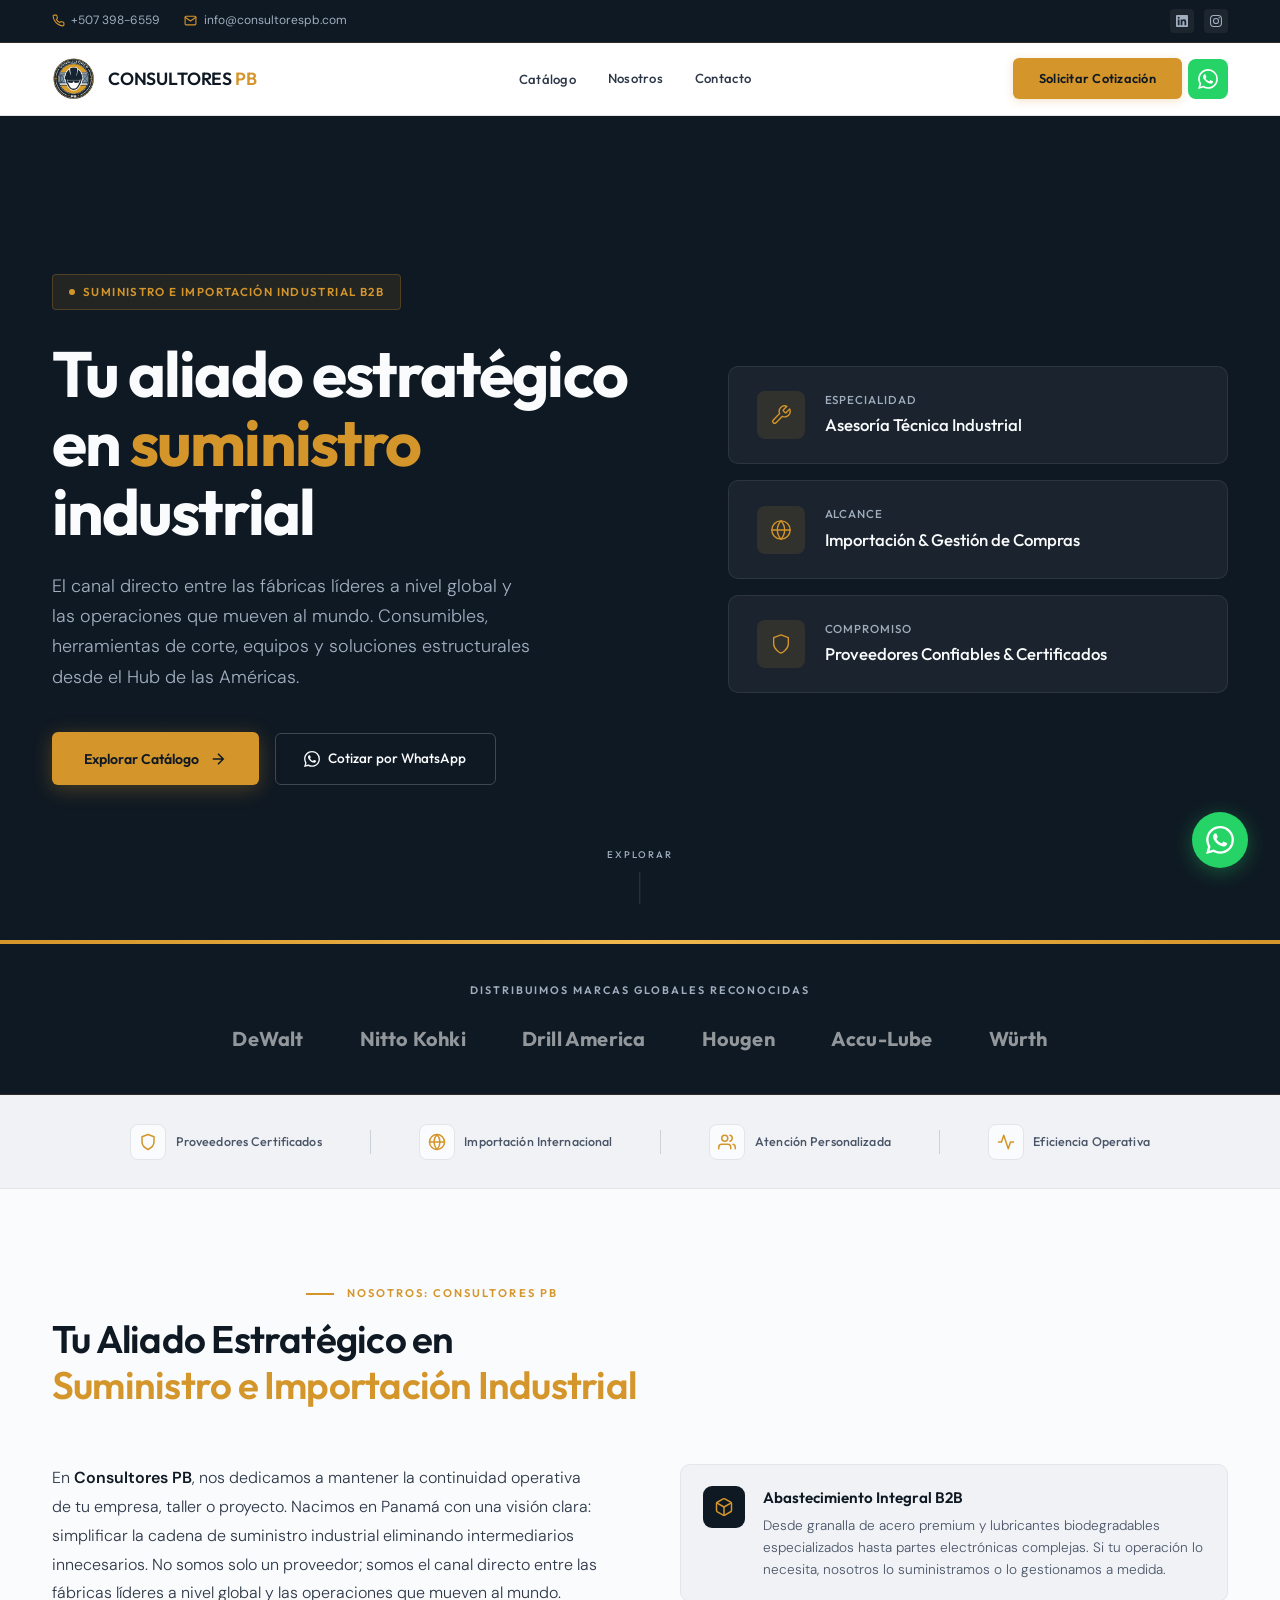
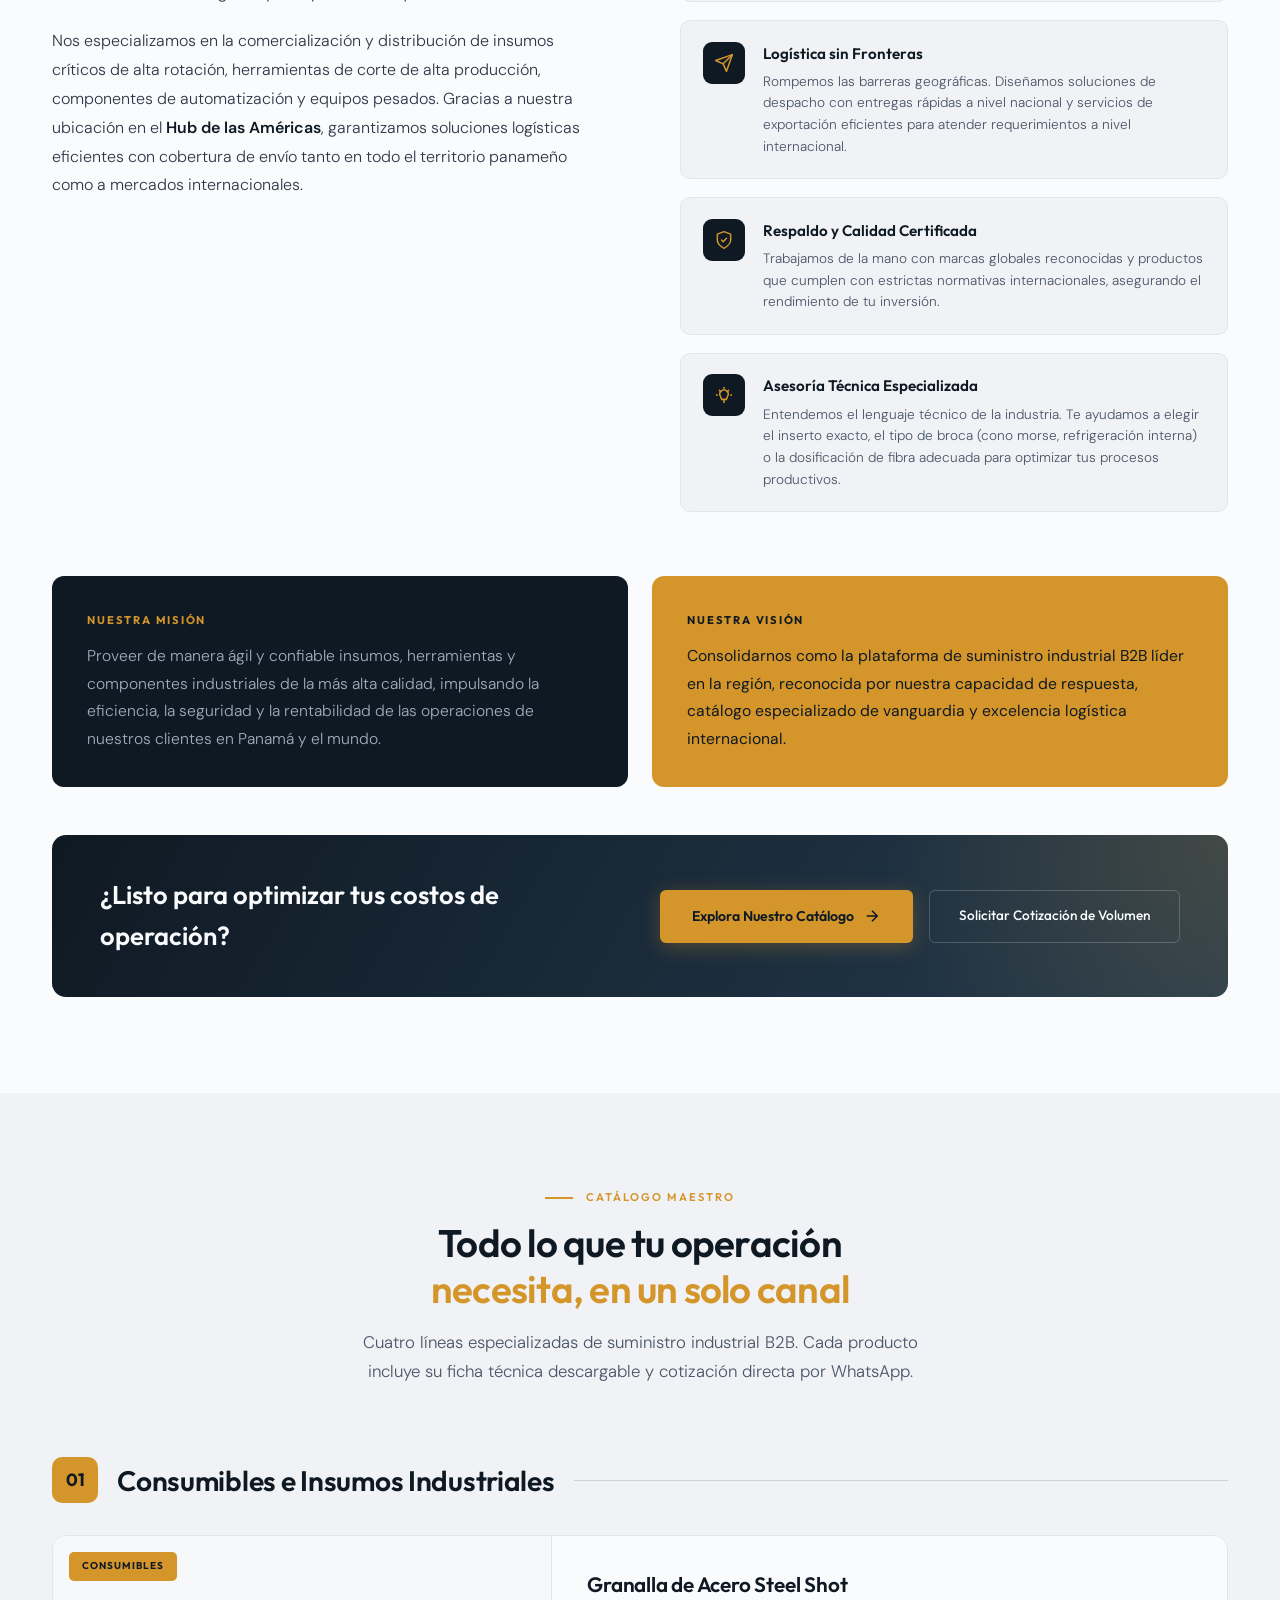
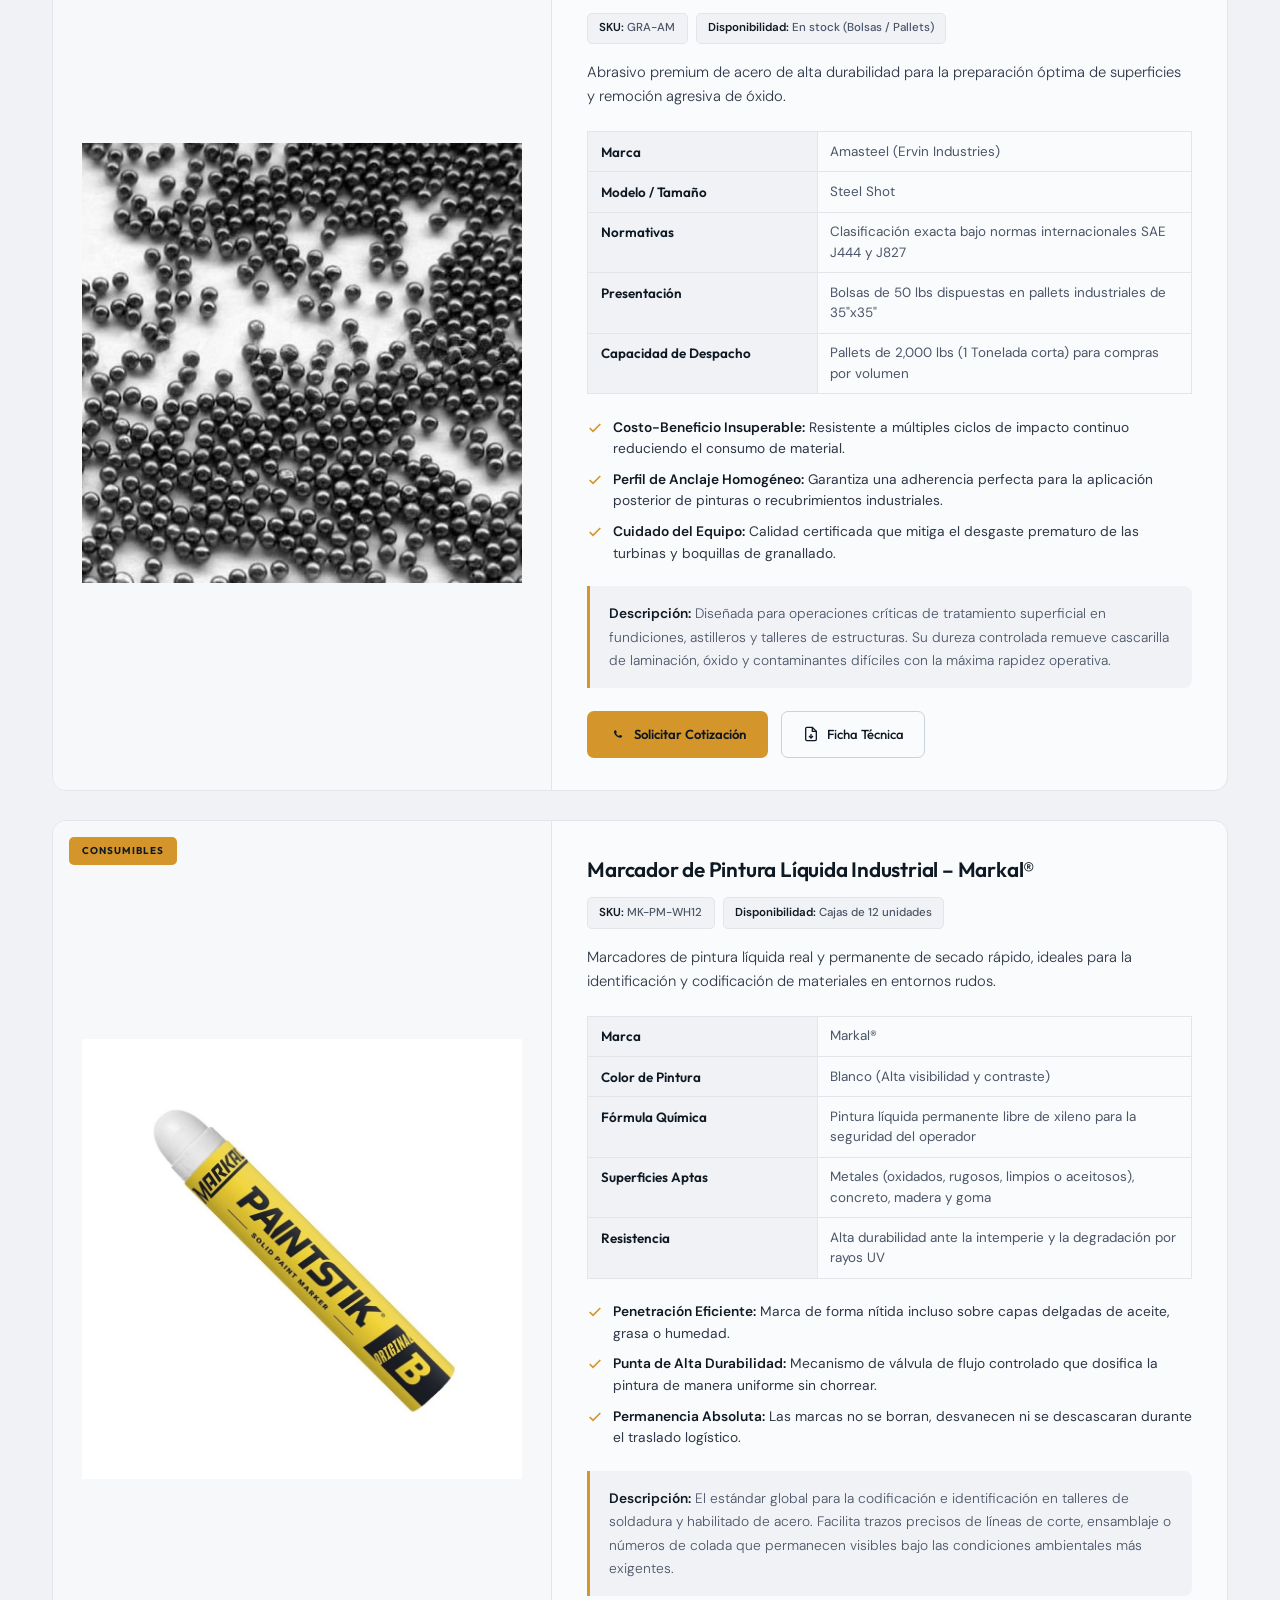
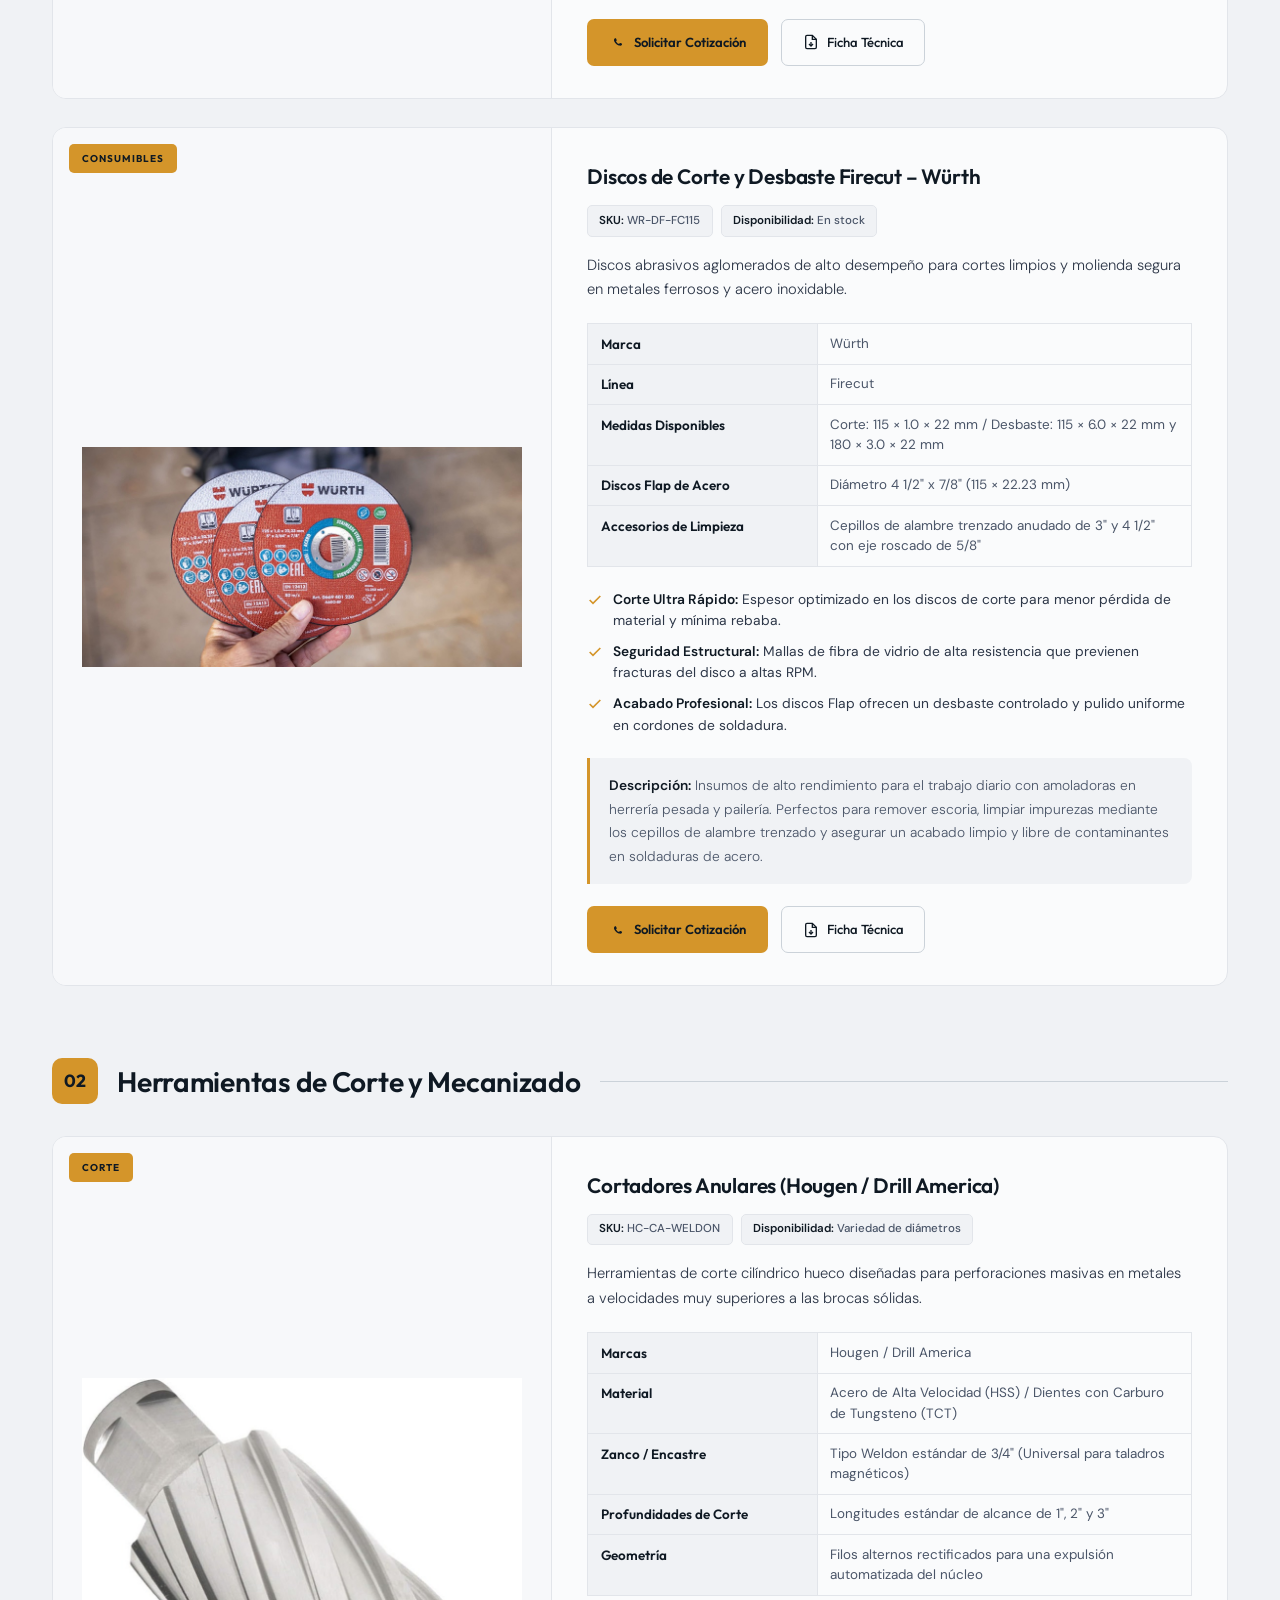
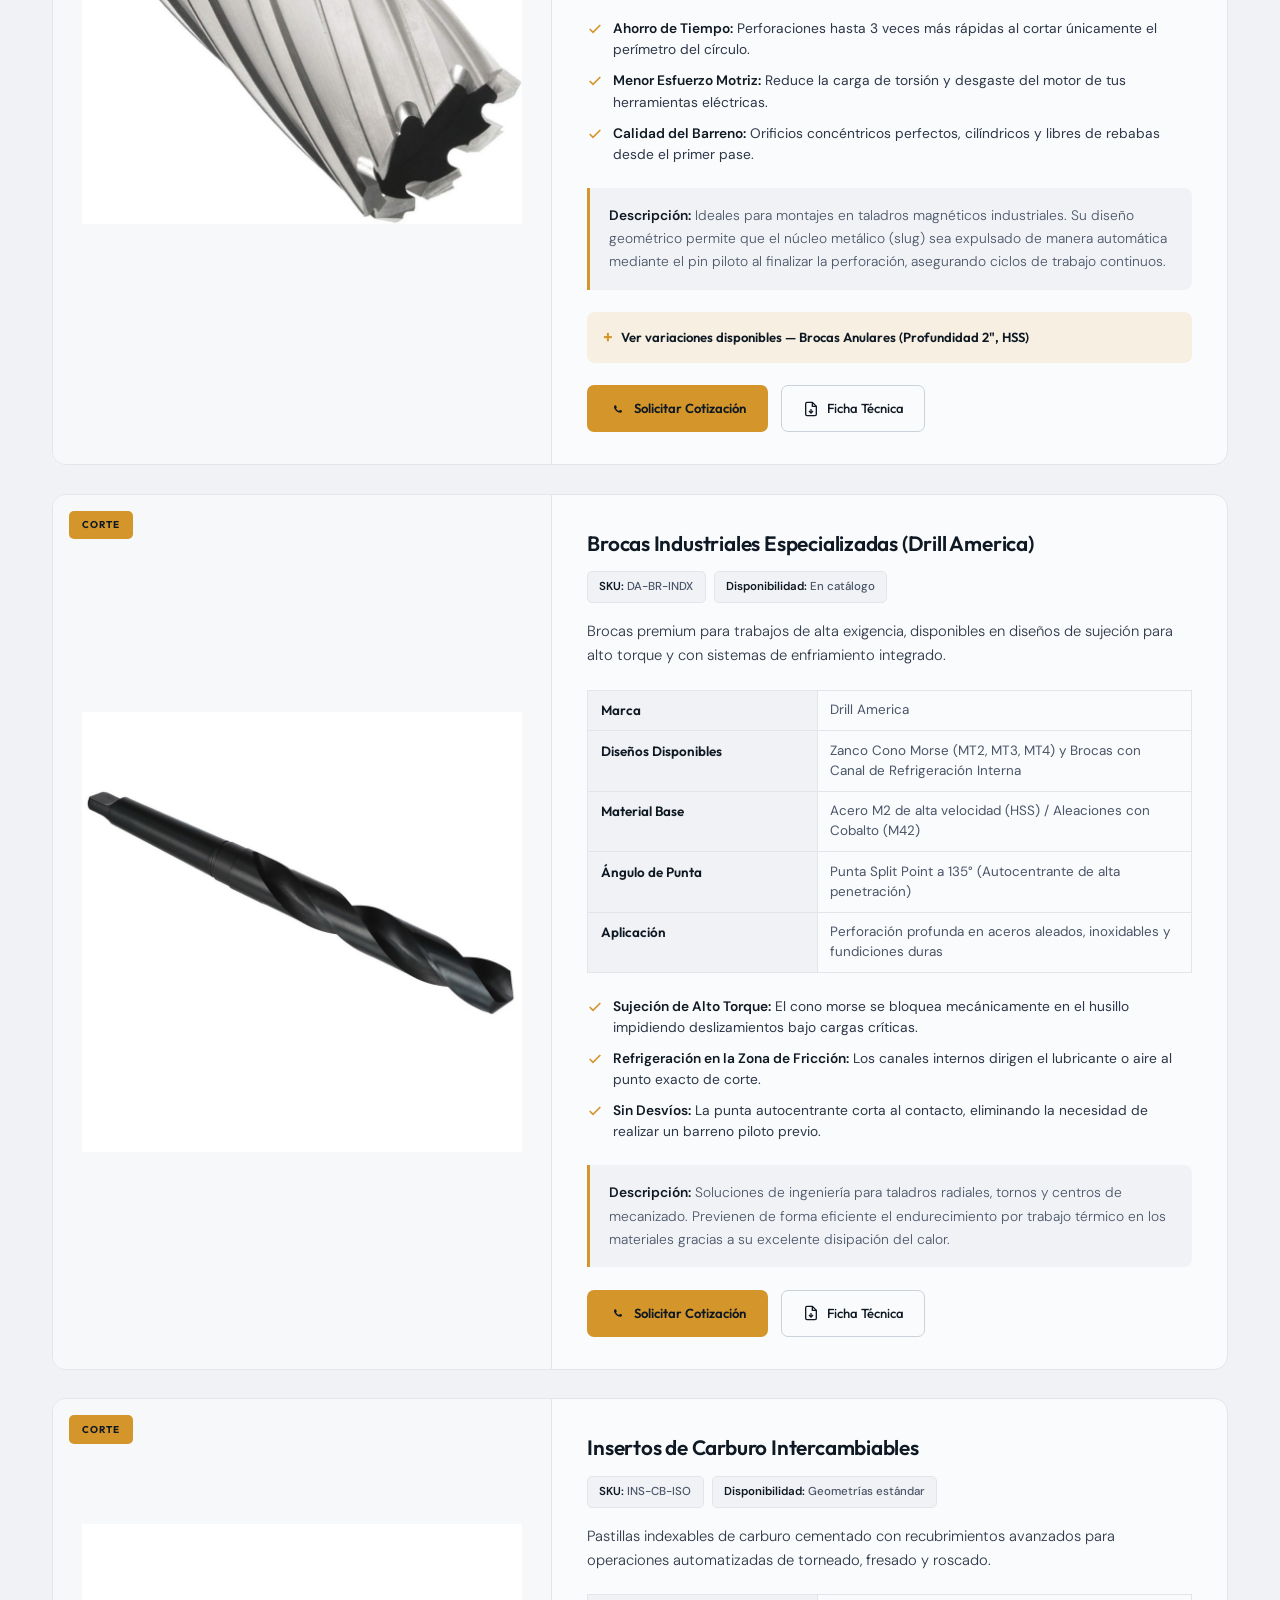
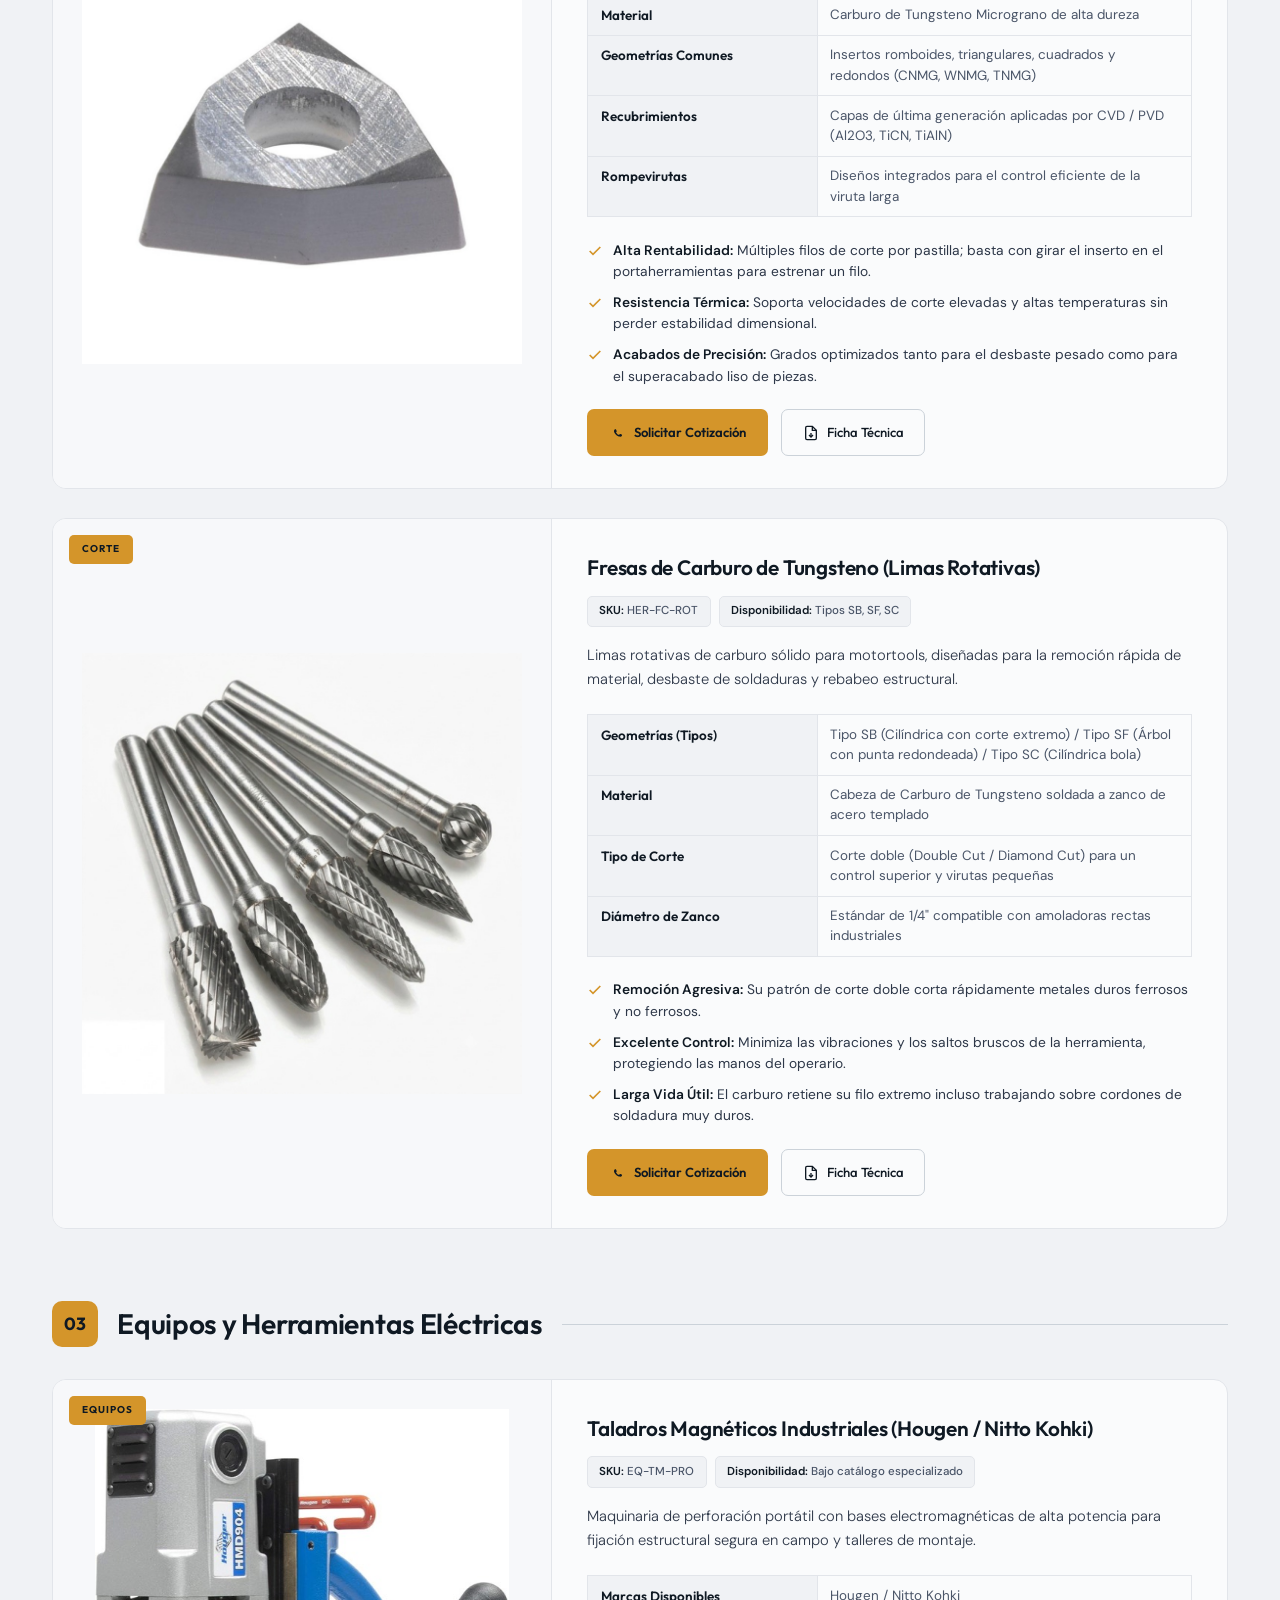
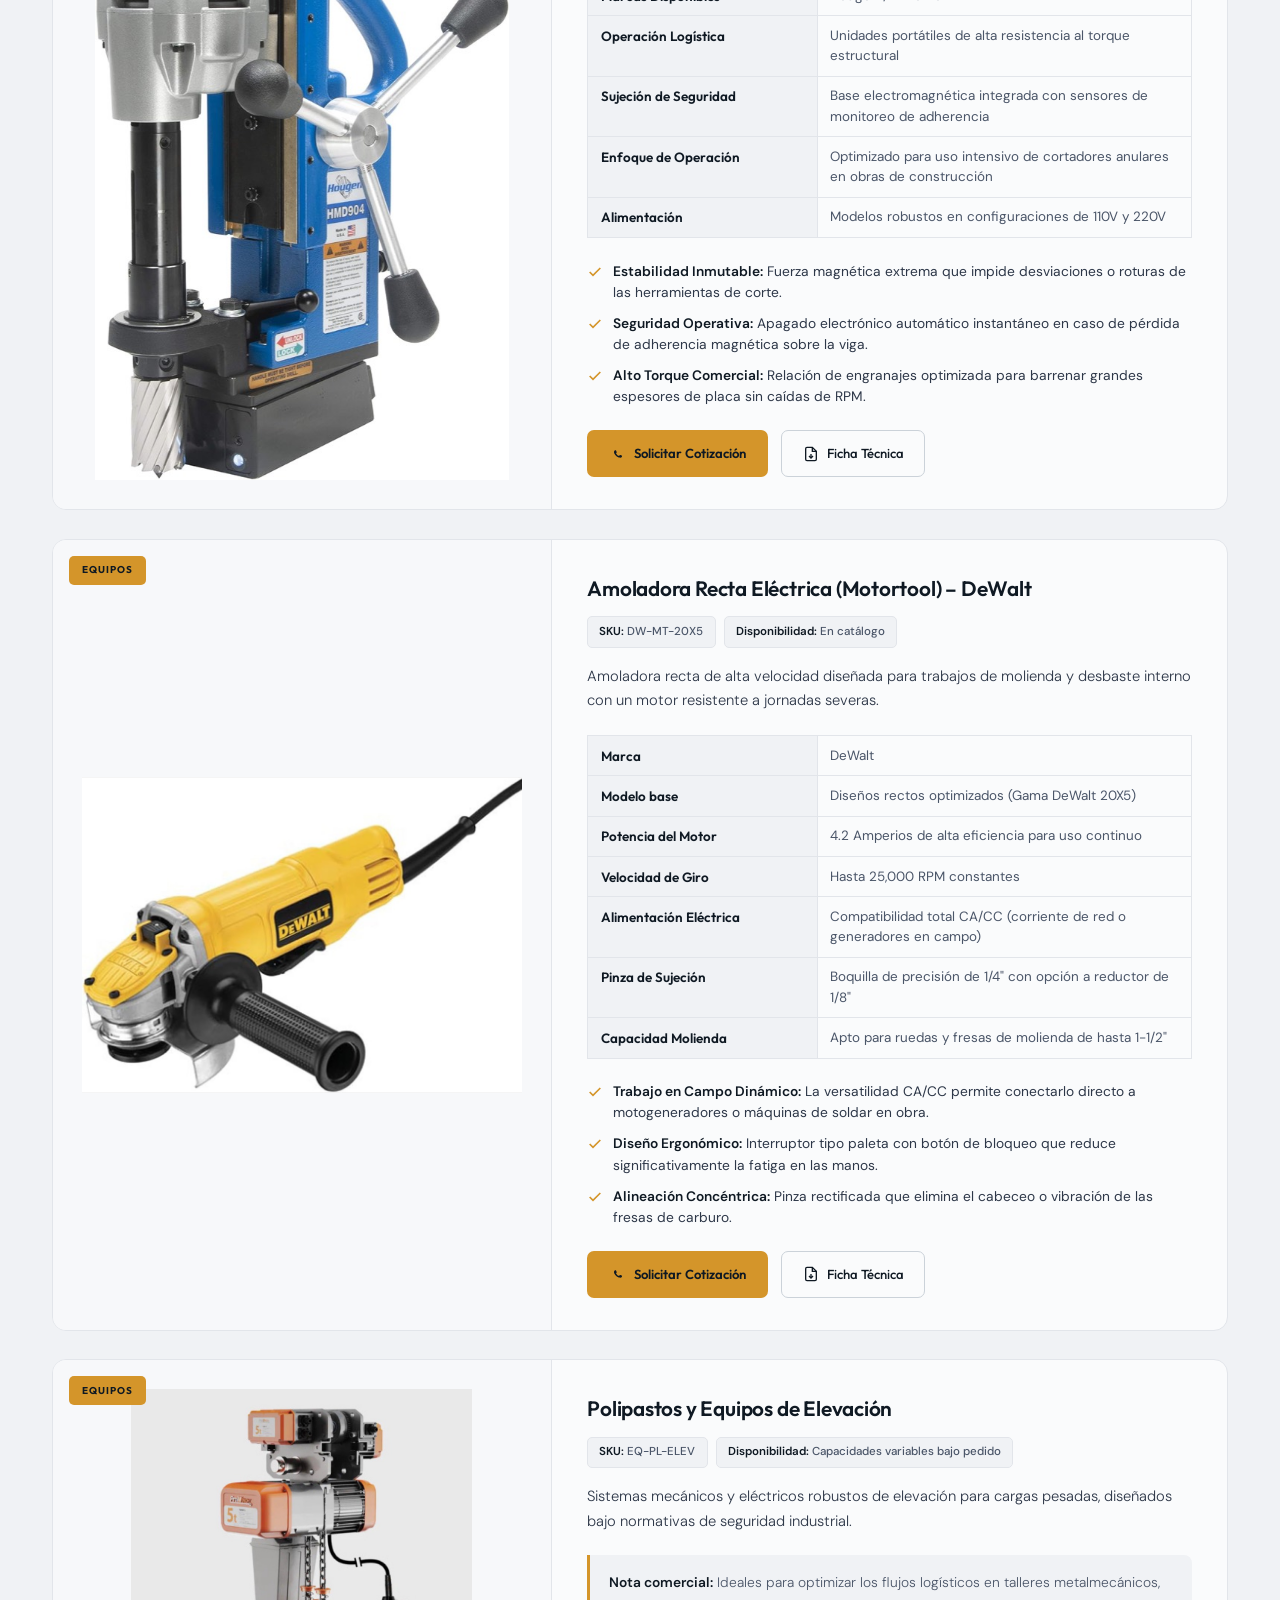
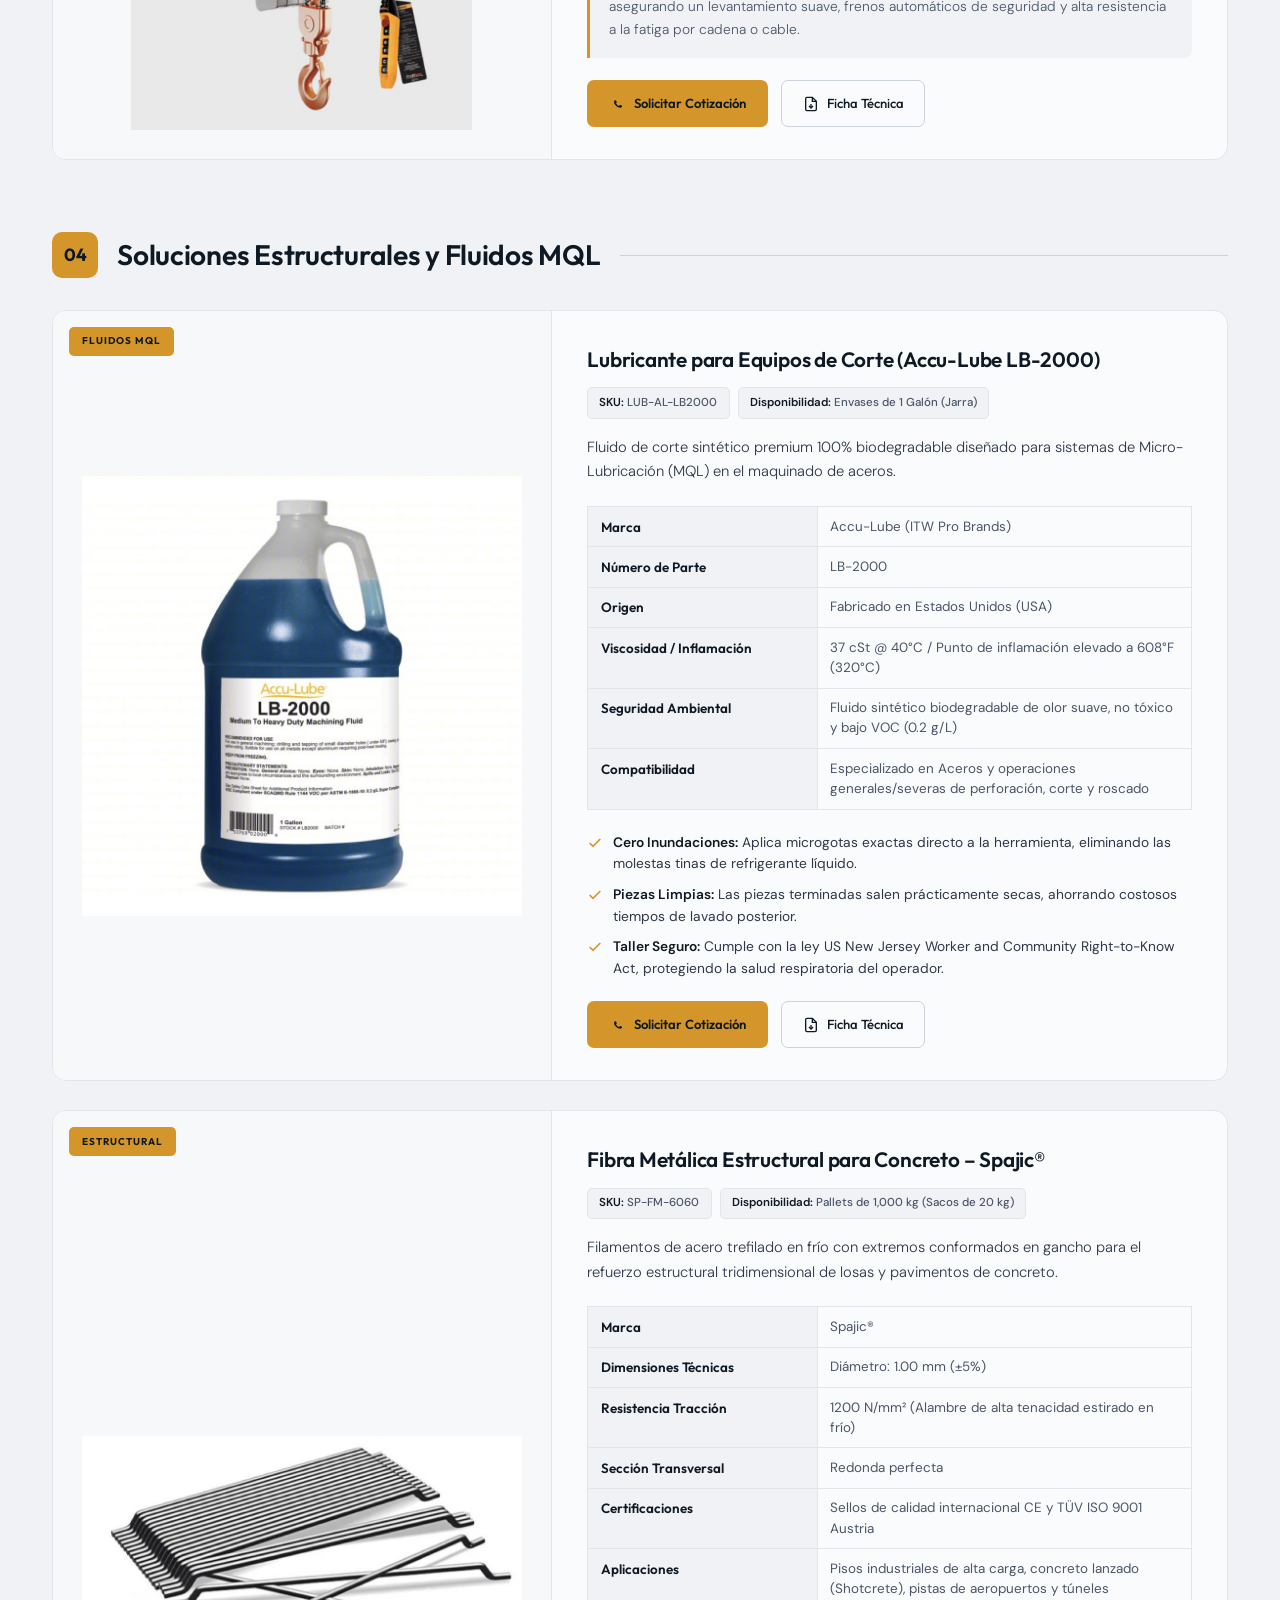
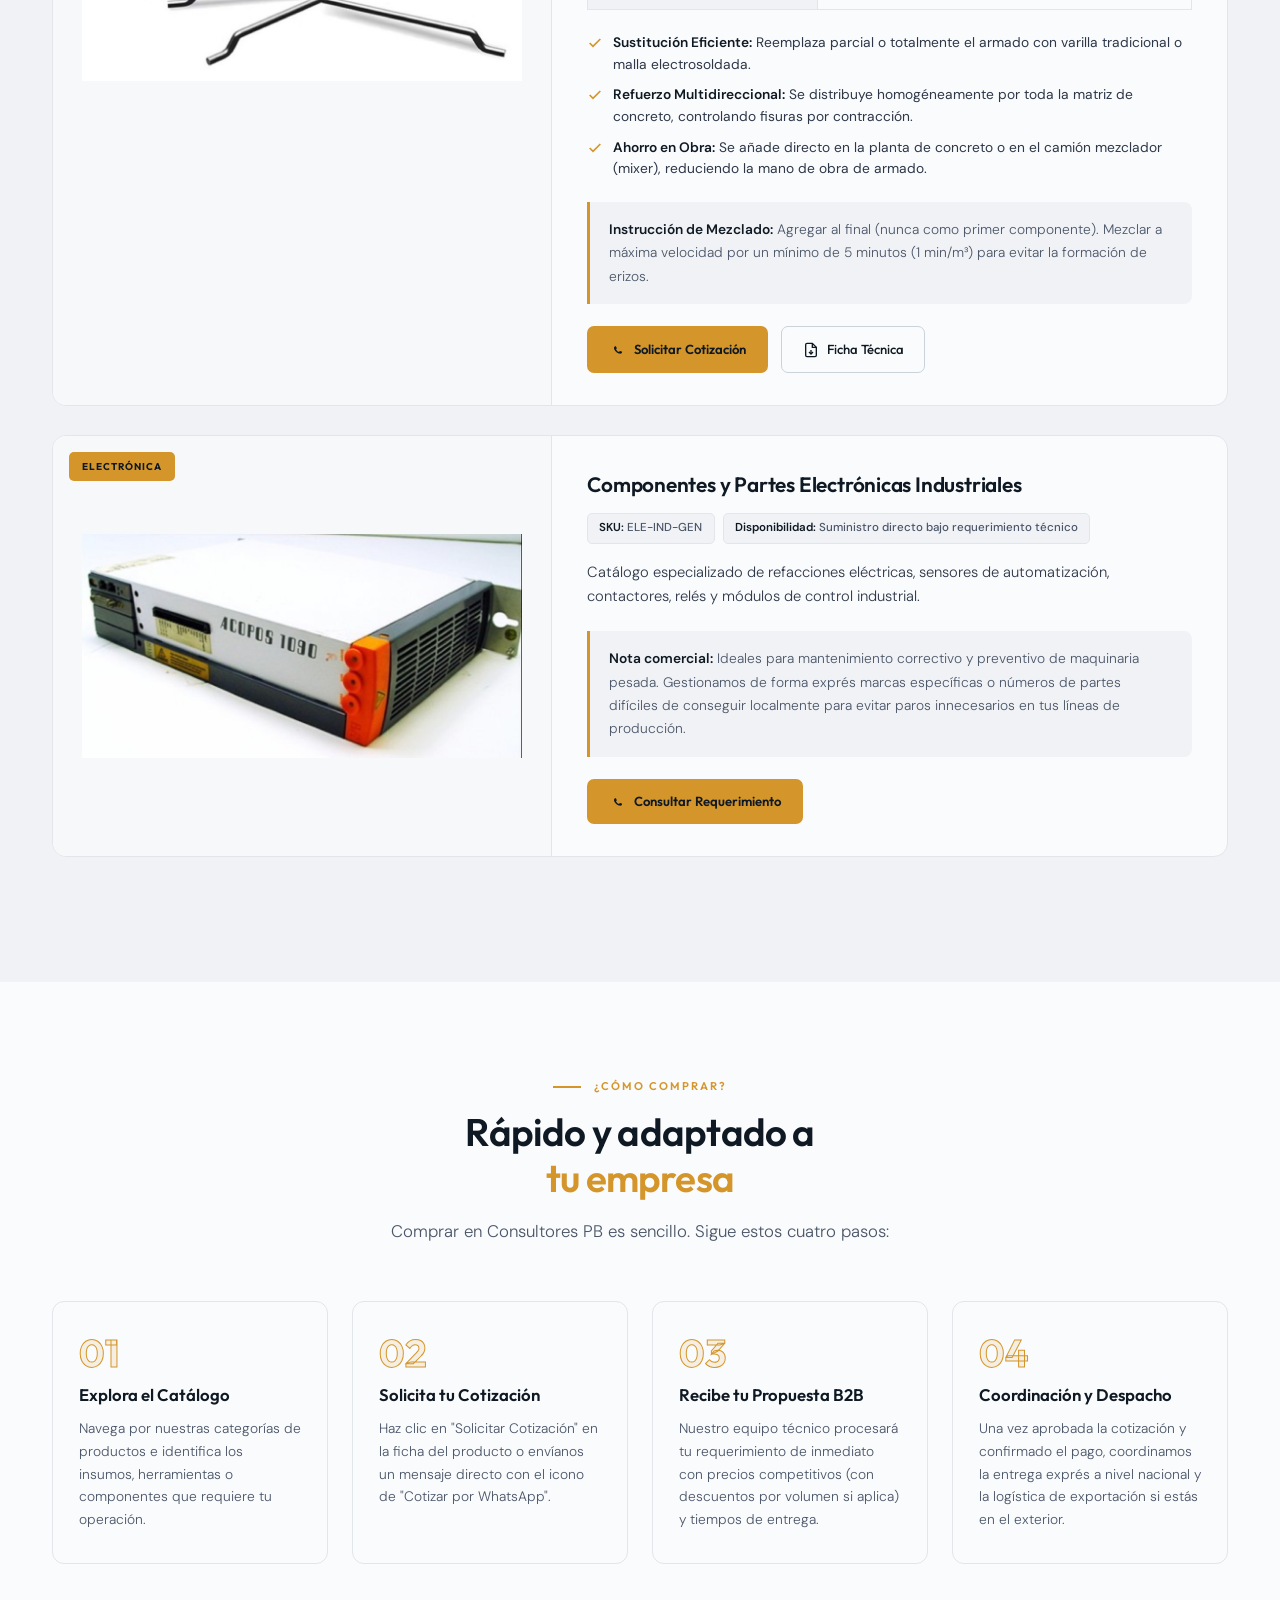
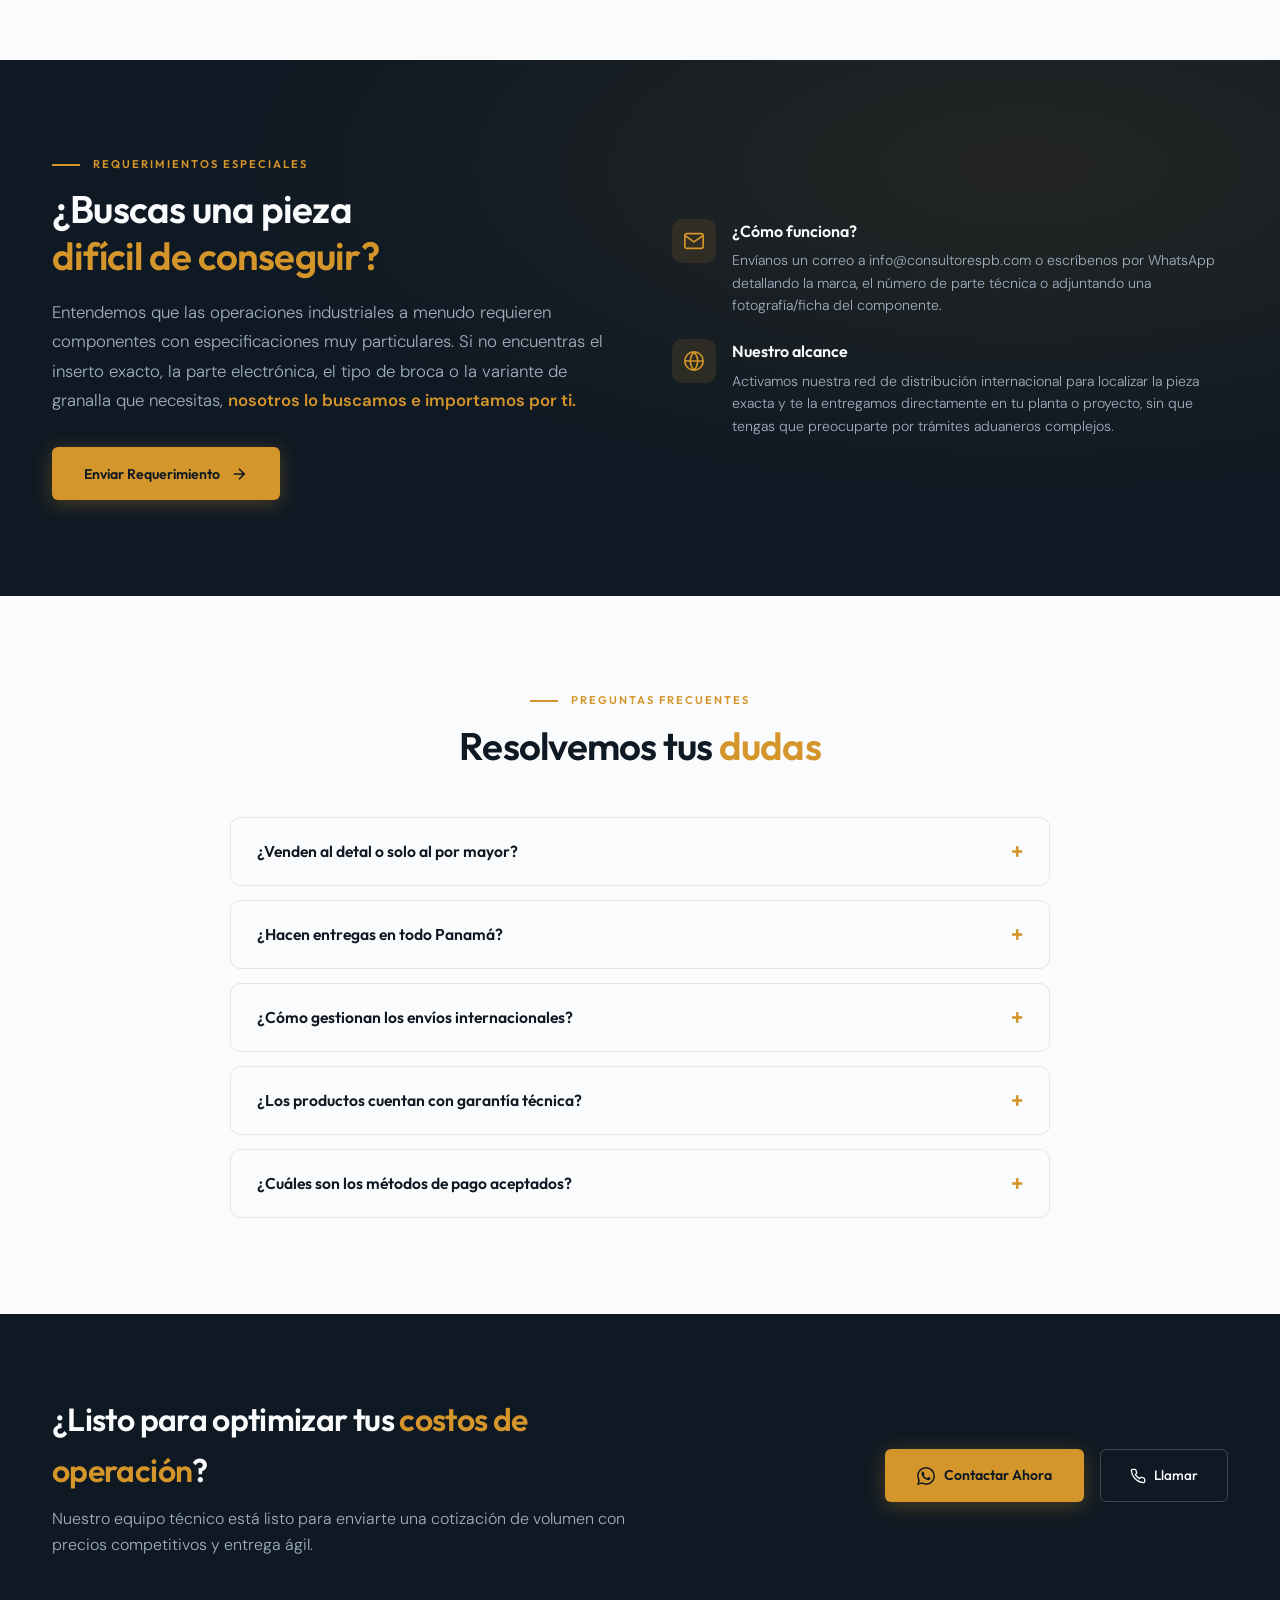
<file: index.html>
<!DOCTYPE html>
<html lang="es">
<head>
  <meta charset="UTF-8">
  <meta name="viewport" content="width=device-width, initial-scale=1.0">
  <title>Suministro Industrial B2B en Panamá | Consultores PB</title>
  <meta name="description" content="Suministro e importación industrial B2B en Panamá: consumibles, herramientas de corte, equipos eléctricos y soluciones estructurales. Cotiza hoy.">
  <meta name="keywords" content="suministro industrial, importación B2B, herramientas de corte, granalla de acero, taladros magnéticos, insertos de carburo, Panamá, DeWalt, Hougen, Drill America, Würth, Accu-Lube, Nitto Kohki">
  <meta name="author" content="Consultores PB">
  <meta name="robots" content="index, follow">
  <meta name="theme-color" content="#0F1923">

  <!-- Open Graph (previsualización al compartir el link) -->
  <meta property="og:type" content="website">
  <meta property="og:title" content="Consultores PB — Suministro e Importación Industrial B2B">
  <meta property="og:description" content="Tu aliado estratégico en suministro e importación industrial en Panamá. El canal directo entre las fábricas líderes globales y tu operación.">
  <meta property="og:locale" content="es_PA">
  <meta property="og:site_name" content="Consultores PB">
  <meta property="og:url" content="https://grupoconsultorespb.com/">
  <meta property="og:image" content="https://grupoconsultorespb.com/og-image.jpg">
  <meta property="og:image:width" content="1200">
  <meta property="og:image:height" content="630">
  <meta property="og:image:alt" content="Consultores PB — Suministro e Importación Industrial B2B en Panamá">

  <!-- Twitter Card -->
  <meta name="twitter:card" content="summary_large_image">
  <meta name="twitter:title" content="Consultores PB — Suministro e Importación Industrial B2B">
  <meta name="twitter:description" content="Tu aliado estratégico en suministro e importación industrial en Panamá. El canal directo entre las fábricas líderes globales y tu operación.">
  <meta name="twitter:image" content="https://grupoconsultorespb.com/og-image.jpg">

  <!-- Canonical -->
  <link rel="canonical" href="https://grupoconsultorespb.com/">

  <!-- Apple Touch Icon -->
  <link rel="apple-touch-icon" sizes="180x180" href="https://grupoconsultorespb.com/apple-touch-icon.png">

  <link rel="icon" type="image/svg+xml" href="data:image/svg+xml,%3Csvg xmlns='http://www.w3.org/2000/svg' viewBox='0 0 64 64'%3E%3Ccircle cx='32' cy='32' r='30' fill='%230F1923' stroke='%23D4952A' stroke-width='2'/%3E%3Cpath d='M20 38h24M22 34h20M18 42h28' stroke='%23D4952A' stroke-width='1.5' fill='none'/%3E%3Cpath d='M24 30l8-14 8 14' fill='%23D4952A'/%3E%3C/svg%3E">

  <!-- Preload hero LCP image -->
  <link rel="preload" as="image" href="https://images.unsplash.com/photo-1770372762108-acee3a5acc52?w=1600&q=80">

  <link rel="preconnect" href="https://fonts.googleapis.com">
  <link rel="preconnect" href="https://fonts.gstatic.com" crossorigin>
  <link href="https://fonts.googleapis.com/css2?family=Outfit:wght@300;400;500;600;700&family=DM+Sans:ital,opsz,wght@0,9..40,300;0,9..40,400;0,9..40,500;1,9..40,300;1,9..40,400&display=swap" rel="stylesheet">

  <style>
    :root {
      --navy: #0F1923;
      --navy-light: #162330;
      --navy-mid: #1A2D3D;
      --navy-soft: #243B4F;
      --amber: #D4952A;
      --amber-light: #E8A93E;
      --amber-glow: #F0B84D;
      --amber-pale: rgba(212, 149, 42, 0.12);
      --steel: #4A5568;
      --steel-light: #718096;
      --steel-pale: #A0AEC0;
      --slate: #2D3748;
      --white: #FAFBFC;
      --white-warm: #F7F8FA;
      --gray-50: #F0F2F5;
      --gray-100: #E2E5EA;
      --gray-200: #CBD2D9;
      --text-dark: #0F1923;
      --text-body: #2D3748;
      --text-muted: #4A5568;
      --text-light: #CBD2D9;
      --font-display: 'Outfit', sans-serif;
      --font-body: 'DM Sans', sans-serif;
      --ease-power: cubic-bezier(0.16, 1, 0.3, 1);
      --ease-snap: cubic-bezier(0.34, 1.56, 0.64, 1);
    }

    *, *::before, *::after { margin: 0; padding: 0; box-sizing: border-box; }

    html {
      scroll-behavior: smooth;
      -webkit-font-smoothing: antialiased;
      -moz-osx-font-smoothing: grayscale;
    }

    body {
      font-family: var(--font-body);
      background: var(--white);
      color: var(--text-dark);
      overflow-x: hidden;
      line-height: 1.6;
    }

    ::selection { background: var(--amber); color: var(--navy); }
    img { max-width: 100%; display: block; }
    a { text-decoration: none; color: inherit; }
    button { cursor: pointer; border: none; background: none; font-family: inherit; }

    ::-webkit-scrollbar { width: 6px; }
    ::-webkit-scrollbar-track { background: var(--navy); }
    ::-webkit-scrollbar-thumb { background: var(--amber); border-radius: 3px; }

    /* ─── UTILITY ─── */
    .container { max-width: 1240px; margin: 0 auto; padding: 0 2rem; }

    /* ─── REVEALS ─── */
    .rv {
      opacity: 0; transform: translateY(40px);
      transition: opacity 0.8s var(--ease-power), transform 0.8s var(--ease-power);
    }
    .rv.v { opacity: 1; transform: translateY(0); }
    .rv-d1 { transition-delay: 0.1s; }
    .rv-d2 { transition-delay: 0.2s; }
    .rv-d3 { transition-delay: 0.3s; }
    .rv-d4 { transition-delay: 0.4s; }
    .rv-d5 { transition-delay: 0.5s; }
    .rv-d6 { transition-delay: 0.6s; }

    /* ─── TOPBAR ─── */
    .topbar {
      background: var(--navy);
      padding: 0.55rem 0;
      font-family: var(--font-body);
      font-size: 0.75rem;
      color: var(--steel-pale);
      border-bottom: 1px solid rgba(212, 149, 42, 0.15);
    }
    .topbar-inner {
      max-width: 1240px; margin: 0 auto; padding: 0 2rem;
      display: flex; justify-content: space-between; align-items: center;
    }
    .topbar-left { display: flex; align-items: center; gap: 1.5rem; }
    .topbar-item { display: flex; align-items: center; gap: 0.4rem; }
    .topbar-item svg { width: 13px; height: 13px; color: var(--amber); }
    .topbar-right { display: flex; align-items: center; gap: 1rem; }
    .topbar-social { display: flex; align-items: center; gap: 0.6rem; }
    .topbar-social a {
      width: 24px; height: 24px; display: flex; align-items: center; justify-content: center;
      border-radius: 4px; background: rgba(255,255,255,0.06);
      transition: background 0.3s, transform 0.3s;
    }
    .topbar-social a:hover { background: var(--amber); transform: translateY(-1px); }
    .topbar-social a svg { width: 12px; height: 12px; color: var(--steel-pale); }
    .topbar-social a:hover svg { color: var(--navy); }

    /* ─── NAV ─── */
    nav {
      position: sticky; top: 0; z-index: 100;
      background: rgba(255, 255, 255, 0.92);
      backdrop-filter: blur(20px); -webkit-backdrop-filter: blur(20px);
      border-bottom: 1px solid var(--gray-100);
      transition: all 0.4s;
    }
    nav.scrolled {
      background: rgba(255, 255, 255, 0.97);
      box-shadow: 0 1px 30px rgba(15, 25, 35, 0.06);
    }
    .nav-inner {
      max-width: 1240px; margin: 0 auto; padding: 0 2rem;
      display: flex; justify-content: space-between; align-items: center;
      height: 72px; transition: height 0.4s;
    }
    nav.scrolled .nav-inner { height: 62px; }
    .nav-brand { display: flex; align-items: center; gap: 0.75rem; }
    .nav-logo {
      width: 44px; height: 44px; border-radius: 50%;
      object-fit: contain; transition: transform 0.3s;
    }
    nav.scrolled .nav-logo { width: 38px; height: 38px; }
    .nav-brand-text {
      font-family: var(--font-display); font-weight: 600;
      font-size: 1.1rem; color: var(--navy); letter-spacing: -0.01em;
    }
    .nav-brand-text span { color: var(--amber); }
    .nav-links { display: flex; align-items: center; gap: 2rem; }
    .nav-links a {
      font-family: var(--font-display); font-size: 0.82rem; font-weight: 500;
      letter-spacing: 0.02em; color: var(--text-body);
      position: relative; padding: 0.3rem 0; transition: color 0.3s;
    }
    .nav-links a::after {
      content: ''; position: absolute; bottom: -2px; left: 0;
      width: 0; height: 2px; background: var(--amber);
      transition: width 0.4s var(--ease-power);
    }
    .nav-links a:hover { color: var(--navy); }
    .nav-links a:hover::after { width: 100%; }

    .nav-cta {
      font-family: var(--font-display); font-size: 0.8rem; font-weight: 600;
      letter-spacing: 0.02em; padding: 0.65rem 1.6rem;
      background: var(--amber); color: var(--navy);
      border-radius: 6px; transition: all 0.3s var(--ease-power);
      box-shadow: 0 2px 8px rgba(212, 149, 42, 0.25);
    }
    .nav-cta:hover {
      background: var(--amber-light); transform: translateY(-1px);
      box-shadow: 0 4px 16px rgba(212, 149, 42, 0.35);
    }

    .nav-hamburger {
      display: none; flex-direction: column; gap: 5px; padding: 6px; cursor: pointer;
    }
    .nav-hamburger span {
      display: block; width: 24px; height: 2px;
      background: var(--navy); transition: all 0.3s;
      border-radius: 2px;
    }
    .nav-hamburger.open span:nth-child(1) { transform: rotate(45deg) translate(5px, 5px); }
    .nav-hamburger.open span:nth-child(2) { opacity: 0; }
    .nav-hamburger.open span:nth-child(3) { transform: rotate(-45deg) translate(5px, -5px); }

    /* ─── HERO ─── */
    .hero {
      min-height: 92vh; display: flex; align-items: center;
      position: relative; overflow: hidden;
      background: var(--navy);
    }
    .hero-bg {
      position: absolute; inset: 0;
      background: url('https://images.unsplash.com/photo-1770372762108-acee3a5acc52?w=1600&q=80') center/cover;
      filter: brightness(0.35) contrast(1.1);
    }
    .hero-grid-overlay {
      position: absolute; inset: 0;
      background:
        linear-gradient(90deg, rgba(15,25,35,0.5) 1px, transparent 1px),
        linear-gradient(rgba(15,25,35,0.5) 1px, transparent 1px);
      background-size: 80px 80px;
      opacity: 0.15;
    }
    .hero-gradient {
      position: absolute; inset: 0;
      background: linear-gradient(135deg, rgba(15,25,35,0.85) 0%, rgba(15,25,35,0.5) 40%, rgba(15,25,35,0.7) 100%);
    }
    .hero-amber-line {
      position: absolute; bottom: 0; left: 0; right: 0;
      height: 4px; background: linear-gradient(90deg, var(--amber), var(--amber-glow), var(--amber));
    }
    .hero-content {
      position: relative; z-index: 2;
      max-width: 1240px; margin: 0 auto; padding: 0 2rem;
      display: grid; grid-template-columns: 1.1fr 0.9fr; gap: 4rem; align-items: center;
      width: 100%;
    }
    .hero-left { padding: 2rem 0; }
    .hero-badge {
      display: inline-flex; align-items: center; gap: 0.5rem;
      font-family: var(--font-display); font-size: 0.72rem; font-weight: 600;
      letter-spacing: 0.12em; text-transform: uppercase;
      color: var(--amber); padding: 0.5rem 1rem;
      background: rgba(212, 149, 42, 0.1);
      border: 1px solid rgba(212, 149, 42, 0.25);
      border-radius: 4px; margin-bottom: 1.8rem;
      opacity: 0; animation: fadeIn 1s var(--ease-power) 0.3s forwards;
    }
    .hero-badge-dot {
      width: 6px; height: 6px; border-radius: 50%;
      background: var(--amber); animation: pulse 2s ease infinite;
    }
    @keyframes pulse {
      0%, 100% { opacity: 1; transform: scale(1); }
      50% { opacity: 0.5; transform: scale(0.8); }
    }
    .hero-title {
      font-family: var(--font-display);
      font-size: clamp(2.8rem, 5vw, 4rem);
      font-weight: 700; line-height: 1.08;
      color: var(--white);
      letter-spacing: -0.03em;
      margin-bottom: 1.5rem;
      opacity: 0; transform: translateY(30px);
      animation: fadeUp 1.2s var(--ease-power) 0.5s forwards;
    }
    .hero-title .accent { color: var(--amber); }
    .hero-desc {
      font-family: var(--font-body); font-size: 1.12rem; font-weight: 300;
      line-height: 1.7; color: var(--steel-pale);
      max-width: 480px; margin-bottom: 2.5rem;
      opacity: 0; transform: translateY(20px);
      animation: fadeUp 1s var(--ease-power) 0.8s forwards;
    }
    .hero-actions {
      display: flex; align-items: center; gap: 1rem; flex-wrap: wrap;
      opacity: 0; animation: fadeUp 1s var(--ease-power) 1s forwards;
    }
    .btn-primary {
      display: inline-flex; align-items: center; gap: 0.6rem;
      font-family: var(--font-display); font-size: 0.88rem; font-weight: 600;
      padding: 0.95rem 2rem; background: var(--amber); color: var(--navy);
      border-radius: 6px; transition: all 0.35s var(--ease-power);
      box-shadow: 0 4px 20px rgba(212, 149, 42, 0.3);
    }
    .btn-primary:hover {
      background: var(--amber-light); transform: translateY(-2px);
      box-shadow: 0 8px 30px rgba(212, 149, 42, 0.4);
    }
    .btn-primary svg { width: 18px; height: 18px; }
    .btn-ghost {
      display: inline-flex; align-items: center; gap: 0.5rem;
      font-family: var(--font-display); font-size: 0.85rem; font-weight: 500;
      padding: 0.9rem 1.8rem; color: var(--white);
      border: 1.5px solid rgba(255,255,255,0.2);
      border-radius: 6px; transition: all 0.35s var(--ease-power);
    }
    .btn-ghost:hover {
      border-color: var(--amber); color: var(--amber);
      background: rgba(212, 149, 42, 0.08);
    }

    .hero-right {
      display: flex; flex-direction: column; gap: 1rem;
      opacity: 0; animation: fadeIn 1.2s var(--ease-power) 1.2s forwards;
    }
    .hero-stat-card {
      background: rgba(255,255,255,0.05);
      border: 1px solid rgba(255,255,255,0.08);
      backdrop-filter: blur(10px); -webkit-backdrop-filter: blur(10px);
      border-radius: 10px; padding: 1.5rem 1.8rem;
      display: flex; align-items: center; gap: 1.2rem;
      transition: all 0.4s var(--ease-power);
    }
    .hero-stat-card:hover {
      background: rgba(212, 149, 42, 0.08);
      border-color: rgba(212, 149, 42, 0.2);
      transform: translateX(6px);
    }
    .hero-stat-icon {
      width: 48px; height: 48px; border-radius: 8px;
      background: rgba(212, 149, 42, 0.12);
      display: flex; align-items: center; justify-content: center;
      flex-shrink: 0;
    }
    .hero-stat-icon svg { width: 22px; height: 22px; color: var(--amber); }
    .hero-stat-label {
      font-family: var(--font-display); font-size: 0.72rem; font-weight: 500;
      letter-spacing: 0.08em; text-transform: uppercase; color: var(--steel-pale);
      margin-bottom: 0.2rem;
    }
    .hero-stat-value {
      font-family: var(--font-display); font-size: 1.05rem; font-weight: 500;
      color: var(--white);
    }

    .hero-scroll {
      position: absolute; bottom: 2.5rem; left: 50%; transform: translateX(-50%);
      display: flex; flex-direction: column; align-items: center; gap: 0.6rem;
      z-index: 2; opacity: 0; animation: fadeIn 1s var(--ease-power) 1.8s forwards;
    }
    .hero-scroll span {
      font-family: var(--font-display); font-size: 0.6rem; font-weight: 500;
      letter-spacing: 0.2em; text-transform: uppercase; color: var(--steel-pale);
    }
    .scroll-line {
      width: 1px; height: 32px; background: rgba(255,255,255,0.15);
      position: relative; overflow: hidden;
    }
    .scroll-line::after {
      content: ''; position: absolute; top: -100%; left: 0;
      width: 100%; height: 100%; background: var(--amber);
      animation: scrollDrop 2.2s ease-in-out infinite;
    }
    @keyframes scrollDrop { 0% { top: -100%; } 50% { top: 100%; } 100% { top: 100%; } }
    @keyframes fadeIn { to { opacity: 1; } }
    @keyframes fadeUp { to { opacity: 1; transform: translateY(0); } }

    /* ─── TRUST BAR ─── */
    .trust-bar {
      background: var(--gray-50); border-bottom: 1px solid var(--gray-100);
      padding: 1.8rem 0;
    }
    .trust-inner {
      max-width: 1240px; margin: 0 auto; padding: 0 2rem;
      display: flex; align-items: center; justify-content: center; gap: 3rem;
      flex-wrap: wrap;
    }
    .trust-item {
      display: flex; align-items: center; gap: 0.6rem;
      font-family: var(--font-display); font-size: 0.78rem; font-weight: 500;
      color: var(--steel); letter-spacing: 0.01em;
    }
    .trust-icon {
      width: 36px; height: 36px; border-radius: 8px;
      background: var(--white); border: 1px solid var(--gray-100);
      display: flex; align-items: center; justify-content: center;
    }
    .trust-icon svg { width: 18px; height: 18px; color: var(--amber); }
    .trust-separator { width: 1px; height: 24px; background: var(--gray-200); }

    /* ─── SECTION COMMON ─── */
    section { padding: 6rem 0; }
    .section-label {
      font-family: var(--font-display); font-size: 0.7rem; font-weight: 600;
      letter-spacing: 0.18em; text-transform: uppercase; color: var(--amber);
      margin-bottom: 0.8rem; display: flex; align-items: center; gap: 0.8rem;
    }
    .section-label::before {
      content: ''; width: 28px; height: 2px; background: var(--amber);
    }
    .section-title {
      font-family: var(--font-display);
      font-size: clamp(1.8rem, 3vw, 2.6rem);
      font-weight: 600; line-height: 1.2;
      color: var(--text-dark); letter-spacing: -0.02em;
    }
    .section-title .accent { color: var(--amber); }
    .section-subtitle {
      font-family: var(--font-body); font-size: 1.05rem; font-weight: 300;
      line-height: 1.7; color: var(--text-muted);
      max-width: 560px; margin-top: 1rem;
    }

    /* ─── ABOUT ─── */
    .about { background: var(--white); }
    .about-grid {
      display: grid; grid-template-columns: 1fr 1fr;
      gap: 5rem; align-items: center;
    }
    .about-image-stack { position: relative; }
    .about-img-main {
      border-radius: 10px; overflow: hidden;
      box-shadow: 0 20px 60px rgba(15, 25, 35, 0.1);
      position: relative;
    }
    .about-img-main img {
      width: 100%; height: 420px; object-fit: cover;
      filter: brightness(0.95) contrast(1.05);
    }
    .about-img-accent {
      position: absolute; bottom: -30px; right: -30px;
      width: 200px; height: 200px; border-radius: 10px;
      overflow: hidden; border: 4px solid var(--white);
      box-shadow: 0 12px 40px rgba(15, 25, 35, 0.12);
    }
    .about-img-accent img { width: 100%; height: 100%; object-fit: cover; }
    .about-counter {
      position: absolute; top: -20px; left: -20px;
      background: var(--amber); color: var(--navy);
      padding: 1.2rem 1.5rem; border-radius: 10px;
      box-shadow: 0 8px 24px rgba(212, 149, 42, 0.3);
    }
    .about-counter-num {
      font-family: var(--font-display); font-size: 2rem; font-weight: 700;
      line-height: 1;
    }
    .about-counter-label {
      font-family: var(--font-display); font-size: 0.68rem; font-weight: 500;
      letter-spacing: 0.04em; margin-top: 0.2rem;
    }
    .about-text { padding: 1rem 0; }
    .about-text .section-subtitle { margin-bottom: 2rem; }
    .about-values { display: flex; flex-direction: column; gap: 1.2rem; margin-bottom: 2.5rem; }
    .about-value {
      display: flex; align-items: flex-start; gap: 1rem;
      font-family: var(--font-body); font-size: 0.95rem;
      color: var(--text-body); line-height: 1.6;
    }
    .about-value-icon {
      width: 28px; height: 28px; border-radius: 6px;
      background: var(--amber-pale); display: flex;
      align-items: center; justify-content: center; flex-shrink: 0;
      margin-top: 2px;
    }
    .about-value-icon svg { width: 14px; height: 14px; color: var(--amber); }

    /* ─── SERVICES ─── */
    .services { background: var(--navy); color: var(--white); position: relative; overflow: hidden; }
    .services::before {
      content: ''; position: absolute; inset: 0;
      background:
        radial-gradient(ellipse at 20% 50%, rgba(212,149,42,0.06) 0%, transparent 60%),
        radial-gradient(ellipse at 80% 80%, rgba(212,149,42,0.04) 0%, transparent 60%);
    }
    .services .section-label::before { background: var(--amber); }
    .services .section-title { color: var(--white); }
    .services .section-subtitle { color: var(--steel-pale); }
    .services-header { text-align: center; margin-bottom: 4rem; position: relative; z-index: 1; }
    .services-header .section-label { justify-content: center; }
    .services-header .section-subtitle { margin-left: auto; margin-right: auto; }
    .services-grid {
      display: grid; grid-template-columns: repeat(3, 1fr);
      gap: 1.5rem; position: relative; z-index: 1;
    }
    .service-card {
      background: rgba(255,255,255,0.03);
      border: 1px solid rgba(255,255,255,0.06);
      border-radius: 10px; padding: 2.5rem 2rem;
      transition: all 0.5s var(--ease-power);
      position: relative; overflow: hidden;
    }
    .service-card::before {
      content: ''; position: absolute; top: 0; left: 0; right: 0;
      height: 3px; background: var(--amber);
      transform: scaleX(0); transform-origin: left;
      transition: transform 0.5s var(--ease-power);
    }
    .service-card:hover::before { transform: scaleX(1); }
    .service-card:hover {
      background: rgba(255,255,255,0.06);
      border-color: rgba(212, 149, 42, 0.2);
      transform: translateY(-4px);
    }
    .service-icon {
      width: 52px; height: 52px; border-radius: 10px;
      background: rgba(212, 149, 42, 0.1);
      display: flex; align-items: center; justify-content: center;
      margin-bottom: 1.5rem; transition: all 0.4s;
    }
    .service-card:hover .service-icon {
      background: var(--amber); transform: scale(1.05);
    }
    .service-icon svg { width: 24px; height: 24px; color: var(--amber); transition: color 0.4s; }
    .service-card:hover .service-icon svg { color: var(--navy); }
    .service-title {
      font-family: var(--font-display); font-size: 1.15rem; font-weight: 600;
      color: var(--white); margin-bottom: 0.8rem; letter-spacing: -0.01em;
    }
    .service-desc {
      font-family: var(--font-body); font-size: 0.9rem; font-weight: 300;
      line-height: 1.7; color: var(--steel-pale);
    }

    /* ─── SECTORS ─── */
    .sectors { background: var(--white); }
    .sectors-layout {
      display: grid; grid-template-columns: 0.8fr 1.2fr;
      gap: 4rem; align-items: center;
    }
    .sectors-list { display: flex; flex-direction: column; gap: 0.6rem; }
    .sector-item {
      display: flex; align-items: center; gap: 1rem;
      padding: 1.2rem 1.5rem; border-radius: 8px;
      border: 1px solid transparent;
      transition: all 0.4s var(--ease-power); cursor: default;
    }
    .sector-item:hover {
      background: var(--amber-pale);
      border-color: rgba(212, 149, 42, 0.15);
      transform: translateX(4px);
    }
    .sector-num {
      font-family: var(--font-display); font-size: 0.68rem; font-weight: 700;
      color: var(--amber); width: 28px; text-align: right; flex-shrink: 0;
    }
    .sector-divider { width: 20px; height: 1px; background: var(--gray-200); flex-shrink: 0; }
    .sector-name {
      font-family: var(--font-display); font-size: 1rem; font-weight: 500;
      color: var(--text-dark);
    }
    .sectors-visual {
      position: relative; border-radius: 10px; overflow: hidden;
      box-shadow: 0 20px 60px rgba(15, 25, 35, 0.1);
    }
    .sectors-visual img {
      width: 100%; height: 480px; object-fit: cover;
      filter: brightness(0.9) contrast(1.05);
    }
    .sectors-visual-overlay {
      position: absolute; inset: 0;
      background: linear-gradient(135deg, rgba(15,25,35,0.6) 0%, transparent 60%);
      display: flex; flex-direction: column; justify-content: flex-end;
      padding: 2.5rem;
    }
    .sectors-visual-stat {
      display: flex; align-items: flex-end; gap: 2rem;
    }
    .sector-stat {
      background: rgba(255,255,255,0.1);
      backdrop-filter: blur(12px); -webkit-backdrop-filter: blur(12px);
      border: 1px solid rgba(255,255,255,0.15);
      border-radius: 8px; padding: 1rem 1.3rem;
    }
    .sector-stat-num {
      font-family: var(--font-display); font-size: 1.6rem; font-weight: 700;
      color: var(--amber);
    }
    .sector-stat-label {
      font-family: var(--font-body); font-size: 0.72rem; font-weight: 400;
      color: rgba(255,255,255,0.8);
    }

    /* ─── PRODUCTS ─── */
    .products { background: var(--gray-50); }
    .products-header { margin-bottom: 3.5rem; }
    .products-grid {
      display: grid; grid-template-columns: repeat(4, 1fr);
      gap: 1.5rem;
    }
    .product-card {
      background: var(--white); border-radius: 10px;
      border: 1px solid var(--gray-100); overflow: hidden;
      transition: all 0.5s var(--ease-power);
    }
    .product-card:hover {
      transform: translateY(-5px);
      box-shadow: 0 16px 48px rgba(15, 25, 35, 0.08);
      border-color: var(--amber);
    }
    .product-img {
      height: 180px; overflow: hidden; position: relative;
      background: var(--gray-50);
    }
    .product-img img {
      width: 100%; height: 100%; object-fit: cover;
      transition: transform 0.6s var(--ease-power);
      filter: brightness(0.95);
    }
    .product-card:hover .product-img img { transform: scale(1.06); }
    .product-img::after {
      content: ''; position: absolute; bottom: 0; left: 0; right: 0;
      height: 40px; background: linear-gradient(transparent, rgba(255,255,255,0.5));
    }
    .product-body { padding: 1.5rem; }
    .product-tag {
      font-family: var(--font-display); font-size: 0.62rem; font-weight: 600;
      letter-spacing: 0.1em; text-transform: uppercase; color: var(--amber);
      margin-bottom: 0.5rem;
    }
    .product-name {
      font-family: var(--font-display); font-size: 0.95rem; font-weight: 600;
      color: var(--text-dark); margin-bottom: 0.4rem; letter-spacing: -0.01em;
    }
    .product-desc {
      font-family: var(--font-body); font-size: 0.82rem; font-weight: 300;
      color: var(--text-muted); line-height: 1.6;
    }

    /* ─── CTA BAND ─── */
    .cta-band {
      position: relative; overflow: hidden;
      padding: 5rem 0; background: var(--navy);
    }
    .cta-band::before {
      content: ''; position: absolute; inset: 0;
      background: url('https://images.unsplash.com/photo-1738162837335-3745e5d16c09?w=1600&q=80') center/cover;
      filter: brightness(0.2) contrast(1.2);
    }
    .cta-band-overlay {
      position: absolute; inset: 0;
      background: linear-gradient(90deg, rgba(15,25,35,0.92) 0%, rgba(15,25,35,0.75) 100%);
    }
    .cta-band-inner {
      position: relative; z-index: 1;
      max-width: 1240px; margin: 0 auto; padding: 0 2rem;
      display: flex; align-items: center; justify-content: space-between;
      gap: 3rem;
    }
    .cta-band-text { max-width: 600px; }
    .cta-band-title {
      font-family: var(--font-display); font-size: clamp(1.6rem, 2.5vw, 2.2rem);
      font-weight: 600; color: var(--white); letter-spacing: -0.02em;
      margin-bottom: 0.6rem;
    }
    .cta-band-title .accent { color: var(--amber); }
    .cta-band-desc {
      font-family: var(--font-body); font-size: 1rem; font-weight: 300;
      color: var(--steel-pale); line-height: 1.6;
    }
    .cta-band-actions { display: flex; gap: 1rem; flex-shrink: 0; }

    /* ─── CONTACT ─── */
    .contact { background: var(--white); }
    .contact-grid {
      display: grid; grid-template-columns: 1fr 1.2fr;
      gap: 4rem; align-items: start;
    }
    .contact-info-cards { display: flex; flex-direction: column; gap: 1.2rem; margin-top: 2rem; }
    .contact-card {
      display: flex; align-items: center; gap: 1rem;
      padding: 1.3rem 1.5rem; background: var(--gray-50);
      border: 1px solid var(--gray-100); border-radius: 10px;
      transition: all 0.4s var(--ease-power);
    }
    .contact-card:hover {
      border-color: var(--amber);
      background: var(--amber-pale);
      transform: translateX(4px);
    }
    .contact-card-icon {
      width: 44px; height: 44px; border-radius: 8px;
      background: var(--amber-pale); display: flex;
      align-items: center; justify-content: center; flex-shrink: 0;
    }
    .contact-card-icon svg { width: 20px; height: 20px; color: var(--amber); }
    .contact-card-label {
      font-family: var(--font-display); font-size: 0.68rem; font-weight: 600;
      letter-spacing: 0.08em; text-transform: uppercase;
      color: var(--text-muted); margin-bottom: 0.15rem;
    }
    .contact-card-value {
      font-family: var(--font-display); font-size: 0.95rem; font-weight: 500;
      color: var(--text-dark);
    }

    .contact-form-wrap {
      background: var(--gray-50); border: 1px solid var(--gray-100);
      border-radius: 12px; padding: 2.5rem;
    }
    .contact-form-title {
      font-family: var(--font-display); font-size: 1.3rem; font-weight: 600;
      color: var(--text-dark); margin-bottom: 0.4rem;
    }
    .contact-form-sub {
      font-family: var(--font-body); font-size: 0.88rem; font-weight: 300;
      color: var(--text-muted); margin-bottom: 2rem;
    }
    .form-row { display: grid; grid-template-columns: 1fr 1fr; gap: 1rem; margin-bottom: 1rem; }
    .form-group { margin-bottom: 1rem; }
    .form-group label {
      display: block; font-family: var(--font-display); font-size: 0.75rem;
      font-weight: 500; color: var(--text-body); margin-bottom: 0.4rem;
      letter-spacing: 0.02em;
    }
    .form-group input,
    .form-group select,
    .form-group textarea {
      width: 100%; font-family: var(--font-body); font-size: 0.9rem;
      padding: 0.8rem 1rem; border: 1px solid var(--gray-200);
      border-radius: 6px; background: var(--white);
      color: var(--text-dark); transition: border-color 0.3s, box-shadow 0.3s;
      outline: none;
    }
    .form-group input:focus,
    .form-group select:focus,
    .form-group textarea:focus {
      border-color: var(--amber);
      box-shadow: 0 0 0 3px rgba(212, 149, 42, 0.1);
    }
    .form-group textarea { min-height: 110px; resize: vertical; }
    .form-group input::placeholder,
    .form-group textarea::placeholder { color: var(--steel-pale); }
    .btn-submit {
      width: 100%; font-family: var(--font-display); font-size: 0.9rem;
      font-weight: 600; padding: 1rem; background: var(--amber);
      color: var(--navy); border: none; border-radius: 6px;
      cursor: pointer; transition: all 0.3s var(--ease-power);
      box-shadow: 0 4px 16px rgba(212, 149, 42, 0.25);
    }
    .btn-submit:hover {
      background: var(--amber-light); transform: translateY(-1px);
      box-shadow: 0 6px 24px rgba(212, 149, 42, 0.35);
    }

    /* ─── FOOTER ─── */
    footer {
      background: var(--navy); color: var(--steel-pale);
      padding: 4rem 0 0;
    }
    .footer-top {
      max-width: 1240px; margin: 0 auto; padding: 0 2rem 3rem;
      display: grid; grid-template-columns: 1.3fr 1fr 1fr 1fr;
      gap: 3rem;
    }
    .footer-brand-desc {
      font-family: var(--font-body); font-size: 0.88rem; font-weight: 300;
      line-height: 1.7; color: var(--steel-light); margin-top: 1rem;
      max-width: 280px;
    }
    .footer-col-title {
      font-family: var(--font-display); font-size: 0.75rem; font-weight: 600;
      letter-spacing: 0.1em; text-transform: uppercase; color: var(--amber);
      margin-bottom: 1.2rem;
    }
    .footer-links { list-style: none; display: flex; flex-direction: column; gap: 0.6rem; }
    .footer-links a {
      font-family: var(--font-body); font-size: 0.85rem; font-weight: 300;
      color: var(--steel-light); transition: color 0.3s, transform 0.3s;
      display: inline-block;
    }
    .footer-links a:hover { color: var(--amber); transform: translateX(3px); }
    .footer-bottom {
      border-top: 1px solid rgba(255,255,255,0.06);
      padding: 1.5rem 0;
    }
    .footer-bottom-inner {
      max-width: 1240px; margin: 0 auto; padding: 0 2rem;
      display: flex; justify-content: space-between; align-items: center;
    }
    .footer-copy {
      font-family: var(--font-body); font-size: 0.78rem; font-weight: 300;
      color: var(--steel);
    }

    /* ─── WHATSAPP FAB ─── */
    .whatsapp-fab {
      position: fixed; bottom: 2rem; right: 2rem; z-index: 999;
      width: 56px; height: 56px; border-radius: 50%;
      background: #25D366; color: white;
      display: flex; align-items: center; justify-content: center;
      box-shadow: 0 4px 20px rgba(37, 211, 102, 0.35);
      transition: all 0.3s var(--ease-power);
      animation: fabPulse 3s ease infinite;
    }
    .whatsapp-fab:hover {
      transform: scale(1.08) translateY(-2px);
      box-shadow: 0 8px 30px rgba(37, 211, 102, 0.45);
    }
    .whatsapp-fab svg { width: 28px; height: 28px; }
    @keyframes fabPulse {
      0%, 100% { box-shadow: 0 4px 20px rgba(37, 211, 102, 0.35); }
      50% { box-shadow: 0 4px 20px rgba(37, 211, 102, 0.55), 0 0 0 8px rgba(37, 211, 102, 0.1); }
    }

    /* ─── MOBILE NAV OVERLAY ─── */
    .mobile-nav {
      display: none; position: fixed; inset: 0; z-index: 99;
      background: rgba(15,25,35,0.97);
      backdrop-filter: blur(20px); -webkit-backdrop-filter: blur(20px);
      flex-direction: column; align-items: center; justify-content: center;
      gap: 2rem; opacity: 0; pointer-events: none;
      transition: opacity 0.4s;
    }
    .mobile-nav.open { opacity: 1; pointer-events: all; }
    .mobile-nav a {
      font-family: var(--font-display); font-size: 1.4rem; font-weight: 500;
      color: var(--white); letter-spacing: 0.02em;
      transition: color 0.3s;
    }
    .mobile-nav a:hover { color: var(--amber); }
    .mobile-nav .nav-cta {
      margin-top: 1rem; font-size: 0.9rem; padding: 0.8rem 2rem;
    }

    /* ─── RESPONSIVE ─── */
    @media (max-width: 1024px) {
      .hero-content { grid-template-columns: 1fr; }
      .hero-right { display: none; }
      .about-grid { grid-template-columns: 1fr; gap: 3rem; }
      .about-image-stack { max-width: 500px; }
      .services-grid { grid-template-columns: repeat(2, 1fr); }
      .sectors-layout { grid-template-columns: 1fr; }
      .products-grid { grid-template-columns: repeat(2, 1fr); }
      .contact-grid { grid-template-columns: 1fr; }
      .footer-top { grid-template-columns: 1fr 1fr; }
      .cta-band-inner { flex-direction: column; text-align: center; }
    }

    @media (max-width: 768px) {
      .topbar { display: none; }
      .nav-links { display: none; }
      .nav-hamburger { display: flex; }
      .mobile-nav { display: flex; }
      section { padding: 4rem 0; }
      .hero { min-height: 85vh; }
      .hero-title { font-size: clamp(2.2rem, 7vw, 3rem); }
      .services-grid { grid-template-columns: 1fr; }
      .products-grid { grid-template-columns: 1fr; }
      .form-row { grid-template-columns: 1fr; }
      .footer-top { grid-template-columns: 1fr; gap: 2rem; }
      .footer-bottom-inner { flex-direction: column; gap: 0.8rem; text-align: center; }
      .trust-inner { gap: 1.5rem; }
      .trust-separator { display: none; }
      .hero-scroll { display: none; }
    }

    @media (max-width: 480px) {
      .container { padding: 0 1.2rem; }
      .nav-inner { padding: 0 1.2rem; }
      .hero-badge { font-size: 0.65rem; }
      .about-counter { top: -12px; left: -12px; padding: 0.8rem 1rem; }
      .about-counter-num { font-size: 1.5rem; }
      .about-img-accent { width: 140px; height: 140px; bottom: -20px; right: -10px; }
      .contact-form-wrap { padding: 1.5rem; }
    }

    /* ─── NAV DROPDOWN ─── */
    .nav-item { position: relative; }
    .nav-dropdown {
      position: absolute; top: calc(100% + 12px); left: 50%; transform: translateX(-50%) translateY(8px);
      min-width: 280px; background: var(--white);
      border: 1px solid var(--gray-100); border-radius: 10px;
      box-shadow: 0 16px 48px rgba(15,25,35,0.12);
      padding: 0.6rem; opacity: 0; visibility: hidden;
      transition: opacity 0.3s var(--ease-power), transform 0.3s var(--ease-power);
      z-index: 120;
    }
    .nav-item:hover .nav-dropdown { opacity: 1; visibility: visible; transform: translateX(-50%) translateY(0); }
    .nav-dropdown a {
      display: flex; align-items: center; gap: 0.7rem;
      padding: 0.7rem 0.9rem; border-radius: 7px;
      font-size: 0.82rem; font-weight: 500; color: var(--text-body);
      transition: background 0.25s, color 0.25s;
    }
    .nav-dropdown a::after { display: none; }
    .nav-dropdown a:hover { background: var(--amber-pale); color: var(--navy); }
    .nav-dropdown a span.dd-num {
      font-family: var(--font-display); font-size: 0.7rem; font-weight: 700;
      color: var(--amber); width: 22px; flex-shrink: 0;
    }
    .nav-wa {
      display: inline-flex; align-items: center; justify-content: center;
      width: 40px; height: 40px; border-radius: 8px; margin-left: 0.4rem;
      background: #25D366; color: #fff; transition: transform 0.3s, box-shadow 0.3s;
    }
    .nav-wa:hover { transform: translateY(-1px); box-shadow: 0 6px 18px rgba(37,211,102,0.4); }
    .nav-wa svg { width: 20px; height: 20px; }
    .nav-actions { display: flex; align-items: center; }

    /* ─── BRANDS STRIP ─── */
    .brands { background: var(--navy); padding: 2.4rem 0; border-bottom: 1px solid rgba(212,149,42,0.15); }
    .brands-inner { max-width: 1240px; margin: 0 auto; padding: 0 2rem; text-align: center; }
    .brands-label {
      font-family: var(--font-display); font-size: 0.68rem; font-weight: 600;
      letter-spacing: 0.18em; text-transform: uppercase; color: var(--steel-pale);
      margin-bottom: 1.5rem;
    }
    .brands-row {
      display: flex; align-items: center; justify-content: center;
      gap: 2.5rem 3.5rem; flex-wrap: wrap;
    }
    .brand-name {
      font-family: var(--font-display); font-size: 1.25rem; font-weight: 700;
      color: rgba(255,255,255,0.55); letter-spacing: 0.01em;
      transition: color 0.3s; white-space: nowrap;
    }
    .brand-name:hover { color: var(--amber); }

    /* ─── NOSOTROS (rework) ─── */
    .about-lead {
      display: grid; grid-template-columns: 1fr 1fr; gap: 3.5rem 5rem; align-items: start;
    }
    .about-lead-copy p {
      font-family: var(--font-body); font-size: 1rem; font-weight: 300;
      line-height: 1.8; color: var(--text-body); margin-bottom: 1.2rem;
    }
    .about-lead-copy p strong { font-weight: 600; color: var(--text-dark); }
    .pillars { display: flex; flex-direction: column; gap: 1.1rem; }
    .pillar {
      display: flex; gap: 1.1rem; padding: 1.3rem 1.4rem;
      background: var(--gray-50); border: 1px solid var(--gray-100);
      border-radius: 10px; transition: all 0.4s var(--ease-power);
    }
    .pillar:hover { border-color: var(--amber); background: var(--amber-pale); transform: translateX(4px); }
    .pillar-icon {
      width: 42px; height: 42px; border-radius: 9px; flex-shrink: 0;
      background: var(--navy); display: flex; align-items: center; justify-content: center;
    }
    .pillar-icon svg { width: 20px; height: 20px; color: var(--amber); }
    .pillar-title {
      font-family: var(--font-display); font-size: 0.95rem; font-weight: 600;
      color: var(--text-dark); margin-bottom: 0.3rem;
    }
    .pillar-text {
      font-family: var(--font-body); font-size: 0.85rem; font-weight: 300;
      line-height: 1.6; color: var(--text-muted);
    }
    .mv-grid { display: grid; grid-template-columns: 1fr 1fr; gap: 1.5rem; margin-top: 4rem; }
    .mv-card {
      padding: 2.2rem; border-radius: 12px; position: relative; overflow: hidden;
      background: var(--navy); color: var(--white);
    }
    .mv-card.vision { background: var(--amber); color: var(--navy); }
    .mv-card-label {
      font-family: var(--font-display); font-size: 0.7rem; font-weight: 700;
      letter-spacing: 0.16em; text-transform: uppercase; margin-bottom: 0.8rem;
      color: var(--amber);
    }
    .mv-card.vision .mv-card-label { color: var(--navy); }
    .mv-card-text {
      font-family: var(--font-body); font-size: 0.98rem; font-weight: 300;
      line-height: 1.75; color: var(--steel-pale);
    }
    .mv-card.vision .mv-card-text { color: var(--navy); font-weight: 400; }

    /* ─── ABOUT CTA BANNER ─── */
    .about-cta {
      margin-top: 3rem; padding: 2.5rem 3rem; border-radius: 14px;
      background: linear-gradient(120deg, var(--navy) 0%, var(--navy-soft) 100%);
      display: flex; align-items: center; justify-content: space-between;
      gap: 2rem; flex-wrap: wrap; position: relative; overflow: hidden;
    }
    .about-cta::before {
      content: ''; position: absolute; top: 0; right: 0; width: 40%; height: 100%;
      background: radial-gradient(circle at top right, rgba(212,149,42,0.18), transparent 70%);
    }
    .about-cta-title {
      font-family: var(--font-display); font-size: clamp(1.3rem, 2vw, 1.7rem);
      font-weight: 600; color: var(--white); position: relative; z-index: 1; max-width: 520px;
    }
    .about-cta-actions { display: flex; gap: 1rem; flex-wrap: wrap; position: relative; z-index: 1; }

    /* ─── CATÁLOGO ─── */
    .catalog { background: var(--gray-50); }
    .cat-block { margin-top: 4.5rem; }
    .cat-block:first-of-type { margin-top: 3rem; }
    .cat-head { display: flex; align-items: center; gap: 1.2rem; margin-bottom: 2rem; }
    .cat-num {
      font-family: var(--font-display); font-size: 1.1rem; font-weight: 700;
      color: var(--navy); background: var(--amber);
      width: 46px; height: 46px; border-radius: 10px;
      display: flex; align-items: center; justify-content: center; flex-shrink: 0;
    }
    .cat-title {
      font-family: var(--font-display); font-size: clamp(1.3rem, 2.2vw, 1.8rem);
      font-weight: 600; color: var(--text-dark); letter-spacing: -0.01em;
    }
    .cat-line { flex: 1; height: 1px; background: var(--gray-200); }

    .prod {
      background: var(--white); border: 1px solid var(--gray-100); border-radius: 14px;
      overflow: hidden; margin-bottom: 1.8rem;
      display: grid; grid-template-columns: 0.85fr 1.15fr;
      transition: box-shadow 0.4s var(--ease-power), border-color 0.4s;
    }
    .prod:hover { box-shadow: 0 18px 50px rgba(15,25,35,0.09); border-color: var(--gray-200); }
    .prod-media { position: relative; background: var(--white-warm); min-height: 320px; display: flex; border-right: 1px solid var(--gray-100); }
    .prod-media img {
      width: 100%; height: 100%; object-fit: contain; position: absolute; inset: 0; padding: 1.8rem;
    }
    .prod-media-badge {
      position: absolute; top: 1rem; left: 1rem; z-index: 2;
      font-family: var(--font-display); font-size: 0.62rem; font-weight: 700;
      letter-spacing: 0.1em; text-transform: uppercase; color: var(--navy);
      background: var(--amber); padding: 0.4rem 0.8rem; border-radius: 5px;
    }
    .prod-body { padding: 2rem 2.2rem; }
    .prod-name {
      font-family: var(--font-display); font-size: 1.3rem; font-weight: 600;
      color: var(--text-dark); letter-spacing: -0.01em; margin-bottom: 0.7rem;
    }
    .prod-meta { display: flex; flex-wrap: wrap; gap: 0.5rem; margin-bottom: 1rem; }
    .prod-chip {
      font-family: var(--font-body); font-size: 0.72rem; font-weight: 500;
      padding: 0.35rem 0.7rem; border-radius: 5px;
      background: var(--gray-50); border: 1px solid var(--gray-100); color: var(--text-muted);
    }
    .prod-chip b { color: var(--text-dark); font-weight: 600; }
    .prod-summary {
      font-family: var(--font-body); font-size: 0.92rem; font-weight: 300;
      line-height: 1.65; color: var(--text-body); margin-bottom: 1.4rem;
    }
    .spec-table { width: 100%; border-collapse: collapse; margin-bottom: 1.4rem; font-size: 0.84rem; }
    .spec-table th, .spec-table td {
      text-align: left; padding: 0.6rem 0.8rem; border: 1px solid var(--gray-100);
      vertical-align: top; line-height: 1.5;
    }
    .spec-table th {
      font-family: var(--font-display); font-weight: 600; color: var(--text-dark);
      background: var(--gray-50); width: 38%; white-space: nowrap;
    }
    .spec-table td { color: var(--text-muted); }
    .prod-benefits { list-style: none; display: flex; flex-direction: column; gap: 0.6rem; margin-bottom: 1.4rem; }
    .prod-benefits li {
      display: flex; gap: 0.6rem; font-family: var(--font-body);
      font-size: 0.86rem; line-height: 1.55; color: var(--text-body);
    }
    .prod-benefits li svg { width: 16px; height: 16px; color: var(--amber); flex-shrink: 0; margin-top: 3px; }
    .prod-benefits li b { color: var(--text-dark); font-weight: 600; }
    .prod-desc {
      font-family: var(--font-body); font-size: 0.86rem; font-weight: 300;
      line-height: 1.7; color: var(--text-muted);
      padding: 1rem 1.2rem; background: var(--gray-50);
      border-left: 3px solid var(--amber); border-radius: 0 8px 8px 0; margin-bottom: 1.4rem;
    }
    .prod-desc b { color: var(--text-dark); font-weight: 600; }
    .prod-variations { margin-bottom: 1.4rem; }
    .prod-variations summary {
      cursor: pointer; font-family: var(--font-display); font-size: 0.82rem; font-weight: 600;
      color: var(--navy); padding: 0.7rem 1rem; background: var(--amber-pale);
      border-radius: 8px; list-style: none; display: flex; align-items: center; gap: 0.5rem;
    }
    .prod-variations summary::-webkit-details-marker { display: none; }
    .prod-variations summary::before { content: '+'; font-size: 1.1rem; color: var(--amber); }
    .prod-variations[open] summary::before { content: '−'; }
    .var-table { width: 100%; border-collapse: collapse; margin-top: 0.8rem; font-size: 0.8rem; }
    .var-table th, .var-table td { padding: 0.5rem 0.7rem; border: 1px solid var(--gray-100); text-align: left; }
    .var-table th { background: var(--navy); color: var(--white); font-family: var(--font-display); font-weight: 600; font-size: 0.72rem; letter-spacing: 0.04em; }
    .var-table td { color: var(--text-muted); }
    .var-table tr:nth-child(even) td { background: var(--gray-50); }
    .prod-actions { display: flex; gap: 0.8rem; flex-wrap: wrap; }
    .btn-quote {
      display: inline-flex; align-items: center; gap: 0.5rem;
      font-family: var(--font-display); font-size: 0.82rem; font-weight: 600;
      padding: 0.75rem 1.4rem; background: var(--amber); color: var(--navy);
      border-radius: 7px; transition: all 0.3s var(--ease-power);
    }
    .btn-quote:hover { background: var(--amber-light); transform: translateY(-1px); box-shadow: 0 6px 18px rgba(212,149,42,0.3); }
    .btn-quote svg { width: 16px; height: 16px; }
    .btn-sheet {
      display: inline-flex; align-items: center; gap: 0.5rem;
      font-family: var(--font-display); font-size: 0.82rem; font-weight: 500;
      padding: 0.75rem 1.3rem; color: var(--navy);
      border: 1.5px solid var(--gray-200); border-radius: 7px;
      transition: all 0.3s var(--ease-power);
    }
    .btn-sheet:hover { border-color: var(--amber); color: var(--amber); background: var(--amber-pale); }
    .btn-sheet svg { width: 16px; height: 16px; }

    /* ─── STEPS (¿Cómo comprar?) ─── */
    .steps-grid { display: grid; grid-template-columns: repeat(4, 1fr); gap: 1.5rem; margin-top: 3.5rem; }
    .step-card {
      background: var(--white); border: 1px solid var(--gray-100);
      border-radius: 12px; padding: 2rem 1.6rem; position: relative;
      transition: all 0.4s var(--ease-power);
    }
    .step-card:hover { transform: translateY(-4px); box-shadow: 0 16px 40px rgba(15,25,35,0.08); border-color: var(--amber); }
    .step-num {
      font-family: var(--font-display); font-size: 2.4rem; font-weight: 700;
      color: var(--amber-pale); line-height: 1; margin-bottom: 0.6rem;
      -webkit-text-stroke: 1px var(--amber);
    }
    .step-title {
      font-family: var(--font-display); font-size: 1.05rem; font-weight: 600;
      color: var(--text-dark); margin-bottom: 0.5rem;
    }
    .step-text {
      font-family: var(--font-body); font-size: 0.86rem; font-weight: 300;
      line-height: 1.65; color: var(--text-muted);
    }

    /* ─── REQUERIMIENTOS ESPECIALES ─── */
    .special { background: var(--navy); color: var(--white); position: relative; overflow: hidden; }
    .special::before {
      content: ''; position: absolute; inset: 0;
      background: radial-gradient(ellipse at 80% 20%, rgba(212,149,42,0.1), transparent 55%);
    }
    .special-inner { position: relative; z-index: 1; display: grid; grid-template-columns: 1fr 1fr; gap: 4rem; align-items: center; }
    .special .section-title { color: var(--white); }
    .special .section-label::before { background: var(--amber); }
    .special-lead {
      font-family: var(--font-body); font-size: 1.05rem; font-weight: 300;
      line-height: 1.75; color: var(--steel-pale); margin: 1.2rem 0 2rem;
    }
    .special-lead b { color: var(--amber); font-weight: 600; }
    .special-points { display: flex; flex-direction: column; gap: 1.4rem; }
    .special-point { display: flex; gap: 1rem; }
    .special-point-icon {
      width: 44px; height: 44px; border-radius: 10px; flex-shrink: 0;
      background: rgba(212,149,42,0.12); display: flex; align-items: center; justify-content: center;
    }
    .special-point-icon svg { width: 22px; height: 22px; color: var(--amber); }
    .special-point h4 { font-family: var(--font-display); font-size: 1rem; font-weight: 600; color: var(--white); margin-bottom: 0.3rem; }
    .special-point p { font-family: var(--font-body); font-size: 0.88rem; font-weight: 300; line-height: 1.6; color: var(--steel-pale); }

    /* ─── FAQ ─── */
    .faq { background: var(--white); }
    .faq-list { max-width: 820px; margin: 3rem auto 0; display: flex; flex-direction: column; gap: 0.9rem; }
    .faq-item { border: 1px solid var(--gray-100); border-radius: 10px; overflow: hidden; background: var(--white); transition: border-color 0.3s; }
    .faq-item[open] { border-color: var(--amber); }
    .faq-item summary {
      cursor: pointer; list-style: none; padding: 1.3rem 1.6rem;
      font-family: var(--font-display); font-size: 0.98rem; font-weight: 600;
      color: var(--text-dark); display: flex; align-items: center; justify-content: space-between; gap: 1rem;
    }
    .faq-item summary::-webkit-details-marker { display: none; }
    .faq-item summary::after {
      content: '+'; font-size: 1.4rem; color: var(--amber); flex-shrink: 0;
      transition: transform 0.3s; line-height: 1;
    }
    .faq-item[open] summary::after { content: '−'; }
    .faq-item p {
      padding: 0 1.6rem 1.4rem; font-family: var(--font-body);
      font-size: 0.9rem; font-weight: 300; line-height: 1.7; color: var(--text-muted);
    }

    /* ─── FOOTER EXTRAS ─── */
    .footer-contact-list { list-style: none; display: flex; flex-direction: column; gap: 0.8rem; }
    .footer-contact-list li { display: flex; align-items: flex-start; gap: 0.6rem; font-family: var(--font-body); font-size: 0.83rem; font-weight: 300; color: var(--steel-light); line-height: 1.5; }
    .footer-contact-list li svg { width: 15px; height: 15px; color: var(--amber); flex-shrink: 0; margin-top: 2px; }
    .footer-contact-list li a { color: var(--steel-light); transition: color 0.3s; }
    .footer-contact-list li a:hover { color: var(--amber); }
    .footer-contact-list li b { color: var(--white); font-weight: 500; font-family: var(--font-display); display: block; font-size: 0.72rem; letter-spacing: 0.04em; margin-bottom: 1px; }
    .footer-shipping {
      max-width: 1240px; margin: 0 auto; padding: 1.5rem 2rem;
      display: flex; gap: 2.5rem; flex-wrap: wrap;
      border-top: 1px solid rgba(255,255,255,0.06);
    }
    .footer-ship-item { display: flex; align-items: center; gap: 0.6rem; font-family: var(--font-body); font-size: 0.8rem; font-weight: 300; color: var(--steel-light); }
    .footer-ship-item svg { width: 16px; height: 16px; color: var(--amber); flex-shrink: 0; }
    .footer-ship-item b { color: var(--white); font-weight: 500; }

    @media (max-width: 1024px) {
      .about-lead { grid-template-columns: 1fr; gap: 2.5rem; }
      .mv-grid { grid-template-columns: 1fr; }
      .prod { grid-template-columns: 1fr; }
      .prod-media { min-height: 240px; }
      .steps-grid { grid-template-columns: repeat(2, 1fr); }
      .special-inner { grid-template-columns: 1fr; gap: 2.5rem; }
    }
    @media (max-width: 768px) {
      .nav-wa { display: none; }
      .steps-grid { grid-template-columns: 1fr; }
      .brands-row { gap: 1.5rem 2rem; }
      .brand-name { font-size: 1rem; }
      .about-cta { padding: 2rem 1.5rem; }
      .prod-body { padding: 1.5rem; }
      .spec-table th { white-space: normal; }
    }
  </style>

  <!-- Datos estructurados (JSON-LD) -->
  <script type="application/ld+json">
  {
    "@context": "https://schema.org",
    "@graph": [
      {
        "@type": "Organization",
        "@id": "https://grupoconsultorespb.com/#organization",
        "name": "Consultores PB",
        "url": "https://grupoconsultorespb.com/",
        "logo": "https://grupoconsultorespb.com/catalogo/assets/logo.png",
        "image": "https://grupoconsultorespb.com/og-image.jpg",
        "description": "Suministro e importación industrial B2B en Panamá: consumibles, herramientas de corte, equipos eléctricos y soluciones estructurales de marcas líderes.",
        "email": "consultorespb07@gmail.com",
        "telephone": "+507-6367-8521",
        "areaServed": {
          "@type": "Country",
          "name": "Panamá"
        },
        "address": {
          "@type": "PostalAddress",
          "addressCountry": "PA"
        },
        "contactPoint": {
          "@type": "ContactPoint",
          "telephone": "+507-6367-8521",
          "contactType": "sales",
          "areaServed": "PA",
          "availableLanguage": ["Spanish"]
        }
      },
      {
        "@type": "WebSite",
        "@id": "https://grupoconsultorespb.com/#website",
        "url": "https://grupoconsultorespb.com/",
        "name": "Consultores PB",
        "inLanguage": "es-PA",
        "publisher": { "@id": "https://grupoconsultorespb.com/#organization" }
      }
    ]
  }
  </script>
</head>
<body>

  <!-- TOPBAR -->
  <div class="topbar">
    <div class="topbar-inner">
      <div class="topbar-left">
        <div class="topbar-item">
          <svg viewBox="0 0 24 24" fill="none" stroke="currentColor" stroke-width="2" stroke-linecap="round" stroke-linejoin="round"><path d="M22 16.92v3a2 2 0 01-2.18 2 19.79 19.79 0 01-8.63-3.07 19.5 19.5 0 01-6-6 19.79 19.79 0 01-3.07-8.67A2 2 0 014.11 2h3a2 2 0 012 1.72c.127.96.361 1.903.7 2.81a2 2 0 01-.45 2.11L8.09 9.91a16 16 0 006 6l1.27-1.27a2 2 0 012.11-.45c.907.339 1.85.573 2.81.7A2 2 0 0122 16.92z"/></svg>
          <span>+507 398-6559</span>
        </div>
        <div class="topbar-item">
          <svg viewBox="0 0 24 24" fill="none" stroke="currentColor" stroke-width="2" stroke-linecap="round" stroke-linejoin="round"><path d="M4 4h16c1.1 0 2 .9 2 2v12c0 1.1-.9 2-2 2H4c-1.1 0-2-.9-2-2V6c0-1.1.9-2 2-2z"/><polyline points="22,6 12,13 2,6"/></svg>
          <span>info@consultorespb.com</span>
        </div>
      </div>
      <div class="topbar-right">
        <div class="topbar-social">
          <a href="#" aria-label="LinkedIn">
            <svg viewBox="0 0 24 24" fill="currentColor"><path d="M20.447 20.452h-3.554v-5.569c0-1.328-.027-3.037-1.852-3.037-1.853 0-2.136 1.445-2.136 2.939v5.667H9.351V9h3.414v1.561h.046c.477-.9 1.637-1.85 3.37-1.85 3.601 0 4.267 2.37 4.267 5.455v6.286zM5.337 7.433a2.062 2.062 0 01-2.063-2.065 2.064 2.064 0 112.063 2.065zm1.782 13.019H3.555V9h3.564v11.452zM22.225 0H1.771C.792 0 0 .774 0 1.729v20.542C0 23.227.792 24 1.771 24h20.451C23.2 24 24 23.227 24 22.271V1.729C24 .774 23.2 0 22.222 0h.003z"/></svg>
          </a>
          <a href="#" aria-label="Instagram">
            <svg viewBox="0 0 24 24" fill="currentColor"><path d="M12 2.163c3.204 0 3.584.012 4.85.07 3.252.148 4.771 1.691 4.919 4.919.058 1.265.069 1.645.069 4.849 0 3.205-.012 3.584-.069 4.849-.149 3.225-1.664 4.771-4.919 4.919-1.266.058-1.644.07-4.85.07-3.204 0-3.584-.012-4.849-.07-3.26-.149-4.771-1.699-4.919-4.92-.058-1.265-.07-1.644-.07-4.849 0-3.204.013-3.583.07-4.849.149-3.227 1.664-4.771 4.919-4.919 1.266-.057 1.645-.069 4.849-.069zM12 0C8.741 0 8.333.014 7.053.072 2.695.272.273 2.69.073 7.052.014 8.333 0 8.741 0 12c0 3.259.014 3.668.072 4.948.2 4.358 2.618 6.78 6.98 6.98C8.333 23.986 8.741 24 12 24c3.259 0 3.668-.014 4.948-.072 4.354-.2 6.782-2.618 6.979-6.98.059-1.28.073-1.689.073-4.948 0-3.259-.014-3.667-.072-4.947-.196-4.354-2.617-6.78-6.979-6.98C15.668.014 15.259 0 12 0zm0 5.838a6.162 6.162 0 100 12.324 6.162 6.162 0 000-12.324zM12 16a4 4 0 110-8 4 4 0 010 8zm6.406-11.845a1.44 1.44 0 100 2.881 1.44 1.44 0 000-2.881z"/></svg>
          </a>
        </div>
      </div>
    </div>
  </div>

  <!-- NAV -->
  <nav id="mainNav">
    <div class="nav-inner">
      <a href="#" class="nav-brand">
        <img src="requirements/Logo Consultores PB-01.png" alt="Consultores PB" class="nav-logo">
        <span class="nav-brand-text">CONSULTORES <span>PB</span></span>
      </a>
      <div class="nav-links">
        <div class="nav-item">
          <a href="#catalogo">Cat&aacute;logo</a>
          <div class="nav-dropdown">
            <a href="#cat-consumibles"><span class="dd-num">01</span> Consumibles e Insumos Industriales</a>
            <a href="#cat-corte"><span class="dd-num">02</span> Herramientas de Corte y Mecanizado</a>
            <a href="#cat-electricas"><span class="dd-num">03</span> Equipos y Herramientas El&eacute;ctricas</a>
            <a href="#cat-estructurales"><span class="dd-num">04</span> Soluciones Estructurales y Fluidos</a>
          </div>
        </div>
        <a href="#nosotros">Nosotros</a>
        <a href="#contacto">Contacto</a>
      </div>
      <div class="nav-actions">
        <a href="#contacto" class="nav-cta">Solicitar Cotizaci&oacute;n</a>
        <a href="https://wa.me/50763678521" target="_blank" class="nav-wa" aria-label="Cotizar por WhatsApp">
          <svg viewBox="0 0 24 24" fill="currentColor"><path d="M17.472 14.382c-.297-.149-1.758-.867-2.03-.967-.273-.099-.471-.148-.67.15-.197.297-.767.966-.94 1.164-.173.199-.347.223-.644.075-.297-.15-1.255-.463-2.39-1.475-.883-.788-1.48-1.761-1.653-2.059-.173-.297-.018-.458.13-.606.134-.133.298-.347.446-.52.149-.174.198-.298.298-.497.099-.198.05-.371-.025-.52-.075-.149-.669-1.612-.916-2.207-.242-.579-.487-.5-.669-.51-.173-.008-.371-.01-.57-.01-.198 0-.52.074-.792.372-.272.297-1.04 1.016-1.04 2.479 0 1.462 1.065 2.875 1.213 3.074.149.198 2.096 3.2 5.077 4.487.709.306 1.262.489 1.694.625.712.227 1.36.195 1.871.118.571-.085 1.758-.719 2.006-1.413.248-.694.248-1.289.173-1.413-.074-.124-.272-.198-.57-.347m-5.421 7.403h-.004a9.87 9.87 0 01-5.031-1.378l-.361-.214-3.741.982.998-3.648-.235-.374a9.86 9.86 0 01-1.51-5.26c.001-5.45 4.436-9.884 9.888-9.884 2.64 0 5.122 1.03 6.988 2.898a9.825 9.825 0 012.893 6.994c-.003 5.45-4.437 9.884-9.885 9.884m8.413-18.297A11.815 11.815 0 0012.05 0C5.495 0 .16 5.335.157 11.892c0 2.096.547 4.142 1.588 5.945L.057 24l6.305-1.654a11.882 11.882 0 005.683 1.448h.005c6.554 0 11.89-5.335 11.893-11.893a11.821 11.821 0 00-3.48-8.413z"/></svg>
        </a>
      </div>
      <div class="nav-hamburger" id="hamburger" onclick="toggleMobile()">
        <span></span><span></span><span></span>
      </div>
    </div>
  </nav>

  <!-- MOBILE NAV -->
  <div class="mobile-nav" id="mobileNav">
    <a href="#catalogo" onclick="closeMobile()">Cat&aacute;logo</a>
    <a href="#nosotros" onclick="closeMobile()">Nosotros</a>
    <a href="#como-comprar" onclick="closeMobile()">&iquest;C&oacute;mo comprar?</a>
    <a href="#contacto" onclick="closeMobile()">Contacto</a>
    <a href="#contacto" class="nav-cta" onclick="closeMobile()">Solicitar Cotizaci&oacute;n</a>
  </div>

  <!-- HERO -->
  <section class="hero" id="inicio">
    <div class="hero-bg"></div>
    <div class="hero-grid-overlay"></div>
    <div class="hero-gradient"></div>
    <div class="hero-amber-line"></div>

    <div class="hero-content">
      <div class="hero-left">
        <div class="hero-badge">
          <span class="hero-badge-dot"></span>
          Suministro e Importaci&oacute;n Industrial B2B
        </div>
        <h1 class="hero-title">
          Tu aliado estrat&eacute;gico<br>
          en <span class="accent">suministro</span><br>
          industrial
        </h1>
        <p class="hero-desc">
          El canal directo entre las f&aacute;bricas l&iacute;deres a nivel global y las operaciones que mueven al mundo. Consumibles, herramientas de corte, equipos y soluciones estructurales desde el Hub de las Am&eacute;ricas.
        </p>
        <div class="hero-actions">
          <a href="#catalogo" class="btn-primary">
            Explorar Cat&aacute;logo
            <svg width="18" height="18" viewBox="0 0 24 24" fill="none" stroke="currentColor" stroke-width="2"><path d="M5 12h14M12 5l7 7-7 7"/></svg>
          </a>
          <a href="https://wa.me/50763678521" target="_blank" class="btn-ghost">
            <svg viewBox="0 0 24 24" fill="currentColor" width="16" height="16"><path d="M17.472 14.382c-.297-.149-1.758-.867-2.03-.967-.273-.099-.471-.148-.67.15-.197.297-.767.966-.94 1.164-.173.199-.347.223-.644.075-.297-.15-1.255-.463-2.39-1.475-.883-.788-1.48-1.761-1.653-2.059-.173-.297-.018-.458.13-.606.134-.133.298-.347.446-.52.149-.174.198-.298.298-.497.099-.198.05-.371-.025-.52-.075-.149-.669-1.612-.916-2.207-.242-.579-.487-.5-.669-.51-.173-.008-.371-.01-.57-.01-.198 0-.52.074-.792.372-.272.297-1.04 1.016-1.04 2.479 0 1.462 1.065 2.875 1.213 3.074.149.198 2.096 3.2 5.077 4.487.709.306 1.262.489 1.694.625.712.227 1.36.195 1.871.118.571-.085 1.758-.719 2.006-1.413.248-.694.248-1.289.173-1.413-.074-.124-.272-.198-.57-.347m-5.421 7.403h-.004a9.87 9.87 0 01-5.031-1.378l-.361-.214-3.741.982.998-3.648-.235-.374a9.86 9.86 0 01-1.51-5.26c.001-5.45 4.436-9.884 9.888-9.884 2.64 0 5.122 1.03 6.988 2.898a9.825 9.825 0 012.893 6.994c-.003 5.45-4.437 9.884-9.885 9.884m8.413-18.297A11.815 11.815 0 0012.05 0C5.495 0 .16 5.335.157 11.892c0 2.096.547 4.142 1.588 5.945L.057 24l6.305-1.654a11.882 11.882 0 005.683 1.448h.005c6.554 0 11.89-5.335 11.893-11.893a11.821 11.821 0 00-3.48-8.413z"/></svg>
            Cotizar por WhatsApp
          </a>
        </div>
      </div>

      <div class="hero-right">
        <div class="hero-stat-card">
          <div class="hero-stat-icon">
            <svg viewBox="0 0 24 24" fill="none" stroke="currentColor" stroke-width="1.5" stroke-linecap="round" stroke-linejoin="round"><path d="M14.7 6.3a1 1 0 000 1.4l1.6 1.6a1 1 0 001.4 0l3.77-3.77a6 6 0 01-7.94 7.94l-6.91 6.91a2.12 2.12 0 01-3-3l6.91-6.91a6 6 0 017.94-7.94l-3.76 3.76z"/></svg>
          </div>
          <div>
            <div class="hero-stat-label">Especialidad</div>
            <div class="hero-stat-value">Asesor&iacute;a T&eacute;cnica Industrial</div>
          </div>
        </div>
        <div class="hero-stat-card">
          <div class="hero-stat-icon">
            <svg viewBox="0 0 24 24" fill="none" stroke="currentColor" stroke-width="1.5" stroke-linecap="round" stroke-linejoin="round"><circle cx="12" cy="12" r="10"/><path d="M2 12h20M12 2a15.3 15.3 0 014 10 15.3 15.3 0 01-4 10 15.3 15.3 0 01-4-10 15.3 15.3 0 014-10z"/></svg>
          </div>
          <div>
            <div class="hero-stat-label">Alcance</div>
            <div class="hero-stat-value">Importaci&oacute;n &amp; Gesti&oacute;n de Compras</div>
          </div>
        </div>
        <div class="hero-stat-card">
          <div class="hero-stat-icon">
            <svg viewBox="0 0 24 24" fill="none" stroke="currentColor" stroke-width="1.5" stroke-linecap="round" stroke-linejoin="round"><path d="M12 22s8-4 8-10V5l-8-3-8 3v7c0 6 8 10 8 10z"/></svg>
          </div>
          <div>
            <div class="hero-stat-label">Compromiso</div>
            <div class="hero-stat-value">Proveedores Confiables &amp; Certificados</div>
          </div>
        </div>
      </div>
    </div>

    <div class="hero-scroll">
      <span>Explorar</span>
      <div class="scroll-line"></div>
    </div>
  </section>

  <!-- BRANDS -->
  <div class="brands">
    <div class="brands-inner">
      <div class="brands-label">Distribuimos marcas globales reconocidas</div>
      <div class="brands-row">
        <span class="brand-name">DeWalt</span>
        <span class="brand-name">Nitto Kohki</span>
        <span class="brand-name">Drill America</span>
        <span class="brand-name">Hougen</span>
        <span class="brand-name">Accu-Lube</span>
        <span class="brand-name">W&uuml;rth</span>
      </div>
    </div>
  </div>

  <!-- TRUST BAR -->
  <div class="trust-bar">
    <div class="trust-inner">
      <div class="trust-item">
        <div class="trust-icon">
          <svg viewBox="0 0 24 24" fill="none" stroke="currentColor" stroke-width="2" stroke-linecap="round" stroke-linejoin="round"><path d="M12 22s8-4 8-10V5l-8-3-8 3v7c0 6 8 10 8 10z"/></svg>
        </div>
        Proveedores Certificados
      </div>
      <div class="trust-separator"></div>
      <div class="trust-item">
        <div class="trust-icon">
          <svg viewBox="0 0 24 24" fill="none" stroke="currentColor" stroke-width="2" stroke-linecap="round" stroke-linejoin="round"><circle cx="12" cy="12" r="10"/><path d="M2 12h20M12 2a15.3 15.3 0 014 10 15.3 15.3 0 01-4 10 15.3 15.3 0 01-4-10 15.3 15.3 0 014-10z"/></svg>
        </div>
        Importaci&oacute;n Internacional
      </div>
      <div class="trust-separator"></div>
      <div class="trust-item">
        <div class="trust-icon">
          <svg viewBox="0 0 24 24" fill="none" stroke="currentColor" stroke-width="2" stroke-linecap="round" stroke-linejoin="round"><path d="M17 21v-2a4 4 0 00-4-4H5a4 4 0 00-4 4v2"/><circle cx="9" cy="7" r="4"/><path d="M23 21v-2a4 4 0 00-3-3.87M16 3.13a4 4 0 010 7.75"/></svg>
        </div>
        Atenci&oacute;n Personalizada
      </div>
      <div class="trust-separator"></div>
      <div class="trust-item">
        <div class="trust-icon">
          <svg viewBox="0 0 24 24" fill="none" stroke="currentColor" stroke-width="2" stroke-linecap="round" stroke-linejoin="round"><polyline points="22 12 18 12 15 21 9 3 6 12 2 12"/></svg>
        </div>
        Eficiencia Operativa
      </div>
    </div>
  </div>

  <!-- NOSOTROS -->
  <section class="about" id="nosotros">
    <div class="container">
      <div class="services-header" style="text-align:left; margin-bottom:3.5rem; max-width:760px;">
        <div class="section-label rv">Nosotros: Consultores PB</div>
        <h2 class="section-title rv rv-d1">Tu Aliado Estrat&eacute;gico en<br><span class="accent">Suministro e Importaci&oacute;n Industrial</span></h2>
      </div>

      <div class="about-lead">
        <div class="about-lead-copy rv rv-d1">
          <p>
            En <strong>Consultores PB</strong>, nos dedicamos a mantener la continuidad operativa de tu empresa, taller o proyecto. Nacimos en Panam&aacute; con una visi&oacute;n clara: simplificar la cadena de suministro industrial eliminando intermediarios innecesarios. No somos solo un proveedor; somos el canal directo entre las f&aacute;bricas l&iacute;deres a nivel global y las operaciones que mueven al mundo.
          </p>
          <p>
            Nos especializamos en la comercializaci&oacute;n y distribuci&oacute;n de insumos cr&iacute;ticos de alta rotaci&oacute;n, herramientas de corte de alta producci&oacute;n, componentes de automatizaci&oacute;n y equipos pesados. Gracias a nuestra ubicaci&oacute;n en el <strong>Hub de las Am&eacute;ricas</strong>, garantizamos soluciones log&iacute;sticas eficientes con cobertura de env&iacute;o tanto en todo el territorio paname&ntilde;o como a mercados internacionales.
          </p>
        </div>

        <div class="pillars rv rv-d2">
          <div class="pillar">
            <div class="pillar-icon">
              <svg viewBox="0 0 24 24" fill="none" stroke="currentColor" stroke-width="1.8" stroke-linecap="round" stroke-linejoin="round"><path d="M21 16V8a2 2 0 00-1-1.73l-7-4a2 2 0 00-2 0l-7 4A2 2 0 003 8v8a2 2 0 001 1.73l7 4a2 2 0 002 0l7-4A2 2 0 0021 16z"/><polyline points="3.27 6.96 12 12.01 20.73 6.96"/><line x1="12" y1="22.08" x2="12" y2="12"/></svg>
            </div>
            <div>
              <div class="pillar-title">Abastecimiento Integral B2B</div>
              <div class="pillar-text">Desde granalla de acero premium y lubricantes biodegradables especializados hasta partes electr&oacute;nicas complejas. Si tu operaci&oacute;n lo necesita, nosotros lo suministramos o lo gestionamos a medida.</div>
            </div>
          </div>
          <div class="pillar">
            <div class="pillar-icon">
              <svg viewBox="0 0 24 24" fill="none" stroke="currentColor" stroke-width="1.8" stroke-linecap="round" stroke-linejoin="round"><path d="M22 2L11 13"/><path d="M22 2l-7 20-4-9-9-4 20-7z"/></svg>
            </div>
            <div>
              <div class="pillar-title">Log&iacute;stica sin Fronteras</div>
              <div class="pillar-text">Rompemos las barreras geogr&aacute;ficas. Dise&ntilde;amos soluciones de despacho con entregas r&aacute;pidas a nivel nacional y servicios de exportaci&oacute;n eficientes para atender requerimientos a nivel internacional.</div>
            </div>
          </div>
          <div class="pillar">
            <div class="pillar-icon">
              <svg viewBox="0 0 24 24" fill="none" stroke="currentColor" stroke-width="1.8" stroke-linecap="round" stroke-linejoin="round"><path d="M12 22s8-4 8-10V5l-8-3-8 3v7c0 6 8 10 8 10z"/><polyline points="9 12 11 14 15 10"/></svg>
            </div>
            <div>
              <div class="pillar-title">Respaldo y Calidad Certificada</div>
              <div class="pillar-text">Trabajamos de la mano con marcas globales reconocidas y productos que cumplen con estrictas normativas internacionales, asegurando el rendimiento de tu inversi&oacute;n.</div>
            </div>
          </div>
          <div class="pillar">
            <div class="pillar-icon">
              <svg viewBox="0 0 24 24" fill="none" stroke="currentColor" stroke-width="1.8" stroke-linecap="round" stroke-linejoin="round"><path d="M9.663 17h4.673M12 3v1M12 17.5V21M6.34 6.34l.7.7M17.66 6.34l-.7.7M4 12H3M21 12h-1M8 14a5 5 0 118 0c0 1.5-1 2.5-1.5 3.5H9.5C9 16.5 8 15.5 8 14z"/></svg>
            </div>
            <div>
              <div class="pillar-title">Asesor&iacute;a T&eacute;cnica Especializada</div>
              <div class="pillar-text">Entendemos el lenguaje t&eacute;cnico de la industria. Te ayudamos a elegir el inserto exacto, el tipo de broca (cono morse, refrigeraci&oacute;n interna) o la dosificaci&oacute;n de fibra adecuada para optimizar tus procesos productivos.</div>
            </div>
          </div>
        </div>
      </div>

      <div class="mv-grid">
        <div class="mv-card rv rv-d2">
          <div class="mv-card-label">Nuestra Misi&oacute;n</div>
          <p class="mv-card-text">Proveer de manera &aacute;gil y confiable insumos, herramientas y componentes industriales de la m&aacute;s alta calidad, impulsando la eficiencia, la seguridad y la rentabilidad de las operaciones de nuestros clientes en Panam&aacute; y el mundo.</p>
        </div>
        <div class="mv-card vision rv rv-d3">
          <div class="mv-card-label">Nuestra Visi&oacute;n</div>
          <p class="mv-card-text">Consolidarnos como la plataforma de suministro industrial B2B l&iacute;der en la regi&oacute;n, reconocida por nuestra capacidad de respuesta, cat&aacute;logo especializado de vanguardia y excelencia log&iacute;stica internacional.</p>
        </div>
      </div>

      <div class="about-cta rv rv-d2">
        <div class="about-cta-title">&iquest;Listo para optimizar tus costos de operaci&oacute;n?</div>
        <div class="about-cta-actions">
          <a href="#catalogo" class="btn-primary">
            Explora Nuestro Cat&aacute;logo
            <svg width="16" height="16" viewBox="0 0 24 24" fill="none" stroke="currentColor" stroke-width="2"><path d="M5 12h14M12 5l7 7-7 7"/></svg>
          </a>
          <a href="#contacto" class="btn-ghost">Solicitar Cotizaci&oacute;n de Volumen</a>
        </div>
      </div>
    </div>
  </section>

  <!-- CATÁLOGO -->
  <section class="catalog" id="catalogo">
    <div class="container">
      <div class="products-header" style="text-align:center; max-width:760px; margin:0 auto;">
        <div class="section-label rv" style="justify-content:center;">Catálogo Maestro</div>
        <h2 class="section-title rv rv-d1">Todo lo que tu operación<br><span class="accent">necesita, en un solo canal</span></h2>
        <p class="section-subtitle rv rv-d2" style="margin-left:auto; margin-right:auto;">Cuatro líneas especializadas de suministro industrial B2B. Cada producto incluye su ficha técnica descargable y cotización directa por WhatsApp.</p>
      </div>

      <!-- CATEGORÍA 1 -->
      <div class="cat-block" id="cat-consumibles">
        <div class="cat-head rv">
          <span class="cat-num">01</span>
          <h3 class="cat-title">Consumibles e Insumos Industriales</h3>
          <span class="cat-line"></span>
        </div>

        <!-- Granalla Steel Shot -->
        <div class="prod rv">
          <div class="prod-media">
            <span class="prod-media-badge">Consumibles</span>
            <img src="assets/productos/steel-shot-s390.jpg?v=2" alt="Granalla de Acero Steel Shot" loading="lazy">
          </div>
          <div class="prod-body">
            <h4 class="prod-name">Granalla de Acero Steel Shot</h4>
            <div class="prod-meta">
              <span class="prod-chip"><b>SKU:</b> GRA-AM</span>
              <span class="prod-chip"><b>Disponibilidad:</b> En stock (Bolsas / Pallets)</span>
            </div>
            <p class="prod-summary">Abrasivo premium de acero de alta durabilidad para la preparación óptima de superficies y remoción agresiva de óxido.</p>
            <table class="spec-table">
              <tr><th>Marca</th><td>Amasteel (Ervin Industries)</td></tr>
              <tr><th>Modelo / Tamaño</th><td>Steel Shot</td></tr>
              <tr><th>Normativas</th><td>Clasificación exacta bajo normas internacionales SAE J444 y J827</td></tr>
              <tr><th>Presentación</th><td>Bolsas de 50 lbs dispuestas en pallets industriales de 35"x35"</td></tr>
              <tr><th>Capacidad de Despacho</th><td>Pallets de 2,000 lbs (1 Tonelada corta) para compras por volumen</td></tr>
            </table>
            <ul class="prod-benefits">
              <li><svg viewBox="0 0 24 24" fill="none" stroke="currentColor" stroke-width="2.5"><polyline points="20 6 9 17 4 12"/></svg><span><b>Costo-Beneficio Insuperable:</b> Resistente a múltiples ciclos de impacto continuo reduciendo el consumo de material.</span></li>
              <li><svg viewBox="0 0 24 24" fill="none" stroke="currentColor" stroke-width="2.5"><polyline points="20 6 9 17 4 12"/></svg><span><b>Perfil de Anclaje Homogéneo:</b> Garantiza una adherencia perfecta para la aplicación posterior de pinturas o recubrimientos industriales.</span></li>
              <li><svg viewBox="0 0 24 24" fill="none" stroke="currentColor" stroke-width="2.5"><polyline points="20 6 9 17 4 12"/></svg><span><b>Cuidado del Equipo:</b> Calidad certificada que mitiga el desgaste prematuro de las turbinas y boquillas de granallado.</span></li>
            </ul>
            <p class="prod-desc"><b>Descripción:</b> Diseñada para operaciones críticas de tratamiento superficial en fundiciones, astilleros y talleres de estructuras. Su dureza controlada remueve cascarilla de laminación, óxido y contaminantes difíciles con la máxima rapidez operativa.</p>
            <div class="prod-actions">
              <a href="https://wa.me/50763678521?text=Hola,%20quiero%20cotizar%20la%20Granalla%20de%20Acero%20Steel%20Shot%20S-390%20(SKU%20GRA-AM-S390)." target="_blank" class="btn-quote"><svg viewBox="0 0 24 24" fill="currentColor"><path d="M17.472 14.382c-.297-.149-1.758-.867-2.03-.967-.273-.099-.471-.148-.67.15-.197.297-.767.966-.94 1.164-.173.199-.347.223-.644.075-.297-.15-1.255-.463-2.39-1.475-.883-.788-1.48-1.761-1.653-2.059-.173-.297-.018-.458.13-.606.134-.133.298-.347.446-.52.149-.174.198-.298.298-.497.099-.198.05-.371-.025-.52-.075-.149-.669-1.612-.916-2.207-.242-.579-.487-.5-.669-.51-.173-.008-.371-.01-.57-.01-.198 0-.52.074-.792.372-.272.297-1.04 1.016-1.04 2.479 0 1.462 1.065 2.875 1.213 3.074.149.198 2.096 3.2 5.077 4.487.709.306 1.262.489 1.694.625.712.227 1.36.195 1.871.118.571-.085 1.758-.719 2.006-1.413.248-.694.248-1.289.173-1.413-.074-.124-.272-.198-.57-.347"/></svg>Solicitar Cotización</a>
              <a href="assets/fichas/ficha-steel-shot.pdf" target="_blank" class="btn-sheet"><svg viewBox="0 0 24 24" fill="none" stroke="currentColor" stroke-width="2"><path d="M14 2H6a2 2 0 00-2 2v16a2 2 0 002 2h12a2 2 0 002-2V8z"/><polyline points="14 2 14 8 20 8"/><line x1="12" y1="18" x2="12" y2="12"/><polyline points="9 15 12 18 15 15"/></svg>Ficha Técnica</a>
            </div>
          </div>
        </div>

        <!-- Markal -->
        <div class="prod rv">
          <div class="prod-media">
            <span class="prod-media-badge">Consumibles</span>
            <img src="assets/productos/markal.jpg?v=2" alt="Marcador de Pintura Líquida Markal" loading="lazy">
          </div>
          <div class="prod-body">
            <h4 class="prod-name">Marcador de Pintura Líquida Industrial – Markal®</h4>
            <div class="prod-meta">
              <span class="prod-chip"><b>SKU:</b> MK-PM-WH12</span>
              <span class="prod-chip"><b>Disponibilidad:</b> Cajas de 12 unidades</span>
            </div>
            <p class="prod-summary">Marcadores de pintura líquida real y permanente de secado rápido, ideales para la identificación y codificación de materiales en entornos rudos.</p>
            <table class="spec-table">
              <tr><th>Marca</th><td>Markal®</td></tr>
              <tr><th>Color de Pintura</th><td>Blanco (Alta visibilidad y contraste)</td></tr>
              <tr><th>Fórmula Química</th><td>Pintura líquida permanente libre de xileno para la seguridad del operador</td></tr>
              <tr><th>Superficies Aptas</th><td>Metales (oxidados, rugosos, limpios o aceitosos), concreto, madera y goma</td></tr>
              <tr><th>Resistencia</th><td>Alta durabilidad ante la intemperie y la degradación por rayos UV</td></tr>
            </table>
            <ul class="prod-benefits">
              <li><svg viewBox="0 0 24 24" fill="none" stroke="currentColor" stroke-width="2.5"><polyline points="20 6 9 17 4 12"/></svg><span><b>Penetración Eficiente:</b> Marca de forma nítida incluso sobre capas delgadas de aceite, grasa o humedad.</span></li>
              <li><svg viewBox="0 0 24 24" fill="none" stroke="currentColor" stroke-width="2.5"><polyline points="20 6 9 17 4 12"/></svg><span><b>Punta de Alta Durabilidad:</b> Mecanismo de válvula de flujo controlado que dosifica la pintura de manera uniforme sin chorrear.</span></li>
              <li><svg viewBox="0 0 24 24" fill="none" stroke="currentColor" stroke-width="2.5"><polyline points="20 6 9 17 4 12"/></svg><span><b>Permanencia Absoluta:</b> Las marcas no se borran, desvanecen ni se descascaran durante el traslado logístico.</span></li>
            </ul>
            <p class="prod-desc"><b>Descripción:</b> El estándar global para la codificación e identificación en talleres de soldadura y habilitado de acero. Facilita trazos precisos de líneas de corte, ensamblaje o números de colada que permanecen visibles bajo las condiciones ambientales más exigentes.</p>
            <div class="prod-actions">
              <a href="https://wa.me/50763678521?text=Hola,%20quiero%20cotizar%20el%20Marcador%20de%20Pintura%20Markal%20(SKU%20MK-PM-WH12)." target="_blank" class="btn-quote"><svg viewBox="0 0 24 24" fill="currentColor"><path d="M17.472 14.382c-.297-.149-1.758-.867-2.03-.967-.273-.099-.471-.148-.67.15-.197.297-.767.966-.94 1.164-.173.199-.347.223-.644.075-.297-.15-1.255-.463-2.39-1.475-.883-.788-1.48-1.761-1.653-2.059-.173-.297-.018-.458.13-.606.134-.133.298-.347.446-.52.149-.174.198-.298.298-.497.099-.198.05-.371-.025-.52-.075-.149-.669-1.612-.916-2.207-.242-.579-.487-.5-.669-.51-.173-.008-.371-.01-.57-.01-.198 0-.52.074-.792.372-.272.297-1.04 1.016-1.04 2.479 0 1.462 1.065 2.875 1.213 3.074.149.198 2.096 3.2 5.077 4.487.709.306 1.262.489 1.694.625.712.227 1.36.195 1.871.118.571-.085 1.758-.719 2.006-1.413.248-.694.248-1.289.173-1.413-.074-.124-.272-.198-.57-.347"/></svg>Solicitar Cotización</a>
              <a href="assets/fichas/ficha-markal.pdf" target="_blank" class="btn-sheet"><svg viewBox="0 0 24 24" fill="none" stroke="currentColor" stroke-width="2"><path d="M14 2H6a2 2 0 00-2 2v16a2 2 0 002 2h12a2 2 0 002-2V8z"/><polyline points="14 2 14 8 20 8"/><line x1="12" y1="18" x2="12" y2="12"/><polyline points="9 15 12 18 15 15"/></svg>Ficha Técnica</a>
            </div>
          </div>
        </div>

        <!-- Discos Firecut Würth -->
        <div class="prod rv">
          <div class="prod-media">
            <span class="prod-media-badge">Consumibles</span>
            <img src="assets/productos/discos-corte-wurth.jpg?v=2" alt="Discos de Corte y Desbaste Firecut Würth" loading="lazy">
          </div>
          <div class="prod-body">
            <h4 class="prod-name">Discos de Corte y Desbaste Firecut – Würth</h4>
            <div class="prod-meta">
              <span class="prod-chip"><b>SKU:</b> WR-DF-FC115</span>
              <span class="prod-chip"><b>Disponibilidad:</b> En stock</span>
            </div>
            <p class="prod-summary">Discos abrasivos aglomerados de alto desempeño para cortes limpios y molienda segura en metales ferrosos y acero inoxidable.</p>
            <table class="spec-table">
              <tr><th>Marca</th><td>Würth</td></tr>
              <tr><th>Línea</th><td>Firecut</td></tr>
              <tr><th>Medidas Disponibles</th><td>Corte: 115 × 1.0 × 22 mm / Desbaste: 115 × 6.0 × 22 mm y 180 × 3.0 × 22 mm</td></tr>
              <tr><th>Discos Flap de Acero</th><td>Diámetro 4 1/2" x 7/8" (115 × 22.23 mm)</td></tr>
              <tr><th>Accesorios de Limpieza</th><td>Cepillos de alambre trenzado anudado de 3" y 4 1/2" con eje roscado de 5/8"</td></tr>
            </table>
            <ul class="prod-benefits">
              <li><svg viewBox="0 0 24 24" fill="none" stroke="currentColor" stroke-width="2.5"><polyline points="20 6 9 17 4 12"/></svg><span><b>Corte Ultra Rápido:</b> Espesor optimizado en los discos de corte para menor pérdida de material y mínima rebaba.</span></li>
              <li><svg viewBox="0 0 24 24" fill="none" stroke="currentColor" stroke-width="2.5"><polyline points="20 6 9 17 4 12"/></svg><span><b>Seguridad Estructural:</b> Mallas de fibra de vidrio de alta resistencia que previenen fracturas del disco a altas RPM.</span></li>
              <li><svg viewBox="0 0 24 24" fill="none" stroke="currentColor" stroke-width="2.5"><polyline points="20 6 9 17 4 12"/></svg><span><b>Acabado Profesional:</b> Los discos Flap ofrecen un desbaste controlado y pulido uniforme en cordones de soldadura.</span></li>
            </ul>
            <p class="prod-desc"><b>Descripción:</b> Insumos de alto rendimiento para el trabajo diario con amoladoras en herrería pesada y pailería. Perfectos para remover escoria, limpiar impurezas mediante los cepillos de alambre trenzado y asegurar un acabado limpio y libre de contaminantes en soldaduras de acero.</p>
            <div class="prod-actions">
              <a href="https://wa.me/50763678521?text=Hola,%20quiero%20cotizar%20los%20Discos%20de%20Corte%20Firecut%20W%C3%BCrth%20(SKU%20WR-DF-FC115)." target="_blank" class="btn-quote"><svg viewBox="0 0 24 24" fill="currentColor"><path d="M17.472 14.382c-.297-.149-1.758-.867-2.03-.967-.273-.099-.471-.148-.67.15-.197.297-.767.966-.94 1.164-.173.199-.347.223-.644.075-.297-.15-1.255-.463-2.39-1.475-.883-.788-1.48-1.761-1.653-2.059-.173-.297-.018-.458.13-.606.134-.133.298-.347.446-.52.149-.174.198-.298.298-.497.099-.198.05-.371-.025-.52-.075-.149-.669-1.612-.916-2.207-.242-.579-.487-.5-.669-.51-.173-.008-.371-.01-.57-.01-.198 0-.52.074-.792.372-.272.297-1.04 1.016-1.04 2.479 0 1.462 1.065 2.875 1.213 3.074.149.198 2.096 3.2 5.077 4.487.709.306 1.262.489 1.694.625.712.227 1.36.195 1.871.118.571-.085 1.758-.719 2.006-1.413.248-.694.248-1.289.173-1.413-.074-.124-.272-.198-.57-.347"/></svg>Solicitar Cotización</a>
              <a href="assets/fichas/ficha-discos-wurth.pdf" target="_blank" class="btn-sheet"><svg viewBox="0 0 24 24" fill="none" stroke="currentColor" stroke-width="2"><path d="M14 2H6a2 2 0 00-2 2v16a2 2 0 002 2h12a2 2 0 002-2V8z"/><polyline points="14 2 14 8 20 8"/><line x1="12" y1="18" x2="12" y2="12"/><polyline points="9 15 12 18 15 15"/></svg>Ficha Técnica</a>
            </div>
          </div>
        </div>
      </div>

      <!-- CATEGORÍA 2 -->
      <div class="cat-block" id="cat-corte">
        <div class="cat-head rv">
          <span class="cat-num">02</span>
          <h3 class="cat-title">Herramientas de Corte y Mecanizado</h3>
          <span class="cat-line"></span>
        </div>

        <!-- Cortadores Anulares -->
        <div class="prod rv">
          <div class="prod-media">
            <span class="prod-media-badge">Corte</span>
            <img src="assets/productos/cortadores-anulares.jpg?v=2" alt="Cortadores Anulares Hougen Drill America" loading="lazy">
          </div>
          <div class="prod-body">
            <h4 class="prod-name">Cortadores Anulares (Hougen / Drill America)</h4>
            <div class="prod-meta">
              <span class="prod-chip"><b>SKU:</b> HC-CA-WELDON</span>
              <span class="prod-chip"><b>Disponibilidad:</b> Variedad de diámetros</span>
            </div>
            <p class="prod-summary">Herramientas de corte cilíndrico hueco diseñadas para perforaciones masivas en metales a velocidades muy superiores a las brocas sólidas.</p>
            <table class="spec-table">
              <tr><th>Marcas</th><td>Hougen / Drill America</td></tr>
              <tr><th>Material</th><td>Acero de Alta Velocidad (HSS) / Dientes con Carburo de Tungsteno (TCT)</td></tr>
              <tr><th>Zanco / Encastre</th><td>Tipo Weldon estándar de 3/4" (Universal para taladros magnéticos)</td></tr>
              <tr><th>Profundidades de Corte</th><td>Longitudes estándar de alcance de 1", 2" y 3"</td></tr>
              <tr><th>Geometría</th><td>Filos alternos rectificados para una expulsión automatizada del núcleo</td></tr>
            </table>
            <ul class="prod-benefits">
              <li><svg viewBox="0 0 24 24" fill="none" stroke="currentColor" stroke-width="2.5"><polyline points="20 6 9 17 4 12"/></svg><span><b>Ahorro de Tiempo:</b> Perforaciones hasta 3 veces más rápidas al cortar únicamente el perímetro del círculo.</span></li>
              <li><svg viewBox="0 0 24 24" fill="none" stroke="currentColor" stroke-width="2.5"><polyline points="20 6 9 17 4 12"/></svg><span><b>Menor Esfuerzo Motriz:</b> Reduce la carga de torsión y desgaste del motor de tus herramientas eléctricas.</span></li>
              <li><svg viewBox="0 0 24 24" fill="none" stroke="currentColor" stroke-width="2.5"><polyline points="20 6 9 17 4 12"/></svg><span><b>Calidad del Barreno:</b> Orificios concéntricos perfectos, cilíndricos y libres de rebabas desde el primer pase.</span></li>
            </ul>
            <p class="prod-desc"><b>Descripción:</b> Ideales para montajes en taladros magnéticos industriales. Su diseño geométrico permite que el núcleo metálico (slug) sea expulsado de manera automática mediante el pin piloto al finalizar la perforación, asegurando ciclos de trabajo continuos.</p>
            <details class="prod-variations">
              <summary>Ver variaciones disponibles — Brocas Anulares (Profundidad 2", HSS)</summary>
              <table class="var-table">
                <tr><th>Diámetro</th><th>Aplicación principal</th></tr>
                <tr><td>9/16"</td><td>Perforaciones en estructuras ligeras</td></tr>
                <tr><td>11/16"</td><td>Uso general en carpintería metálica</td></tr>
                <tr><td>13/16"</td><td>Talleres mecánicos</td></tr>
                <tr><td>15/16"</td><td>Acero estructural</td></tr>
                <tr><td>1/2"</td><td>Planchas delgadas</td></tr>
                <tr><td>5/8"</td><td>Aplicaciones múltiples</td></tr>
                <tr><td>3/4"</td><td>Uso profesional</td></tr>
                <tr><td>7/8"</td><td>Perforaciones estándar</td></tr>
                <tr><td>1"</td><td>Construcción metálica</td></tr>
                <tr><td>1-1/16"</td><td>Instalaciones industriales</td></tr>
                <tr><td>1-1/8"</td><td>Carpintería metálica</td></tr>
                <tr><td>1-1/4"</td><td>Herrería pesada</td></tr>
                <tr><td>1-5/16"</td><td>Industria pesada</td></tr>
                <tr><td>1-3/8"</td><td>Construcción estructural</td></tr>
                <tr><td>1-9/16"</td><td>Estructuras metálicas complejas</td></tr>
                <tr><td>1-5/8"</td><td>Perforaciones de gran diámetro</td></tr>
                <tr><td>1-3/4"</td><td>Uso industrial intensivo</td></tr>
              </table>
            </details>
            <div class="prod-actions">
              <a href="https://wa.me/50763678521?text=Hola,%20quiero%20cotizar%20Cortadores%20Anulares%20(SKU%20HC-CA-WELDON)." target="_blank" class="btn-quote"><svg viewBox="0 0 24 24" fill="currentColor"><path d="M17.472 14.382c-.297-.149-1.758-.867-2.03-.967-.273-.099-.471-.148-.67.15-.197.297-.767.966-.94 1.164-.173.199-.347.223-.644.075-.297-.15-1.255-.463-2.39-1.475-.883-.788-1.48-1.761-1.653-2.059-.173-.297-.018-.458.13-.606.134-.133.298-.347.446-.52.149-.174.198-.298.298-.497.099-.198.05-.371-.025-.52-.075-.149-.669-1.612-.916-2.207-.242-.579-.487-.5-.669-.51-.173-.008-.371-.01-.57-.01-.198 0-.52.074-.792.372-.272.297-1.04 1.016-1.04 2.479 0 1.462 1.065 2.875 1.213 3.074.149.198 2.096 3.2 5.077 4.487.709.306 1.262.489 1.694.625.712.227 1.36.195 1.871.118.571-.085 1.758-.719 2.006-1.413.248-.694.248-1.289.173-1.413-.074-.124-.272-.198-.57-.347"/></svg>Solicitar Cotización</a>
              <a href="assets/fichas/ficha-cortadores-anulares.pdf" target="_blank" class="btn-sheet"><svg viewBox="0 0 24 24" fill="none" stroke="currentColor" stroke-width="2"><path d="M14 2H6a2 2 0 00-2 2v16a2 2 0 002 2h12a2 2 0 002-2V8z"/><polyline points="14 2 14 8 20 8"/><line x1="12" y1="18" x2="12" y2="12"/><polyline points="9 15 12 18 15 15"/></svg>Ficha Técnica</a>
            </div>
          </div>
        </div>

        <!-- Brocas Especializadas -->
        <div class="prod rv">
          <div class="prod-media">
            <span class="prod-media-badge">Corte</span>
            <img src="assets/productos/brocas-especializadas.jpg?v=2" alt="Brocas Industriales Especializadas Drill America" loading="lazy">
          </div>
          <div class="prod-body">
            <h4 class="prod-name">Brocas Industriales Especializadas (Drill America)</h4>
            <div class="prod-meta">
              <span class="prod-chip"><b>SKU:</b> DA-BR-INDX</span>
              <span class="prod-chip"><b>Disponibilidad:</b> En catálogo</span>
            </div>
            <p class="prod-summary">Brocas premium para trabajos de alta exigencia, disponibles en diseños de sujeción para alto torque y con sistemas de enfriamiento integrado.</p>
            <table class="spec-table">
              <tr><th>Marca</th><td>Drill America</td></tr>
              <tr><th>Diseños Disponibles</th><td>Zanco Cono Morse (MT2, MT3, MT4) y Brocas con Canal de Refrigeración Interna</td></tr>
              <tr><th>Material Base</th><td>Acero M2 de alta velocidad (HSS) / Aleaciones con Cobalto (M42)</td></tr>
              <tr><th>Ángulo de Punta</th><td>Punta Split Point a 135° (Autocentrante de alta penetración)</td></tr>
              <tr><th>Aplicación</th><td>Perforación profunda en aceros aleados, inoxidables y fundiciones duras</td></tr>
            </table>
            <ul class="prod-benefits">
              <li><svg viewBox="0 0 24 24" fill="none" stroke="currentColor" stroke-width="2.5"><polyline points="20 6 9 17 4 12"/></svg><span><b>Sujeción de Alto Torque:</b> El cono morse se bloquea mecánicamente en el husillo impidiendo deslizamientos bajo cargas críticas.</span></li>
              <li><svg viewBox="0 0 24 24" fill="none" stroke="currentColor" stroke-width="2.5"><polyline points="20 6 9 17 4 12"/></svg><span><b>Refrigeración en la Zona de Fricción:</b> Los canales internos dirigen el lubricante o aire al punto exacto de corte.</span></li>
              <li><svg viewBox="0 0 24 24" fill="none" stroke="currentColor" stroke-width="2.5"><polyline points="20 6 9 17 4 12"/></svg><span><b>Sin Desvíos:</b> La punta autocentrante corta al contacto, eliminando la necesidad de realizar un barreno piloto previo.</span></li>
            </ul>
            <p class="prod-desc"><b>Descripción:</b> Soluciones de ingeniería para taladros radiales, tornos y centros de mecanizado. Previenen de forma eficiente el endurecimiento por trabajo térmico en los materiales gracias a su excelente disipación del calor.</p>
            <div class="prod-actions">
              <a href="https://wa.me/50763678521?text=Hola,%20quiero%20cotizar%20Brocas%20Industriales%20Especializadas%20(SKU%20DA-BR-INDX)." target="_blank" class="btn-quote"><svg viewBox="0 0 24 24" fill="currentColor"><path d="M17.472 14.382c-.297-.149-1.758-.867-2.03-.967-.273-.099-.471-.148-.67.15-.197.297-.767.966-.94 1.164-.173.199-.347.223-.644.075-.297-.15-1.255-.463-2.39-1.475-.883-.788-1.48-1.761-1.653-2.059-.173-.297-.018-.458.13-.606.134-.133.298-.347.446-.52.149-.174.198-.298.298-.497.099-.198.05-.371-.025-.52-.075-.149-.669-1.612-.916-2.207-.242-.579-.487-.5-.669-.51-.173-.008-.371-.01-.57-.01-.198 0-.52.074-.792.372-.272.297-1.04 1.016-1.04 2.479 0 1.462 1.065 2.875 1.213 3.074.149.198 2.096 3.2 5.077 4.487.709.306 1.262.489 1.694.625.712.227 1.36.195 1.871.118.571-.085 1.758-.719 2.006-1.413.248-.694.248-1.289.173-1.413-.074-.124-.272-.198-.57-.347"/></svg>Solicitar Cotización</a>
              <a href="assets/fichas/ficha-brocas.pdf" target="_blank" class="btn-sheet"><svg viewBox="0 0 24 24" fill="none" stroke="currentColor" stroke-width="2"><path d="M14 2H6a2 2 0 00-2 2v16a2 2 0 002 2h12a2 2 0 002-2V8z"/><polyline points="14 2 14 8 20 8"/><line x1="12" y1="18" x2="12" y2="12"/><polyline points="9 15 12 18 15 15"/></svg>Ficha Técnica</a>
            </div>
          </div>
        </div>

        <!-- Insertos -->
        <div class="prod rv">
          <div class="prod-media">
            <span class="prod-media-badge">Corte</span>
            <img src="assets/productos/insertos.jpg?v=2" alt="Insertos de Carburo Intercambiables" loading="lazy">
          </div>
          <div class="prod-body">
            <h4 class="prod-name">Insertos de Carburo Intercambiables</h4>
            <div class="prod-meta">
              <span class="prod-chip"><b>SKU:</b> INS-CB-ISO</span>
              <span class="prod-chip"><b>Disponibilidad:</b> Geometrías estándar</span>
            </div>
            <p class="prod-summary">Pastillas indexables de carburo cementado con recubrimientos avanzados para operaciones automatizadas de torneado, fresado y roscado.</p>
            <table class="spec-table">
              <tr><th>Material</th><td>Carburo de Tungsteno Micrograno de alta dureza</td></tr>
              <tr><th>Geometrías Comunes</th><td>Insertos romboides, triangulares, cuadrados y redondos (CNMG, WNMG, TNMG)</td></tr>
              <tr><th>Recubrimientos</th><td>Capas de última generación aplicadas por CVD / PVD (Al2O3, TiCN, TiAlN)</td></tr>
              <tr><th>Rompevirutas</th><td>Diseños integrados para el control eficiente de la viruta larga</td></tr>
            </table>
            <ul class="prod-benefits">
              <li><svg viewBox="0 0 24 24" fill="none" stroke="currentColor" stroke-width="2.5"><polyline points="20 6 9 17 4 12"/></svg><span><b>Alta Rentabilidad:</b> Múltiples filos de corte por pastilla; basta con girar el inserto en el portaherramientas para estrenar un filo.</span></li>
              <li><svg viewBox="0 0 24 24" fill="none" stroke="currentColor" stroke-width="2.5"><polyline points="20 6 9 17 4 12"/></svg><span><b>Resistencia Térmica:</b> Soporta velocidades de corte elevadas y altas temperaturas sin perder estabilidad dimensional.</span></li>
              <li><svg viewBox="0 0 24 24" fill="none" stroke="currentColor" stroke-width="2.5"><polyline points="20 6 9 17 4 12"/></svg><span><b>Acabados de Precisión:</b> Grados optimizados tanto para el desbaste pesado como para el superacabado liso de piezas.</span></li>
            </ul>
            <div class="prod-actions">
              <a href="https://wa.me/50763678521?text=Hola,%20quiero%20cotizar%20Insertos%20de%20Carburo%20Intercambiables%20(SKU%20INS-CB-ISO)." target="_blank" class="btn-quote"><svg viewBox="0 0 24 24" fill="currentColor"><path d="M17.472 14.382c-.297-.149-1.758-.867-2.03-.967-.273-.099-.471-.148-.67.15-.197.297-.767.966-.94 1.164-.173.199-.347.223-.644.075-.297-.15-1.255-.463-2.39-1.475-.883-.788-1.48-1.761-1.653-2.059-.173-.297-.018-.458.13-.606.134-.133.298-.347.446-.52.149-.174.198-.298.298-.497.099-.198.05-.371-.025-.52-.075-.149-.669-1.612-.916-2.207-.242-.579-.487-.5-.669-.51-.173-.008-.371-.01-.57-.01-.198 0-.52.074-.792.372-.272.297-1.04 1.016-1.04 2.479 0 1.462 1.065 2.875 1.213 3.074.149.198 2.096 3.2 5.077 4.487.709.306 1.262.489 1.694.625.712.227 1.36.195 1.871.118.571-.085 1.758-.719 2.006-1.413.248-.694.248-1.289.173-1.413-.074-.124-.272-.198-.57-.347"/></svg>Solicitar Cotización</a>
              <a href="assets/fichas/ficha-insertos.pdf" target="_blank" class="btn-sheet"><svg viewBox="0 0 24 24" fill="none" stroke="currentColor" stroke-width="2"><path d="M14 2H6a2 2 0 00-2 2v16a2 2 0 002 2h12a2 2 0 002-2V8z"/><polyline points="14 2 14 8 20 8"/><line x1="12" y1="18" x2="12" y2="12"/><polyline points="9 15 12 18 15 15"/></svg>Ficha Técnica</a>
            </div>
          </div>
        </div>

        <!-- Fresas de Carburo -->
        <div class="prod rv">
          <div class="prod-media">
            <span class="prod-media-badge">Corte</span>
            <img src="assets/productos/fresas-carburo.jpg?v=2" alt="Fresas de Carburo de Tungsteno Limas Rotativas" loading="lazy">
          </div>
          <div class="prod-body">
            <h4 class="prod-name">Fresas de Carburo de Tungsteno (Limas Rotativas)</h4>
            <div class="prod-meta">
              <span class="prod-chip"><b>SKU:</b> HER-FC-ROT</span>
              <span class="prod-chip"><b>Disponibilidad:</b> Tipos SB, SF, SC</span>
            </div>
            <p class="prod-summary">Limas rotativas de carburo sólido para motortools, diseñadas para la remoción rápida de material, desbaste de soldaduras y rebabeo estructural.</p>
            <table class="spec-table">
              <tr><th>Geometrías (Tipos)</th><td>Tipo SB (Cilíndrica con corte extremo) / Tipo SF (Árbol con punta redondeada) / Tipo SC (Cilíndrica bola)</td></tr>
              <tr><th>Material</th><td>Cabeza de Carburo de Tungsteno soldada a zanco de acero templado</td></tr>
              <tr><th>Tipo de Corte</th><td>Corte doble (Double Cut / Diamond Cut) para un control superior y virutas pequeñas</td></tr>
              <tr><th>Diámetro de Zanco</th><td>Estándar de 1/4" compatible con amoladoras rectas industriales</td></tr>
            </table>
            <ul class="prod-benefits">
              <li><svg viewBox="0 0 24 24" fill="none" stroke="currentColor" stroke-width="2.5"><polyline points="20 6 9 17 4 12"/></svg><span><b>Remoción Agresiva:</b> Su patrón de corte doble corta rápidamente metales duros ferrosos y no ferrosos.</span></li>
              <li><svg viewBox="0 0 24 24" fill="none" stroke="currentColor" stroke-width="2.5"><polyline points="20 6 9 17 4 12"/></svg><span><b>Excelente Control:</b> Minimiza las vibraciones y los saltos bruscos de la herramienta, protegiendo las manos del operario.</span></li>
              <li><svg viewBox="0 0 24 24" fill="none" stroke="currentColor" stroke-width="2.5"><polyline points="20 6 9 17 4 12"/></svg><span><b>Larga Vida Útil:</b> El carburo retiene su filo extremo incluso trabajando sobre cordones de soldadura muy duros.</span></li>
            </ul>
            <div class="prod-actions">
              <a href="https://wa.me/50763678521?text=Hola,%20quiero%20cotizar%20Fresas%20de%20Carburo%20de%20Tungsteno%20(SKU%20HER-FC-ROT)." target="_blank" class="btn-quote"><svg viewBox="0 0 24 24" fill="currentColor"><path d="M17.472 14.382c-.297-.149-1.758-.867-2.03-.967-.273-.099-.471-.148-.67.15-.197.297-.767.966-.94 1.164-.173.199-.347.223-.644.075-.297-.15-1.255-.463-2.39-1.475-.883-.788-1.48-1.761-1.653-2.059-.173-.297-.018-.458.13-.606.134-.133.298-.347.446-.52.149-.174.198-.298.298-.497.099-.198.05-.371-.025-.52-.075-.149-.669-1.612-.916-2.207-.242-.579-.487-.5-.669-.51-.173-.008-.371-.01-.57-.01-.198 0-.52.074-.792.372-.272.297-1.04 1.016-1.04 2.479 0 1.462 1.065 2.875 1.213 3.074.149.198 2.096 3.2 5.077 4.487.709.306 1.262.489 1.694.625.712.227 1.36.195 1.871.118.571-.085 1.758-.719 2.006-1.413.248-.694.248-1.289.173-1.413-.074-.124-.272-.198-.57-.347"/></svg>Solicitar Cotización</a>
              <a href="assets/fichas/ficha-fresas.pdf" target="_blank" class="btn-sheet"><svg viewBox="0 0 24 24" fill="none" stroke="currentColor" stroke-width="2"><path d="M14 2H6a2 2 0 00-2 2v16a2 2 0 002 2h12a2 2 0 002-2V8z"/><polyline points="14 2 14 8 20 8"/><line x1="12" y1="18" x2="12" y2="12"/><polyline points="9 15 12 18 15 15"/></svg>Ficha Técnica</a>
            </div>
          </div>
        </div>
      </div>

      <!-- CATEGORÍA 3 -->
      <div class="cat-block" id="cat-electricas">
        <div class="cat-head rv">
          <span class="cat-num">03</span>
          <h3 class="cat-title">Equipos y Herramientas Eléctricas</h3>
          <span class="cat-line"></span>
        </div>

        <!-- Taladros Magnéticos -->
        <div class="prod rv">
          <div class="prod-media">
            <span class="prod-media-badge">Equipos</span>
            <img src="assets/productos/taladro-magnetico-hougen.jpg?v=2" alt="Taladro Magnético Industrial Hougen Nitto Kohki" loading="lazy">
          </div>
          <div class="prod-body">
            <h4 class="prod-name">Taladros Magnéticos Industriales (Hougen / Nitto Kohki)</h4>
            <div class="prod-meta">
              <span class="prod-chip"><b>SKU:</b> EQ-TM-PRO</span>
              <span class="prod-chip"><b>Disponibilidad:</b> Bajo catálogo especializado</span>
            </div>
            <p class="prod-summary">Maquinaria de perforación portátil con bases electromagnéticas de alta potencia para fijación estructural segura en campo y talleres de montaje.</p>
            <table class="spec-table">
              <tr><th>Marcas Disponibles</th><td>Hougen / Nitto Kohki</td></tr>
              <tr><th>Operación Logística</th><td>Unidades portátiles de alta resistencia al torque estructural</td></tr>
              <tr><th>Sujeción de Seguridad</th><td>Base electromagnética integrada con sensores de monitoreo de adherencia</td></tr>
              <tr><th>Enfoque de Operación</th><td>Optimizado para uso intensivo de cortadores anulares en obras de construcción</td></tr>
              <tr><th>Alimentación</th><td>Modelos robustos en configuraciones de 110V y 220V</td></tr>
            </table>
            <ul class="prod-benefits">
              <li><svg viewBox="0 0 24 24" fill="none" stroke="currentColor" stroke-width="2.5"><polyline points="20 6 9 17 4 12"/></svg><span><b>Estabilidad Inmutable:</b> Fuerza magnética extrema que impide desviaciones o roturas de las herramientas de corte.</span></li>
              <li><svg viewBox="0 0 24 24" fill="none" stroke="currentColor" stroke-width="2.5"><polyline points="20 6 9 17 4 12"/></svg><span><b>Seguridad Operativa:</b> Apagado electrónico automático instantáneo en caso de pérdida de adherencia magnética sobre la viga.</span></li>
              <li><svg viewBox="0 0 24 24" fill="none" stroke="currentColor" stroke-width="2.5"><polyline points="20 6 9 17 4 12"/></svg><span><b>Alto Torque Comercial:</b> Relación de engranajes optimizada para barrenar grandes espesores de placa sin caídas de RPM.</span></li>
            </ul>
            <div class="prod-actions">
              <a href="https://wa.me/50763678521?text=Hola,%20quiero%20cotizar%20un%20Taladro%20Magn%C3%A9tico%20Industrial%20(SKU%20EQ-TM-PRO)." target="_blank" class="btn-quote"><svg viewBox="0 0 24 24" fill="currentColor"><path d="M17.472 14.382c-.297-.149-1.758-.867-2.03-.967-.273-.099-.471-.148-.67.15-.197.297-.767.966-.94 1.164-.173.199-.347.223-.644.075-.297-.15-1.255-.463-2.39-1.475-.883-.788-1.48-1.761-1.653-2.059-.173-.297-.018-.458.13-.606.134-.133.298-.347.446-.52.149-.174.198-.298.298-.497.099-.198.05-.371-.025-.52-.075-.149-.669-1.612-.916-2.207-.242-.579-.487-.5-.669-.51-.173-.008-.371-.01-.57-.01-.198 0-.52.074-.792.372-.272.297-1.04 1.016-1.04 2.479 0 1.462 1.065 2.875 1.213 3.074.149.198 2.096 3.2 5.077 4.487.709.306 1.262.489 1.694.625.712.227 1.36.195 1.871.118.571-.085 1.758-.719 2.006-1.413.248-.694.248-1.289.173-1.413-.074-.124-.272-.198-.57-.347"/></svg>Solicitar Cotización</a>
              <a href="assets/fichas/ficha-taladros-magneticos.pdf" target="_blank" class="btn-sheet"><svg viewBox="0 0 24 24" fill="none" stroke="currentColor" stroke-width="2"><path d="M14 2H6a2 2 0 00-2 2v16a2 2 0 002 2h12a2 2 0 002-2V8z"/><polyline points="14 2 14 8 20 8"/><line x1="12" y1="18" x2="12" y2="12"/><polyline points="9 15 12 18 15 15"/></svg>Ficha Técnica</a>
            </div>
          </div>
        </div>

        <!-- Amoladora DeWalt -->
        <div class="prod rv">
          <div class="prod-media">
            <span class="prod-media-badge">Equipos</span>
            <img src="assets/productos/amoladora-dewalt.jpg?v=2" alt="Amoladora Recta Eléctrica Motortool DeWalt" loading="lazy">
          </div>
          <div class="prod-body">
            <h4 class="prod-name">Amoladora Recta Eléctrica (Motortool) – DeWalt</h4>
            <div class="prod-meta">
              <span class="prod-chip"><b>SKU:</b> DW-MT-20X5</span>
              <span class="prod-chip"><b>Disponibilidad:</b> En catálogo</span>
            </div>
            <p class="prod-summary">Amoladora recta de alta velocidad diseñada para trabajos de molienda y desbaste interno con un motor resistente a jornadas severas.</p>
            <table class="spec-table">
              <tr><th>Marca</th><td>DeWalt</td></tr>
              <tr><th>Modelo base</th><td>Diseños rectos optimizados (Gama DeWalt 20X5)</td></tr>
              <tr><th>Potencia del Motor</th><td>4.2 Amperios de alta eficiencia para uso continuo</td></tr>
              <tr><th>Velocidad de Giro</th><td>Hasta 25,000 RPM constantes</td></tr>
              <tr><th>Alimentación Eléctrica</th><td>Compatibilidad total CA/CC (corriente de red o generadores en campo)</td></tr>
              <tr><th>Pinza de Sujeción</th><td>Boquilla de precisión de 1/4" con opción a reductor de 1/8"</td></tr>
              <tr><th>Capacidad Molienda</th><td>Apto para ruedas y fresas de molienda de hasta 1-1/2"</td></tr>
            </table>
            <ul class="prod-benefits">
              <li><svg viewBox="0 0 24 24" fill="none" stroke="currentColor" stroke-width="2.5"><polyline points="20 6 9 17 4 12"/></svg><span><b>Trabajo en Campo Dinámico:</b> La versatilidad CA/CC permite conectarlo directo a motogeneradores o máquinas de soldar en obra.</span></li>
              <li><svg viewBox="0 0 24 24" fill="none" stroke="currentColor" stroke-width="2.5"><polyline points="20 6 9 17 4 12"/></svg><span><b>Diseño Ergonómico:</b> Interruptor tipo paleta con botón de bloqueo que reduce significativamente la fatiga en las manos.</span></li>
              <li><svg viewBox="0 0 24 24" fill="none" stroke="currentColor" stroke-width="2.5"><polyline points="20 6 9 17 4 12"/></svg><span><b>Alineación Concéntrica:</b> Pinza rectificada que elimina el cabeceo o vibración de las fresas de carburo.</span></li>
            </ul>
            <div class="prod-actions">
              <a href="https://wa.me/50763678521?text=Hola,%20quiero%20cotizar%20la%20Amoladora%20Recta%20DeWalt%20(SKU%20DW-MT-20X5)." target="_blank" class="btn-quote"><svg viewBox="0 0 24 24" fill="currentColor"><path d="M17.472 14.382c-.297-.149-1.758-.867-2.03-.967-.273-.099-.471-.148-.67.15-.197.297-.767.966-.94 1.164-.173.199-.347.223-.644.075-.297-.15-1.255-.463-2.39-1.475-.883-.788-1.48-1.761-1.653-2.059-.173-.297-.018-.458.13-.606.134-.133.298-.347.446-.52.149-.174.198-.298.298-.497.099-.198.05-.371-.025-.52-.075-.149-.669-1.612-.916-2.207-.242-.579-.487-.5-.669-.51-.173-.008-.371-.01-.57-.01-.198 0-.52.074-.792.372-.272.297-1.04 1.016-1.04 2.479 0 1.462 1.065 2.875 1.213 3.074.149.198 2.096 3.2 5.077 4.487.709.306 1.262.489 1.694.625.712.227 1.36.195 1.871.118.571-.085 1.758-.719 2.006-1.413.248-.694.248-1.289.173-1.413-.074-.124-.272-.198-.57-.347"/></svg>Solicitar Cotización</a>
              <a href="assets/fichas/ficha-amoladora-dewalt.pdf" target="_blank" class="btn-sheet"><svg viewBox="0 0 24 24" fill="none" stroke="currentColor" stroke-width="2"><path d="M14 2H6a2 2 0 00-2 2v16a2 2 0 002 2h12a2 2 0 002-2V8z"/><polyline points="14 2 14 8 20 8"/><line x1="12" y1="18" x2="12" y2="12"/><polyline points="9 15 12 18 15 15"/></svg>Ficha Técnica</a>
            </div>
          </div>
        </div>

        <!-- Polipastos -->
        <div class="prod rv">
          <div class="prod-media">
            <span class="prod-media-badge">Equipos</span>
            <img src="assets/productos/polipastos.jpg?v=2" alt="Polipastos y Equipos de Elevación" loading="lazy">
          </div>
          <div class="prod-body">
            <h4 class="prod-name">Polipastos y Equipos de Elevación</h4>
            <div class="prod-meta">
              <span class="prod-chip"><b>SKU:</b> EQ-PL-ELEV</span>
              <span class="prod-chip"><b>Disponibilidad:</b> Capacidades variables bajo pedido</span>
            </div>
            <p class="prod-summary">Sistemas mecánicos y eléctricos robustos de elevación para cargas pesadas, diseñados bajo normativas de seguridad industrial.</p>
            <p class="prod-desc"><b>Nota comercial:</b> Ideales para optimizar los flujos logísticos en talleres metalmecánicos, asegurando un levantamiento suave, frenos automáticos de seguridad y alta resistencia a la fatiga por cadena o cable.</p>
            <div class="prod-actions">
              <a href="https://wa.me/50763678521?text=Hola,%20quiero%20cotizar%20Polipastos%20y%20Equipos%20de%20Elevaci%C3%B3n%20(SKU%20EQ-PL-ELEV)." target="_blank" class="btn-quote"><svg viewBox="0 0 24 24" fill="currentColor"><path d="M17.472 14.382c-.297-.149-1.758-.867-2.03-.967-.273-.099-.471-.148-.67.15-.197.297-.767.966-.94 1.164-.173.199-.347.223-.644.075-.297-.15-1.255-.463-2.39-1.475-.883-.788-1.48-1.761-1.653-2.059-.173-.297-.018-.458.13-.606.134-.133.298-.347.446-.52.149-.174.198-.298.298-.497.099-.198.05-.371-.025-.52-.075-.149-.669-1.612-.916-2.207-.242-.579-.487-.5-.669-.51-.173-.008-.371-.01-.57-.01-.198 0-.52.074-.792.372-.272.297-1.04 1.016-1.04 2.479 0 1.462 1.065 2.875 1.213 3.074.149.198 2.096 3.2 5.077 4.487.709.306 1.262.489 1.694.625.712.227 1.36.195 1.871.118.571-.085 1.758-.719 2.006-1.413.248-.694.248-1.289.173-1.413-.074-.124-.272-.198-.57-.347"/></svg>Solicitar Cotización</a>
              <a href="assets/fichas/ficha-polipastos.pdf" target="_blank" class="btn-sheet"><svg viewBox="0 0 24 24" fill="none" stroke="currentColor" stroke-width="2"><path d="M14 2H6a2 2 0 00-2 2v16a2 2 0 002 2h12a2 2 0 002-2V8z"/><polyline points="14 2 14 8 20 8"/><line x1="12" y1="18" x2="12" y2="12"/><polyline points="9 15 12 18 15 15"/></svg>Ficha Técnica</a>
            </div>
          </div>
        </div>
      </div>

      <!-- CATEGORÍA 4 -->
      <div class="cat-block" id="cat-estructurales">
        <div class="cat-head rv">
          <span class="cat-num">04</span>
          <h3 class="cat-title">Soluciones Estructurales y Fluidos MQL</h3>
          <span class="cat-line"></span>
        </div>

        <!-- Accu-Lube -->
        <div class="prod rv">
          <div class="prod-media">
            <span class="prod-media-badge">Fluidos MQL</span>
            <img src="assets/productos/accu-lube-2000.jpg?v=2" alt="Lubricante Accu-Lube LB-2000" loading="lazy">
          </div>
          <div class="prod-body">
            <h4 class="prod-name">Lubricante para Equipos de Corte (Accu-Lube LB-2000)</h4>
            <div class="prod-meta">
              <span class="prod-chip"><b>SKU:</b> LUB-AL-LB2000</span>
              <span class="prod-chip"><b>Disponibilidad:</b> Envases de 1 Galón (Jarra)</span>
            </div>
            <p class="prod-summary">Fluido de corte sintético premium 100% biodegradable diseñado para sistemas de Micro-Lubricación (MQL) en el maquinado de aceros.</p>
            <table class="spec-table">
              <tr><th>Marca</th><td>Accu-Lube (ITW Pro Brands)</td></tr>
              <tr><th>Número de Parte</th><td>LB-2000</td></tr>
              <tr><th>Origen</th><td>Fabricado en Estados Unidos (USA)</td></tr>
              <tr><th>Viscosidad / Inflamación</th><td>37 cSt @ 40°C / Punto de inflamación elevado a 608°F (320°C)</td></tr>
              <tr><th>Seguridad Ambiental</th><td>Fluido sintético biodegradable de olor suave, no tóxico y bajo VOC (0.2 g/L)</td></tr>
              <tr><th>Compatibilidad</th><td>Especializado en Aceros y operaciones generales/severas de perforación, corte y roscado</td></tr>
            </table>
            <ul class="prod-benefits">
              <li><svg viewBox="0 0 24 24" fill="none" stroke="currentColor" stroke-width="2.5"><polyline points="20 6 9 17 4 12"/></svg><span><b>Cero Inundaciones:</b> Aplica microgotas exactas directo a la herramienta, eliminando las molestas tinas de refrigerante líquido.</span></li>
              <li><svg viewBox="0 0 24 24" fill="none" stroke="currentColor" stroke-width="2.5"><polyline points="20 6 9 17 4 12"/></svg><span><b>Piezas Limpias:</b> Las piezas terminadas salen prácticamente secas, ahorrando costosos tiempos de lavado posterior.</span></li>
              <li><svg viewBox="0 0 24 24" fill="none" stroke="currentColor" stroke-width="2.5"><polyline points="20 6 9 17 4 12"/></svg><span><b>Taller Seguro:</b> Cumple con la ley US New Jersey Worker and Community Right-to-Know Act, protegiendo la salud respiratoria del operador.</span></li>
            </ul>
            <div class="prod-actions">
              <a href="https://wa.me/50763678521?text=Hola,%20quiero%20cotizar%20el%20Lubricante%20Accu-Lube%20LB-2000%20(SKU%20LUB-AL-LB2000)." target="_blank" class="btn-quote"><svg viewBox="0 0 24 24" fill="currentColor"><path d="M17.472 14.382c-.297-.149-1.758-.867-2.03-.967-.273-.099-.471-.148-.67.15-.197.297-.767.966-.94 1.164-.173.199-.347.223-.644.075-.297-.15-1.255-.463-2.39-1.475-.883-.788-1.48-1.761-1.653-2.059-.173-.297-.018-.458.13-.606.134-.133.298-.347.446-.52.149-.174.198-.298.298-.497.099-.198.05-.371-.025-.52-.075-.149-.669-1.612-.916-2.207-.242-.579-.487-.5-.669-.51-.173-.008-.371-.01-.57-.01-.198 0-.52.074-.792.372-.272.297-1.04 1.016-1.04 2.479 0 1.462 1.065 2.875 1.213 3.074.149.198 2.096 3.2 5.077 4.487.709.306 1.262.489 1.694.625.712.227 1.36.195 1.871.118.571-.085 1.758-.719 2.006-1.413.248-.694.248-1.289.173-1.413-.074-.124-.272-.198-.57-.347"/></svg>Solicitar Cotización</a>
              <a href="assets/fichas/ficha-accu-lube.pdf" target="_blank" class="btn-sheet"><svg viewBox="0 0 24 24" fill="none" stroke="currentColor" stroke-width="2"><path d="M14 2H6a2 2 0 00-2 2v16a2 2 0 002 2h12a2 2 0 002-2V8z"/><polyline points="14 2 14 8 20 8"/><line x1="12" y1="18" x2="12" y2="12"/><polyline points="9 15 12 18 15 15"/></svg>Ficha Técnica</a>
            </div>
          </div>
        </div>

        <!-- Fibra Metálica -->
        <div class="prod rv">
          <div class="prod-media">
            <span class="prod-media-badge">Estructural</span>
            <img src="assets/productos/fibra-metalica.jpg?v=2" alt="Fibra Metálica Estructural Spajic" loading="lazy">
          </div>
          <div class="prod-body">
            <h4 class="prod-name">Fibra Metálica Estructural para Concreto – Spajic®</h4>
            <div class="prod-meta">
              <span class="prod-chip"><b>SKU:</b> SP-FM-6060</span>
              <span class="prod-chip"><b>Disponibilidad:</b> Pallets de 1,000 kg (Sacos de 20 kg)</span>
            </div>
            <p class="prod-summary">Filamentos de acero trefilado en frío con extremos conformados en gancho para el refuerzo estructural tridimensional de losas y pavimentos de concreto.</p>
            <table class="spec-table">
              <tr><th>Marca</th><td>Spajic®</td></tr>
              <tr><th>Dimensiones Técnicas</th><td>Diámetro: 1.00 mm (±5%)</td></tr>
              <tr><th>Resistencia Tracción</th><td>1200 N/mm² (Alambre de alta tenacidad estirado en frío)</td></tr>
              <tr><th>Sección Transversal</th><td>Redonda perfecta</td></tr>
              <tr><th>Certificaciones</th><td>Sellos de calidad internacional CE y TÜV ISO 9001 Austria</td></tr>
              <tr><th>Aplicaciones</th><td>Pisos industriales de alta carga, concreto lanzado (Shotcrete), pistas de aeropuertos y túneles</td></tr>
            </table>
            <ul class="prod-benefits">
              <li><svg viewBox="0 0 24 24" fill="none" stroke="currentColor" stroke-width="2.5"><polyline points="20 6 9 17 4 12"/></svg><span><b>Sustitución Eficiente:</b> Reemplaza parcial o totalmente el armado con varilla tradicional o malla electrosoldada.</span></li>
              <li><svg viewBox="0 0 24 24" fill="none" stroke="currentColor" stroke-width="2.5"><polyline points="20 6 9 17 4 12"/></svg><span><b>Refuerzo Multidireccional:</b> Se distribuye homogéneamente por toda la matriz de concreto, controlando fisuras por contracción.</span></li>
              <li><svg viewBox="0 0 24 24" fill="none" stroke="currentColor" stroke-width="2.5"><polyline points="20 6 9 17 4 12"/></svg><span><b>Ahorro en Obra:</b> Se añade directo en la planta de concreto o en el camión mezclador (mixer), reduciendo la mano de obra de armado.</span></li>
            </ul>
            <p class="prod-desc"><b>Instrucción de Mezclado:</b> Agregar al final (nunca como primer componente). Mezclar a máxima velocidad por un mínimo de 5 minutos (1 min/m³) para evitar la formación de erizos.</p>
            <div class="prod-actions">
              <a href="https://wa.me/50763678521?text=Hola,%20quiero%20cotizar%20Fibra%20Met%C3%A1lica%20Estructural%20Spajic%20(SKU%20SP-FM-6060)." target="_blank" class="btn-quote"><svg viewBox="0 0 24 24" fill="currentColor"><path d="M17.472 14.382c-.297-.149-1.758-.867-2.03-.967-.273-.099-.471-.148-.67.15-.197.297-.767.966-.94 1.164-.173.199-.347.223-.644.075-.297-.15-1.255-.463-2.39-1.475-.883-.788-1.48-1.761-1.653-2.059-.173-.297-.018-.458.13-.606.134-.133.298-.347.446-.52.149-.174.198-.298.298-.497.099-.198.05-.371-.025-.52-.075-.149-.669-1.612-.916-2.207-.242-.579-.487-.5-.669-.51-.173-.008-.371-.01-.57-.01-.198 0-.52.074-.792.372-.272.297-1.04 1.016-1.04 2.479 0 1.462 1.065 2.875 1.213 3.074.149.198 2.096 3.2 5.077 4.487.709.306 1.262.489 1.694.625.712.227 1.36.195 1.871.118.571-.085 1.758-.719 2.006-1.413.248-.694.248-1.289.173-1.413-.074-.124-.272-.198-.57-.347"/></svg>Solicitar Cotización</a>
              <a href="assets/fichas/ficha-fibra-metalica.pdf" target="_blank" class="btn-sheet"><svg viewBox="0 0 24 24" fill="none" stroke="currentColor" stroke-width="2"><path d="M14 2H6a2 2 0 00-2 2v16a2 2 0 002 2h12a2 2 0 002-2V8z"/><polyline points="14 2 14 8 20 8"/><line x1="12" y1="18" x2="12" y2="12"/><polyline points="9 15 12 18 15 15"/></svg>Ficha Técnica</a>
            </div>
          </div>
        </div>

        <!-- Componentes Electrónicos -->
        <div class="prod rv">
          <div class="prod-media">
            <span class="prod-media-badge">Electrónica</span>
            <img src="assets/productos/componentes-electronicos.jpg?v=2" alt="Componentes y Partes Electrónicas Industriales" loading="lazy">
          </div>
          <div class="prod-body">
            <h4 class="prod-name">Componentes y Partes Electrónicas Industriales</h4>
            <div class="prod-meta">
              <span class="prod-chip"><b>SKU:</b> ELE-IND-GEN</span>
              <span class="prod-chip"><b>Disponibilidad:</b> Suministro directo bajo requerimiento técnico</span>
            </div>
            <p class="prod-summary">Catálogo especializado de refacciones eléctricas, sensores de automatización, contactores, relés y módulos de control industrial.</p>
            <p class="prod-desc"><b>Nota comercial:</b> Ideales para mantenimiento correctivo y preventivo de maquinaria pesada. Gestionamos de forma exprés marcas específicas o números de partes difíciles de conseguir localmente para evitar paros innecesarios en tus líneas de producción.</p>
            <div class="prod-actions">
              <a href="https://wa.me/50763678521?text=Hola,%20necesito%20gestionar%20Componentes%20y%20Partes%20Electr%C3%B3nicas%20Industriales%20(SKU%20ELE-IND-GEN)." target="_blank" class="btn-quote"><svg viewBox="0 0 24 24" fill="currentColor"><path d="M17.472 14.382c-.297-.149-1.758-.867-2.03-.967-.273-.099-.471-.148-.67.15-.197.297-.767.966-.94 1.164-.173.199-.347.223-.644.075-.297-.15-1.255-.463-2.39-1.475-.883-.788-1.48-1.761-1.653-2.059-.173-.297-.018-.458.13-.606.134-.133.298-.347.446-.52.149-.174.198-.298.298-.497.099-.198.05-.371-.025-.52-.075-.149-.669-1.612-.916-2.207-.242-.579-.487-.5-.669-.51-.173-.008-.371-.01-.57-.01-.198 0-.52.074-.792.372-.272.297-1.04 1.016-1.04 2.479 0 1.462 1.065 2.875 1.213 3.074.149.198 2.096 3.2 5.077 4.487.709.306 1.262.489 1.694.625.712.227 1.36.195 1.871.118.571-.085 1.758-.719 2.006-1.413.248-.694.248-1.289.173-1.413-.074-.124-.272-.198-.57-.347"/></svg>Consultar Requerimiento</a>
            </div>
          </div>
        </div>
      </div>
    </div>
  </section>

  <!-- ¿CÓMO COMPRAR? -->
  <section class="products" id="como-comprar" style="background:var(--white);">
    <div class="container">
      <div class="products-header" style="text-align:center; max-width:720px; margin:0 auto;">
        <div class="section-label rv" style="justify-content:center;">¿Cómo comprar?</div>
        <h2 class="section-title rv rv-d1">Rápido y adaptado a<br><span class="accent">tu empresa</span></h2>
        <p class="section-subtitle rv rv-d2" style="margin-left:auto; margin-right:auto;">Comprar en Consultores PB es sencillo. Sigue estos cuatro pasos:</p>
      </div>
      <div class="steps-grid">
        <div class="step-card rv">
          <div class="step-num">01</div>
          <div class="step-title">Explora el Catálogo</div>
          <p class="step-text">Navega por nuestras categorías de productos e identifica los insumos, herramientas o componentes que requiere tu operación.</p>
        </div>
        <div class="step-card rv rv-d1">
          <div class="step-num">02</div>
          <div class="step-title">Solicita tu Cotización</div>
          <p class="step-text">Haz clic en "Solicitar Cotización" en la ficha del producto o envíanos un mensaje directo con el icono de "Cotizar por WhatsApp".</p>
        </div>
        <div class="step-card rv rv-d2">
          <div class="step-num">03</div>
          <div class="step-title">Recibe tu Propuesta B2B</div>
          <p class="step-text">Nuestro equipo técnico procesará tu requerimiento de inmediato con precios competitivos (con descuentos por volumen si aplica) y tiempos de entrega.</p>
        </div>
        <div class="step-card rv rv-d3">
          <div class="step-num">04</div>
          <div class="step-title">Coordinación y Despacho</div>
          <p class="step-text">Una vez aprobada la cotización y confirmado el pago, coordinamos la entrega exprés a nivel nacional y la logística de exportación si estás en el exterior.</p>
        </div>
      </div>
    </div>
  </section>

  <!-- REQUERIMIENTOS ESPECIALES -->
  <section class="special" id="requerimientos">
    <div class="container">
      <div class="special-inner">
        <div class="rv">
          <div class="section-label">Requerimientos Especiales</div>
          <h2 class="section-title">¿Buscas una pieza<br><span class="accent">difícil de conseguir?</span></h2>
          <p class="special-lead">Entendemos que las operaciones industriales a menudo requieren componentes con especificaciones muy particulares. Si no encuentras el inserto exacto, la parte electrónica, el tipo de broca o la variante de granalla que necesitas, <b>nosotros lo buscamos e importamos por ti.</b></p>
          <a href="https://wa.me/50763678521?text=Hola,%20tengo%20un%20requerimiento%20especial%20y%20necesito%20ayuda%20para%20localizar%20una%20pieza." target="_blank" class="btn-primary">
            Enviar Requerimiento
            <svg width="16" height="16" viewBox="0 0 24 24" fill="none" stroke="currentColor" stroke-width="2"><path d="M5 12h14M12 5l7 7-7 7"/></svg>
          </a>
        </div>
        <div class="special-points rv rv-d2">
          <div class="special-point">
            <div class="special-point-icon"><svg viewBox="0 0 24 24" fill="none" stroke="currentColor" stroke-width="1.8" stroke-linecap="round" stroke-linejoin="round"><path d="M4 4h16c1.1 0 2 .9 2 2v12c0 1.1-.9 2-2 2H4c-1.1 0-2-.9-2-2V6c0-1.1.9-2 2-2z"/><polyline points="22,6 12,13 2,6"/></svg></div>
            <div>
              <h4>¿Cómo funciona?</h4>
              <p>Envíanos un correo a info@consultorespb.com o escríbenos por WhatsApp detallando la marca, el número de parte técnica o adjuntando una fotografía/ficha del componente.</p>
            </div>
          </div>
          <div class="special-point">
            <div class="special-point-icon"><svg viewBox="0 0 24 24" fill="none" stroke="currentColor" stroke-width="1.8" stroke-linecap="round" stroke-linejoin="round"><circle cx="12" cy="12" r="10"/><path d="M2 12h20M12 2a15.3 15.3 0 014 10 15.3 15.3 0 01-4 10 15.3 15.3 0 01-4-10 15.3 15.3 0 014-10z"/></svg></div>
            <div>
              <h4>Nuestro alcance</h4>
              <p>Activamos nuestra red de distribución internacional para localizar la pieza exacta y te la entregamos directamente en tu planta o proyecto, sin que tengas que preocuparte por trámites aduaneros complejos.</p>
            </div>
          </div>
        </div>
      </div>
    </div>
  </section>

  <!-- FAQ -->
  <section class="faq" id="faq">
    <div class="container">
      <div class="products-header" style="text-align:center; max-width:720px; margin:0 auto;">
        <div class="section-label rv" style="justify-content:center;">Preguntas Frecuentes</div>
        <h2 class="section-title rv rv-d1">Resolvemos tus <span class="accent">dudas</span></h2>
      </div>
      <div class="faq-list">
        <details class="faq-item rv">
          <summary>¿Venden al detal o solo al por mayor?</summary>
          <p>Atendemos tanto requerimientos específicos y repuestos al detal como órdenes masivas por volumen. Contáctanos para ofrecerte la escala de precios adecuada.</p>
        </details>
        <details class="faq-item rv">
          <summary>¿Hacen entregas en todo Panamá?</summary>
          <p>Sí, contamos con un sistema de logística y distribución con cobertura de entrega a nivel nacional, asegurando que tus insumos lleguen de forma segura hasta tus instalaciones o zona de proyecto.</p>
        </details>
        <details class="faq-item rv">
          <summary>¿Cómo gestionan los envíos internacionales?</summary>
          <p>Aprovechamos las ventajas logísticas de Panamá para realizar despachos internacionales rápidos. Coordinamos la documentación de exportación y el flete correspondiente para que recibas tus componentes industriales de manera eficiente.</p>
        </details>
        <details class="faq-item rv">
          <summary>¿Los productos cuentan con garantía técnica?</summary>
          <p>Absolutamente. Todos los equipos, herramientas e insumos distribuidos por Consultores PB provienen de fabricantes certificados y marcas líderes reconocidas en el sector metalmecánico y de construcción.</p>
        </details>
        <details class="faq-item rv">
          <summary>¿Cuáles son los métodos de pago aceptados?</summary>
          <p>Aceptamos transferencias bancarias directas (ACH), depósitos y métodos de pago digitalizados rápidos. Los detalles específicos se adjuntan formalmente en cada cotización enviada.</p>
        </details>
      </div>
    </div>
  </section>


  <!-- CTA BAND -->
  <section class="cta-band">
    <div class="cta-band-overlay"></div>
    <div class="cta-band-inner">
      <div class="cta-band-text rv">
        <h2 class="cta-band-title">&iquest;Listo para optimizar tus <span class="accent">costos de operaci&oacute;n</span>?</h2>
        <p class="cta-band-desc">Nuestro equipo t&eacute;cnico est&aacute; listo para enviarte una cotizaci&oacute;n de volumen con precios competitivos y entrega &aacute;gil.</p>
      </div>
      <div class="cta-band-actions rv rv-d2">
        <a href="https://wa.me/50763678521" target="_blank" class="btn-primary">
          <svg viewBox="0 0 24 24" fill="currentColor" width="18" height="18"><path d="M17.472 14.382c-.297-.149-1.758-.867-2.03-.967-.273-.099-.471-.148-.67.15-.197.297-.767.966-.94 1.164-.173.199-.347.223-.644.075-.297-.15-1.255-.463-2.39-1.475-.883-.788-1.48-1.761-1.653-2.059-.173-.297-.018-.458.13-.606.134-.133.298-.347.446-.52.149-.174.198-.298.298-.497.099-.198.05-.371-.025-.52-.075-.149-.669-1.612-.916-2.207-.242-.579-.487-.5-.669-.51-.173-.008-.371-.01-.57-.01-.198 0-.52.074-.792.372-.272.297-1.04 1.016-1.04 2.479 0 1.462 1.065 2.875 1.213 3.074.149.198 2.096 3.2 5.077 4.487.709.306 1.262.489 1.694.625.712.227 1.36.195 1.871.118.571-.085 1.758-.719 2.006-1.413.248-.694.248-1.289.173-1.413-.074-.124-.272-.198-.57-.347m-5.421 7.403h-.004a9.87 9.87 0 01-5.031-1.378l-.361-.214-3.741.982.998-3.648-.235-.374a9.86 9.86 0 01-1.51-5.26c.001-5.45 4.436-9.884 9.888-9.884 2.64 0 5.122 1.03 6.988 2.898a9.825 9.825 0 012.893 6.994c-.003 5.45-4.437 9.884-9.885 9.884m8.413-18.297A11.815 11.815 0 0012.05 0C5.495 0 .16 5.335.157 11.892c0 2.096.547 4.142 1.588 5.945L.057 24l6.305-1.654a11.882 11.882 0 005.683 1.448h.005c6.554 0 11.89-5.335 11.893-11.893a11.821 11.821 0 00-3.48-8.413z"/></svg>
          Contactar Ahora
        </a>
        <a href="tel:+50763678521" class="btn-ghost">
          <svg width="16" height="16" viewBox="0 0 24 24" fill="none" stroke="currentColor" stroke-width="2"><path d="M22 16.92v3a2 2 0 01-2.18 2 19.79 19.79 0 01-8.63-3.07 19.5 19.5 0 01-6-6 19.79 19.79 0 01-3.07-8.67A2 2 0 014.11 2h3a2 2 0 012 1.72c.127.96.361 1.903.7 2.81a2 2 0 01-.45 2.11L8.09 9.91a16 16 0 006 6l1.27-1.27a2 2 0 012.11-.45c.907.339 1.85.573 2.81.7A2 2 0 0122 16.92z"/></svg>
          Llamar
        </a>
      </div>
    </div>
  </section>

  <!-- CONTACT -->
  <section class="contact" id="contacto">
    <div class="container">
      <div class="contact-grid">
        <div>
          <div class="section-label rv">Solicitar Cotizaci&oacute;n</div>
          <h2 class="section-title rv rv-d1">Hablemos de tu<br><span class="accent">pr&oacute;ximo requerimiento</span></h2>
          <p class="section-subtitle rv rv-d2">
            Cont&aacute;ctanos para recibir una propuesta B2B con precios competitivos y tiempos de entrega. Nuestro equipo t&eacute;cnico responder&aacute; a la brevedad.
          </p>

          <div class="contact-info-cards">
            <div class="contact-card rv rv-d3">
              <div class="contact-card-icon">
                <svg viewBox="0 0 24 24" fill="none" stroke="currentColor" stroke-width="2" stroke-linecap="round" stroke-linejoin="round"><path d="M22 16.92v3a2 2 0 01-2.18 2 19.79 19.79 0 01-8.63-3.07 19.5 19.5 0 01-6-6 19.79 19.79 0 01-3.07-8.67A2 2 0 014.11 2h3a2 2 0 012 1.72c.127.96.361 1.903.7 2.81a2 2 0 01-.45 2.11L8.09 9.91a16 16 0 006 6l1.27-1.27a2 2 0 012.11-.45c.907.339 1.85.573 2.81.7A2 2 0 0122 16.92z"/></svg>
              </div>
              <div>
                <div class="contact-card-label">Central / Ventas</div>
                <div class="contact-card-value">+507 398-6559</div>
              </div>
            </div>

            <div class="contact-card rv rv-d4">
              <div class="contact-card-icon">
                <svg viewBox="0 0 24 24" fill="currentColor"><path d="M17.472 14.382c-.297-.149-1.758-.867-2.03-.967-.273-.099-.471-.148-.67.15-.197.297-.767.966-.94 1.164-.173.199-.347.223-.644.075-.297-.15-1.255-.463-2.39-1.475-.883-.788-1.48-1.761-1.653-2.059-.173-.297-.018-.458.13-.606.134-.133.298-.347.446-.52.149-.174.198-.298.298-.497.099-.198.05-.371-.025-.52-.075-.149-.669-1.612-.916-2.207-.242-.579-.487-.5-.669-.51-.173-.008-.371-.01-.57-.01-.198 0-.52.074-.792.372-.272.297-1.04 1.016-1.04 2.479 0 1.462 1.065 2.875 1.213 3.074.149.198 2.096 3.2 5.077 4.487.709.306 1.262.489 1.694.625.712.227 1.36.195 1.871.118.571-.085 1.758-.719 2.006-1.413.248-.694.248-1.289.173-1.413-.074-.124-.272-.198-.57-.347m-5.421 7.403h-.004a9.87 9.87 0 01-5.031-1.378l-.361-.214-3.741.982.998-3.648-.235-.374a9.86 9.86 0 01-1.51-5.26c.001-5.45 4.436-9.884 9.888-9.884 2.64 0 5.122 1.03 6.988 2.898a9.825 9.825 0 012.893 6.994c-.003 5.45-4.437 9.884-9.885 9.884m8.413-18.297A11.815 11.815 0 0012.05 0C5.495 0 .16 5.335.157 11.892c0 2.096.547 4.142 1.588 5.945L.057 24l6.305-1.654a11.882 11.882 0 005.683 1.448h.005c6.554 0 11.89-5.335 11.893-11.893a11.821 11.821 0 00-3.48-8.413z"/></svg>
              </div>
              <div>
                <div class="contact-card-label">WhatsApp</div>
                <div class="contact-card-value">+507 6367-8521</div>
              </div>
            </div>

            <div class="contact-card rv rv-d5">
              <div class="contact-card-icon">
                <svg viewBox="0 0 24 24" fill="none" stroke="currentColor" stroke-width="2" stroke-linecap="round" stroke-linejoin="round"><path d="M4 4h16c1.1 0 2 .9 2 2v12c0 1.1-.9 2-2 2H4c-1.1 0-2-.9-2-2V6c0-1.1.9-2 2-2z"/><polyline points="22,6 12,13 2,6"/></svg>
              </div>
              <div>
                <div class="contact-card-label">Correo Corporativo</div>
                <div class="contact-card-value">info@consultorespb.com</div>
              </div>
            </div>

            <div class="contact-card rv rv-d5">
              <div class="contact-card-icon">
                <svg viewBox="0 0 24 24" fill="none" stroke="currentColor" stroke-width="2" stroke-linecap="round" stroke-linejoin="round"><path d="M21 10c0 7-9 13-9 13s-9-6-9-13a9 9 0 0118 0z"/><circle cx="12" cy="10" r="3"/></svg>
              </div>
              <div>
                <div class="contact-card-label">Ubicaci&oacute;n</div>
                <div class="contact-card-value">Ciudad de Panam&aacute;, Panam&aacute;</div>
              </div>
            </div>
          </div>
        </div>

        <div class="contact-form-wrap rv rv-d2">
          <h3 class="contact-form-title">Solicitar Cotizaci&oacute;n</h3>
          <p class="contact-form-sub">Completa el formulario y te enviaremos una propuesta a la brevedad.</p>
          <form id="contactForm" onsubmit="handleSubmit(event)">
            <div class="form-row">
              <div class="form-group">
                <label for="nombre">Nombre</label>
                <input type="text" id="nombre" placeholder="Su nombre completo" required>
              </div>
              <div class="form-group">
                <label for="empresa">Empresa</label>
                <input type="text" id="empresa" placeholder="Nombre de su empresa">
              </div>
            </div>
            <div class="form-row">
              <div class="form-group">
                <label for="email">Correo Electr&oacute;nico</label>
                <input type="email" id="email" placeholder="correo@empresa.com" required>
              </div>
              <div class="form-group">
                <label for="telefono">Tel&eacute;fono</label>
                <input type="tel" id="telefono" placeholder="+507 0000-0000">
              </div>
            </div>
            <div class="form-group">
              <label for="servicio">Categor&iacute;a de Inter&eacute;s</label>
              <select id="servicio">
                <option value="">Seleccione una categor&iacute;a</option>
                <option value="Consumibles e Insumos Industriales">Consumibles e Insumos Industriales</option>
                <option value="Herramientas de Corte y Mecanizado">Herramientas de Corte y Mecanizado</option>
                <option value="Equipos y Herramientas El&eacute;ctricas">Equipos y Herramientas El&eacute;ctricas</option>
                <option value="Soluciones Estructurales y Fluidos">Soluciones Estructurales y Fluidos</option>
                <option value="Requerimiento Especial">Requerimiento Especial / Importaci&oacute;n</option>
              </select>
            </div>
            <div class="form-group">
              <label for="mensaje">Mensaje</label>
              <textarea id="mensaje" placeholder="Describa brevemente su necesidad o proyecto..." required></textarea>
            </div>
            <button type="submit" class="btn-submit">Enviar Solicitud</button>
          </form>
        </div>
      </div>
    </div>
  </section>

  <!-- FOOTER -->
  <footer>
    <div class="footer-top">
      <div>
        <a href="#" class="nav-brand" style="margin-bottom: 0.5rem; display: inline-flex;">
          <img src="requirements/Logo Consultores PB-01.png" alt="Consultores PB" style="width: 48px; height: 48px; border-radius: 50%; object-fit: contain;">
          <span class="nav-brand-text" style="color: var(--white);">CONSULTORES <span>PB</span></span>
        </a>
        <p class="footer-brand-desc">
          Tu aliado estrat&eacute;gico en suministro e importaci&oacute;n industrial. El canal directo entre las f&aacute;bricas l&iacute;deres a nivel global y las operaciones que mueven al mundo.
        </p>
      </div>
      <div>
        <h4 class="footer-col-title">Cat&aacute;logo de Productos</h4>
        <ul class="footer-links">
          <li><a href="#cat-consumibles">Consumibles e Insumos Industriales</a></li>
          <li><a href="#cat-corte">Herramientas de Corte y Mecanizado</a></li>
          <li><a href="#cat-electricas">Equipos y Herramientas El&eacute;ctricas</a></li>
          <li><a href="#cat-estructurales">Soluciones Estructurales y Fluidos</a></li>
        </ul>
      </div>
      <div>
        <h4 class="footer-col-title">Empresa y Soporte</h4>
        <ul class="footer-links">
          <li><a href="#nosotros">Nosotros</a></li>
          <li><a href="#como-comprar">&iquest;C&oacute;mo comprar?</a></li>
          <li><a href="#requerimientos">Requerimientos Especiales</a></li>
          <li><a href="#contacto">Solicitar Cotizaci&oacute;n</a></li>
          <li><a href="#faq">Preguntas Frecuentes</a></li>
        </ul>
      </div>
      <div>
        <h4 class="footer-col-title">Contacto y Log&iacute;stica</h4>
        <ul class="footer-contact-list">
          <li>
            <svg viewBox="0 0 24 24" fill="none" stroke="currentColor" stroke-width="2" stroke-linecap="round" stroke-linejoin="round"><path d="M22 16.92v3a2 2 0 01-2.18 2 19.79 19.79 0 01-8.63-3.07 19.5 19.5 0 01-6-6 19.79 19.79 0 01-3.07-8.67A2 2 0 014.11 2h3a2 2 0 012 1.72c.127.96.361 1.903.7 2.81a2 2 0 01-.45 2.11L8.09 9.91a16 16 0 006 6l1.27-1.27a2 2 0 012.11-.45c.907.339 1.85.573 2.81.7A2 2 0 0122 16.92z"/></svg>
            <span><b>Central / Ventas</b><a href="tel:+5073986559">+507 398-6559</a></span>
          </li>
          <li>
            <svg viewBox="0 0 24 24" fill="currentColor"><path d="M17.472 14.382c-.297-.149-1.758-.867-2.03-.967-.273-.099-.471-.148-.67.15-.197.297-.767.966-.94 1.164-.173.199-.347.223-.644.075-.297-.15-1.255-.463-2.39-1.475-.883-.788-1.48-1.761-1.653-2.059-.173-.297-.018-.458.13-.606.134-.133.298-.347.446-.52.149-.174.198-.298.298-.497.099-.198.05-.371-.025-.52-.075-.149-.669-1.612-.916-2.207-.242-.579-.487-.5-.669-.51-.173-.008-.371-.01-.57-.01-.198 0-.52.074-.792.372-.272.297-1.04 1.016-1.04 2.479 0 1.462 1.065 2.875 1.213 3.074.149.198 2.096 3.2 5.077 4.487.709.306 1.262.489 1.694.625.712.227 1.36.195 1.871.118.571-.085 1.758-.719 2.006-1.413.248-.694.248-1.289.173-1.413-.074-.124-.272-.198-.57-.347m-5.421 7.403h-.004a9.87 9.87 0 01-5.031-1.378l-.361-.214-3.741.982.998-3.648-.235-.374a9.86 9.86 0 01-1.51-5.26c.001-5.45 4.436-9.884 9.888-9.884 2.64 0 5.122 1.03 6.988 2.898a9.825 9.825 0 012.893 6.994c-.003 5.45-4.437 9.884-9.885 9.884"/></svg>
            <span><b>WhatsApp Ventas</b><a href="https://wa.me/50763678521" target="_blank">+507 6367-8521</a></span>
          </li>
          <li>
            <svg viewBox="0 0 24 24" fill="none" stroke="currentColor" stroke-width="2" stroke-linecap="round" stroke-linejoin="round"><path d="M4 4h16c1.1 0 2 .9 2 2v12c0 1.1-.9 2-2 2H4c-1.1 0-2-.9-2-2V6c0-1.1.9-2 2-2z"/><polyline points="22,6 12,13 2,6"/></svg>
            <span><b>Correo Corporativo</b><a href="mailto:info@consultorespb.com">info@consultorespb.com</a></span>
          </li>
          <li>
            <svg viewBox="0 0 24 24" fill="none" stroke="currentColor" stroke-width="2" stroke-linecap="round" stroke-linejoin="round"><path d="M4 4h16c1.1 0 2 .9 2 2v12c0 1.1-.9 2-2 2H4c-1.1 0-2-.9-2-2V6c0-1.1.9-2 2-2z"/><polyline points="22,6 12,13 2,6"/></svg>
            <span><b>Correo Alterno</b><a href="mailto:consultorespb07@gmail.com">consultorespb07@gmail.com</a></span>
          </li>
          <li>
            <svg viewBox="0 0 24 24" fill="none" stroke="currentColor" stroke-width="2" stroke-linecap="round" stroke-linejoin="round"><path d="M21 10c0 7-9 13-9 13s-9-6-9-13a9 9 0 0118 0z"/><circle cx="12" cy="10" r="3"/></svg>
            <span><b>Ubicaci&oacute;n</b>Ciudad de Panam&aacute;, Panam&aacute;</span>
          </li>
        </ul>
      </div>
    </div>
    <div class="footer-shipping">
      <div class="footer-ship-item">
        <svg viewBox="0 0 24 24" fill="none" stroke="currentColor" stroke-width="2" stroke-linecap="round" stroke-linejoin="round"><rect x="1" y="3" width="15" height="13"/><polygon points="16 8 20 8 23 11 23 16 16 16 16 8"/><circle cx="5.5" cy="18.5" r="2.5"/><circle cx="18.5" cy="18.5" r="2.5"/></svg>
        <span><b>Env&iacute;os Nacionales:</b> Despachos a todo el territorio de la Rep&uacute;blica de Panam&aacute;.</span>
      </div>
      <div class="footer-ship-item">
        <svg viewBox="0 0 24 24" fill="none" stroke="currentColor" stroke-width="2" stroke-linecap="round" stroke-linejoin="round"><path d="M22 2L11 13"/><path d="M22 2l-7 20-4-9-9-4 20-7z"/></svg>
        <span><b>Env&iacute;os Internacionales:</b> Log&iacute;stica y exportaci&oacute;n directa desde Panam&aacute;.</span>
      </div>
    </div>
    <div class="footer-bottom">
      <div class="footer-bottom-inner">
        <span class="footer-copy">&copy; 2026 Consultores PB. Todos los derechos reservados.</span>
        <span class="footer-copy">Distribuimos: DeWalt &middot; Nitto Kohki &middot; Drill America &middot; Hougen &middot; Accu-Lube &middot; W&uuml;rth</span>
      </div>
    </div>
  </footer>

  <!-- WHATSAPP FAB -->
  <a href="https://wa.me/50763678521" target="_blank" class="whatsapp-fab" aria-label="Contactar por WhatsApp">
    <svg viewBox="0 0 24 24" fill="currentColor"><path d="M17.472 14.382c-.297-.149-1.758-.867-2.03-.967-.273-.099-.471-.148-.67.15-.197.297-.767.966-.94 1.164-.173.199-.347.223-.644.075-.297-.15-1.255-.463-2.39-1.475-.883-.788-1.48-1.761-1.653-2.059-.173-.297-.018-.458.13-.606.134-.133.298-.347.446-.52.149-.174.198-.298.298-.497.099-.198.05-.371-.025-.52-.075-.149-.669-1.612-.916-2.207-.242-.579-.487-.5-.669-.51-.173-.008-.371-.01-.57-.01-.198 0-.52.074-.792.372-.272.297-1.04 1.016-1.04 2.479 0 1.462 1.065 2.875 1.213 3.074.149.198 2.096 3.2 5.077 4.487.709.306 1.262.489 1.694.625.712.227 1.36.195 1.871.118.571-.085 1.758-.719 2.006-1.413.248-.694.248-1.289.173-1.413-.074-.124-.272-.198-.57-.347m-5.421 7.403h-.004a9.87 9.87 0 01-5.031-1.378l-.361-.214-3.741.982.998-3.648-.235-.374a9.86 9.86 0 01-1.51-5.26c.001-5.45 4.436-9.884 9.888-9.884 2.64 0 5.122 1.03 6.988 2.898a9.825 9.825 0 012.893 6.994c-.003 5.45-4.437 9.884-9.885 9.884m8.413-18.297A11.815 11.815 0 0012.05 0C5.495 0 .16 5.335.157 11.892c0 2.096.547 4.142 1.588 5.945L.057 24l6.305-1.654a11.882 11.882 0 005.683 1.448h.005c6.554 0 11.89-5.335 11.893-11.893a11.821 11.821 0 00-3.48-8.413z"/></svg>
  </a>

  <script>
    /* ─── SCROLL REVEALS ─── */
    const observer = new IntersectionObserver((entries) => {
      entries.forEach(e => { if (e.isIntersecting) { e.target.classList.add('v'); observer.unobserve(e.target); } });
    }, { threshold: 0.1, rootMargin: '0px 0px -40px 0px' });
    document.querySelectorAll('.rv').forEach(el => observer.observe(el));

    /* ─── NAV SCROLL ─── */
    const nav = document.getElementById('mainNav');
    let lastScroll = 0;
    window.addEventListener('scroll', () => {
      nav.classList.toggle('scrolled', window.scrollY > 60);
    }, { passive: true });

    /* ─── MOBILE NAV ─── */
    function toggleMobile() {
      const m = document.getElementById('mobileNav');
      const h = document.getElementById('hamburger');
      m.classList.toggle('open');
      h.classList.toggle('open');
      document.body.style.overflow = m.classList.contains('open') ? 'hidden' : '';
    }
    function closeMobile() {
      document.getElementById('mobileNav').classList.remove('open');
      document.getElementById('hamburger').classList.remove('open');
      document.body.style.overflow = '';
    }

    /* ─── SMOOTH SCROLL ─── */
    document.querySelectorAll('a[href^="#"]').forEach(a => {
      a.addEventListener('click', e => {
        const target = document.querySelector(a.getAttribute('href'));
        if (target) {
          e.preventDefault();
          target.scrollIntoView({ behavior: 'smooth', block: 'start' });
        }
      });
    });

    /* ─── FORM HANDLER ─── */
    function handleSubmit(e) {
      e.preventDefault();
      const nombre = document.getElementById('nombre').value;
      const empresa = document.getElementById('empresa').value;
      const servicio = document.getElementById('servicio').value;
      const mensaje = document.getElementById('mensaje').value;

      const text = encodeURIComponent(
        `Hola, soy ${nombre}${empresa ? ' de ' + empresa : ''}. ` +
        `${servicio ? 'Me interesa el servicio de ' + servicio + '. ' : ''}` +
        `${mensaje}`
      );
      window.open(`https://wa.me/50763678521?text=${text}`, '_blank');
    }

    /* ─── ACTIVE NAV LINK ─── */
    const sections = document.querySelectorAll('section[id]');
    const navLinks = document.querySelectorAll('.nav-links a');
    window.addEventListener('scroll', () => {
      let current = '';
      sections.forEach(s => {
        if (window.scrollY >= s.offsetTop - 200) current = s.getAttribute('id');
      });
      navLinks.forEach(a => {
        a.style.color = a.getAttribute('href') === '#' + current ? 'var(--amber)' : '';
      });
    }, { passive: true });
  </script>

</body>
</html>
</file>
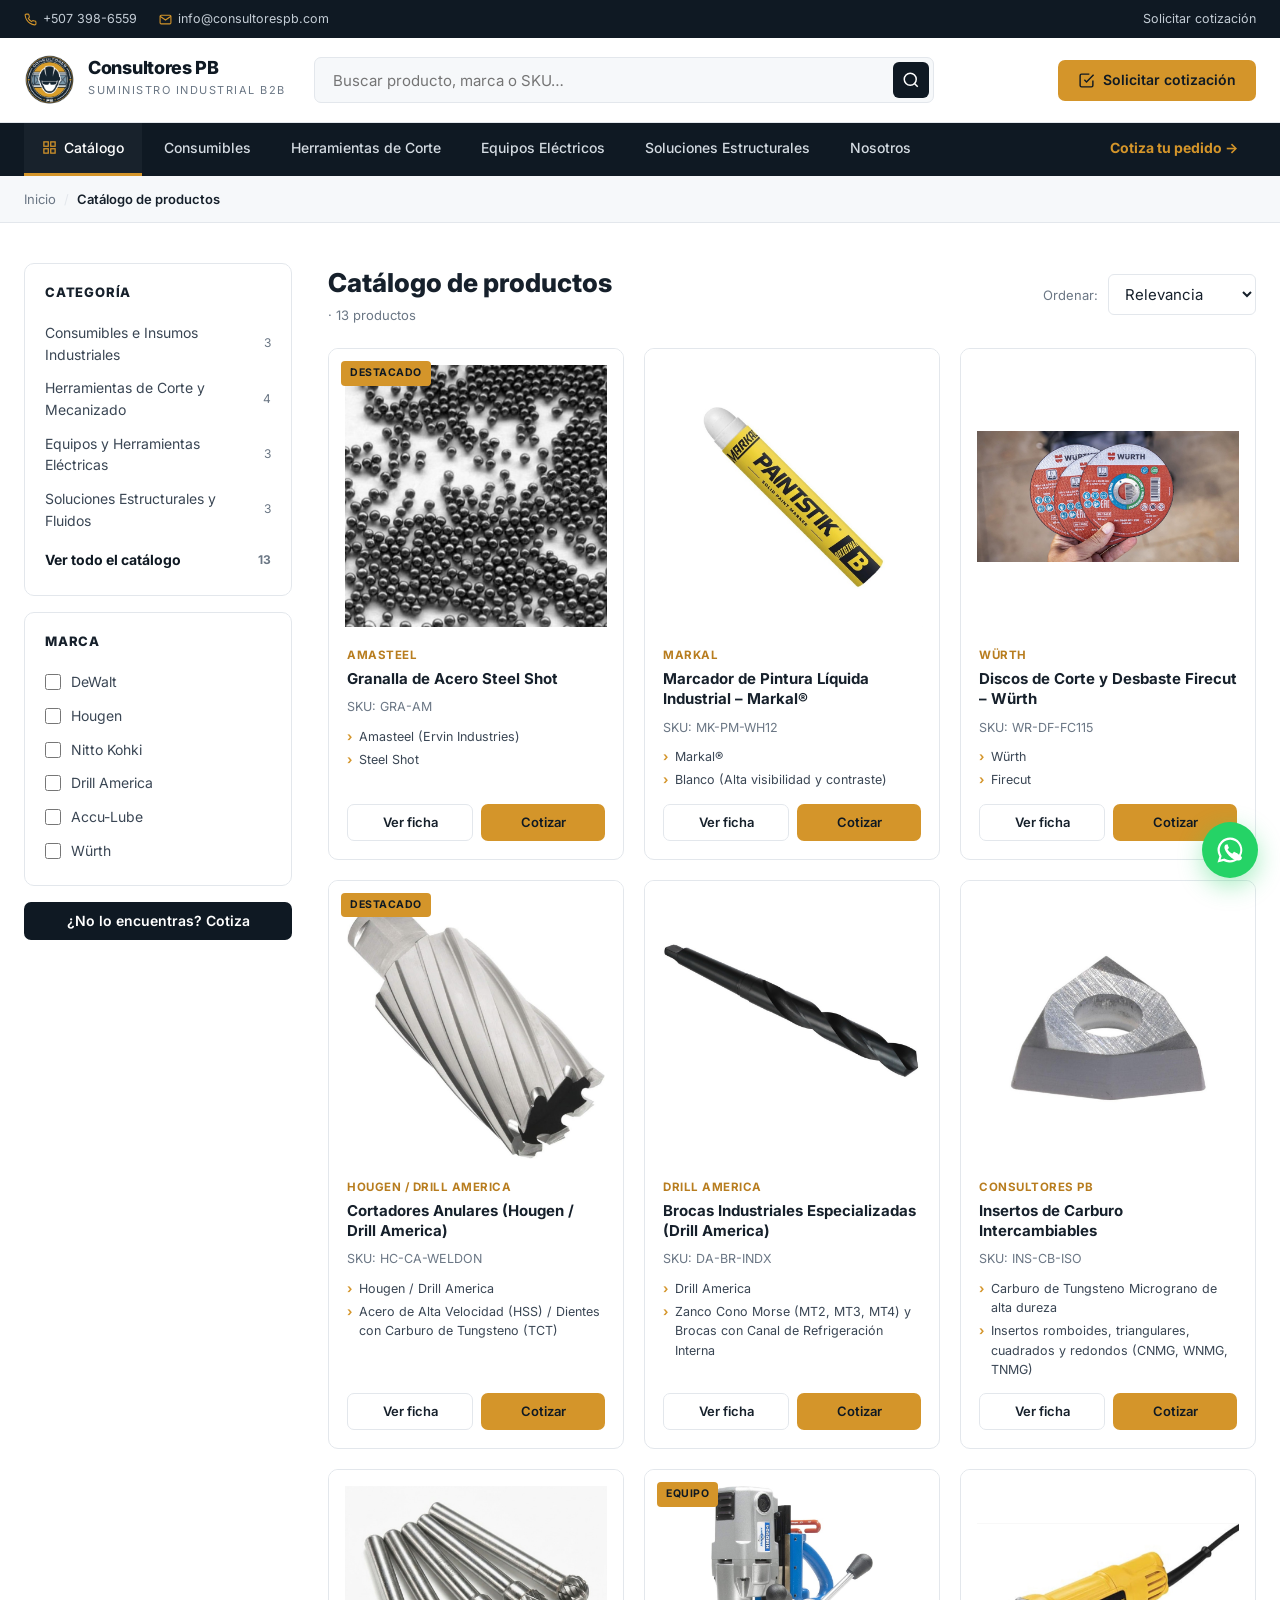
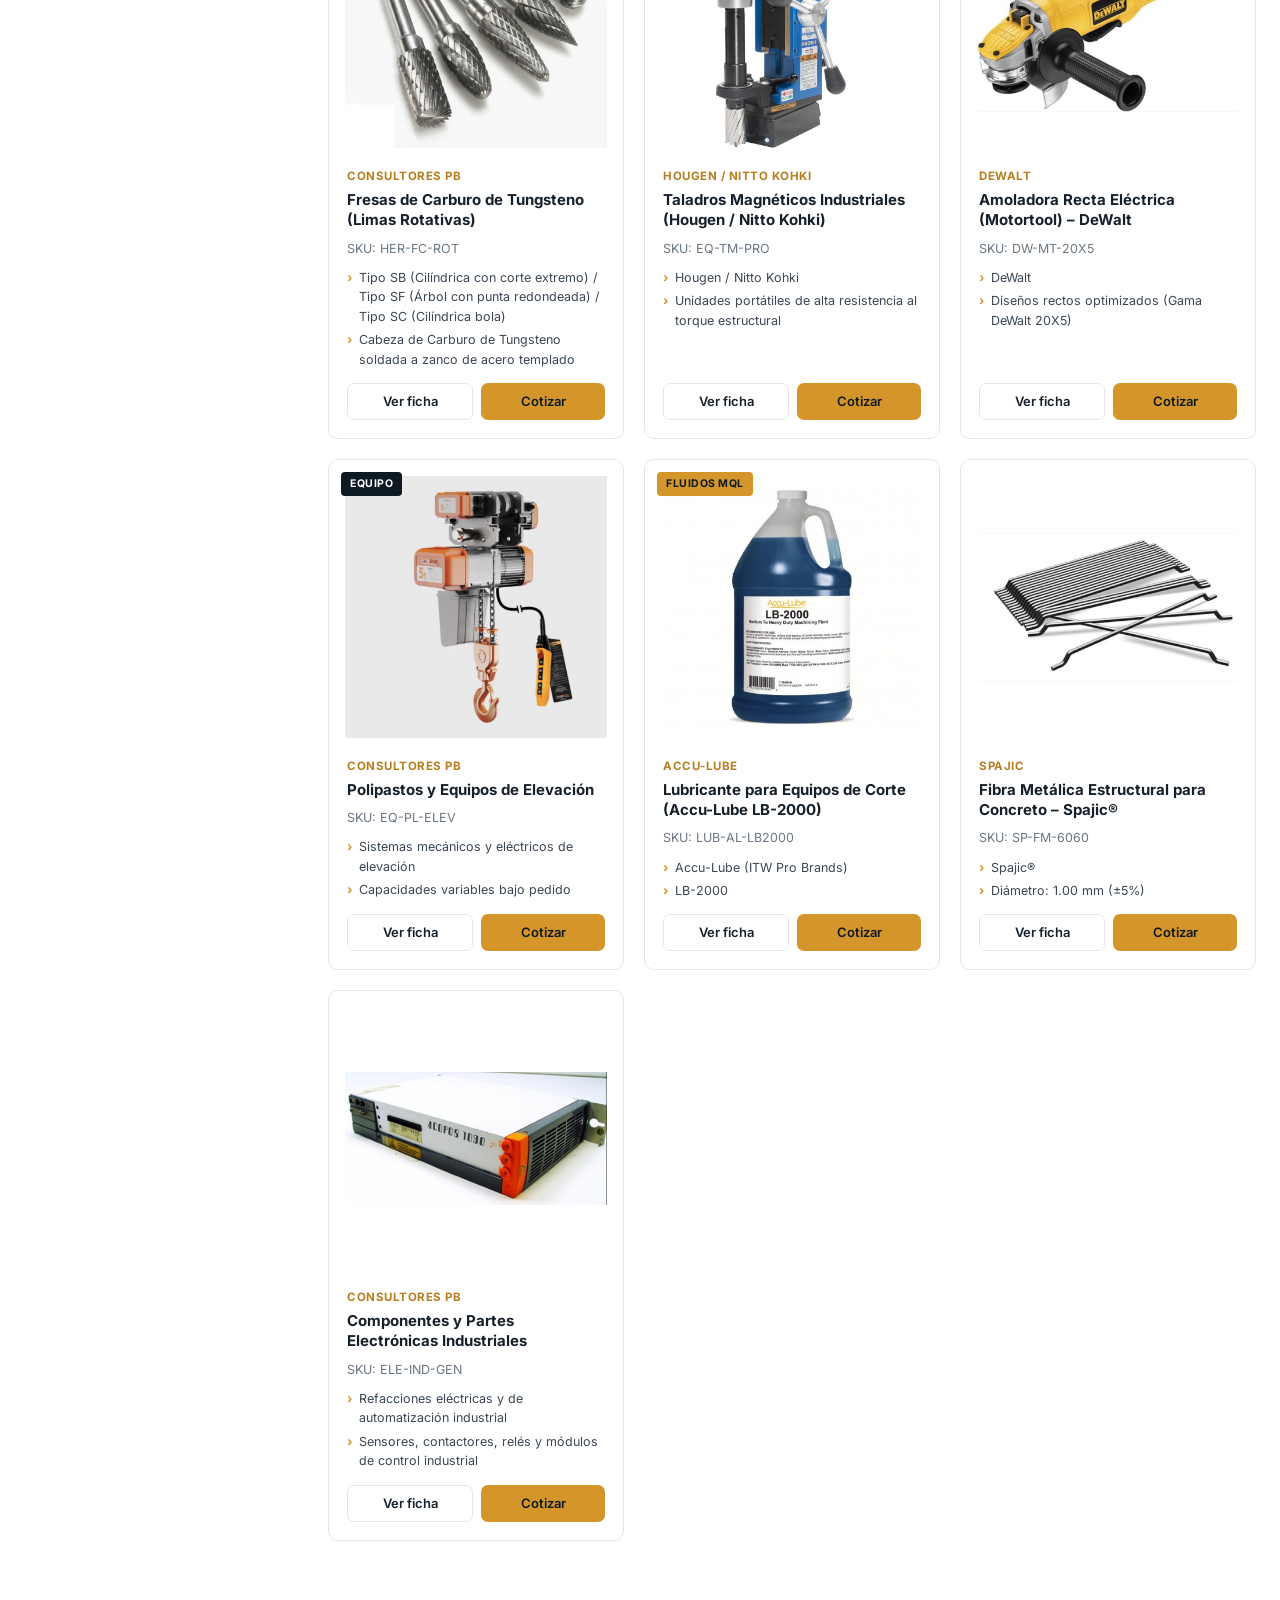
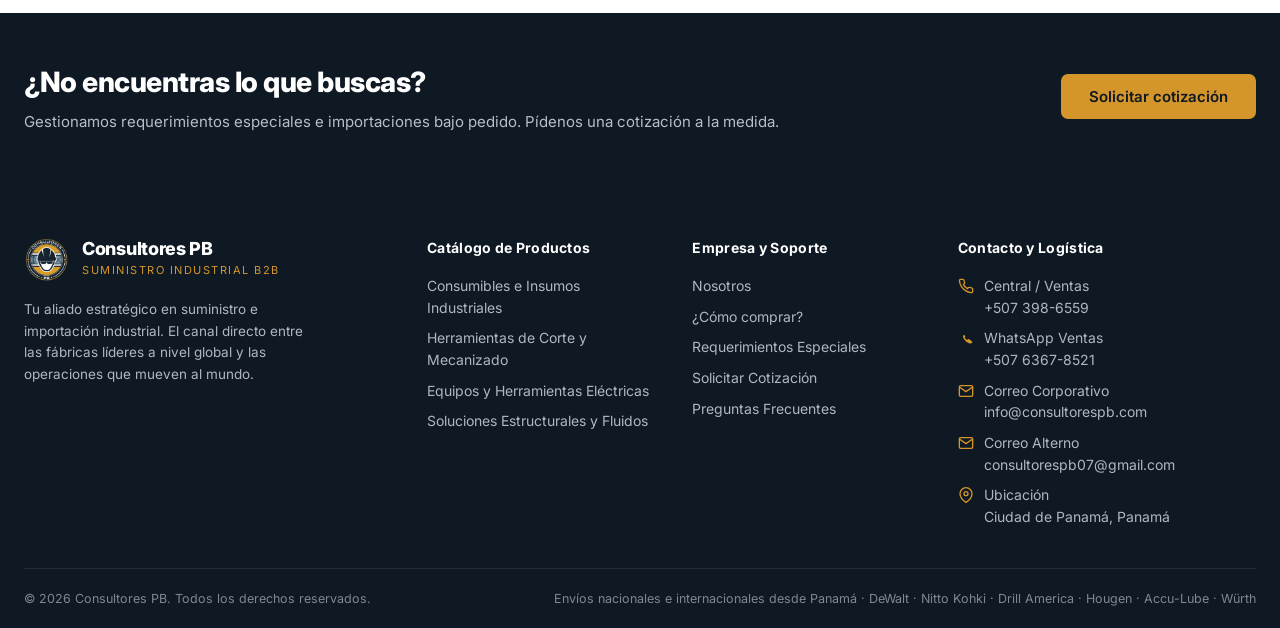
<file: catalogo/categoria.html>
<!DOCTYPE html>
<html lang="es">
<head>
  <meta charset="UTF-8">
  <meta name="viewport" content="width=device-width, initial-scale=1.0">
  <title>Catálogo de productos — Consultores PB</title>
  <meta name="description" content="Catálogo de suministro industrial: consumibles, herramientas de corte, equipos eléctricos y soluciones estructurales. Solicita tu cotización B2B.">
  <meta name="robots" content="index, follow">
  <link rel="canonical" href="https://grupoconsultorespb.com/catalogo/categoria.html">
  <link rel="apple-touch-icon" sizes="180x180" href="https://grupoconsultorespb.com/apple-touch-icon.png">
  <meta property="og:type" content="website">
  <meta property="og:title" content="Categorías — Catálogo Industrial Consultores PB">
  <meta property="og:description" content="Explora nuestras categorías de suministro industrial B2B en Panamá. Solicita tu cotización.">
  <meta property="og:url" content="https://grupoconsultorespb.com/catalogo/categoria.html">
  <meta property="og:site_name" content="Consultores PB">
  <meta property="og:locale" content="es_PA">
  <meta property="og:image" content="https://grupoconsultorespb.com/og-image.jpg">
  <meta property="og:image:width" content="1200">
  <meta property="og:image:height" content="630">
  <meta name="twitter:card" content="summary_large_image">
  <meta name="twitter:image" content="https://grupoconsultorespb.com/og-image.jpg">
  <link rel="icon" href="assets/logo.png">
  <link rel="preconnect" href="https://fonts.googleapis.com">
  <link rel="preconnect" href="https://fonts.gstatic.com" crossorigin>
  <link href="https://fonts.googleapis.com/css2?family=Inter:wght@400;500;600;700;800&display=swap" rel="stylesheet">
  <link rel="stylesheet" href="assets/estilos.css?v=20260709c">
</head>
<body data-page="categoria">

<!-- TOPBAR -->
<div class="topbar">
  <div class="container">
    <div class="topbar-left">
      <a href="tel:+5073986559"><svg viewBox="0 0 24 24" fill="none" stroke="currentColor" stroke-width="2"><path d="M22 16.92v3a2 2 0 01-2.18 2 19.79 19.79 0 01-8.63-3.07 19.5 19.5 0 01-6-6 19.79 19.79 0 01-3.07-8.67A2 2 0 014.11 2h3a2 2 0 012 1.72c.13.96.36 1.9.7 2.81a2 2 0 01-.45 2.11L8.09 9.91a16 16 0 006 6l1.27-1.27a2 2 0 012.11-.45c.91.34 1.85.57 2.81.7A2 2 0 0122 16.92z"/></svg>+507 398-6559</a>
      <span class="hide-sm"><svg viewBox="0 0 24 24" fill="none" stroke="currentColor" stroke-width="2"><path d="M4 4h16c1.1 0 2 .9 2 2v12c0 1.1-.9 2-2 2H4c-1.1 0-2-.9-2-2V6c0-1.1.9-2 2-2z"/><polyline points="22,6 12,13 2,6"/></svg>info@consultorespb.com</span>
    </div>
    <div class="topbar-right"><a href="cotizar.html">Solicitar cotización</a></div>
  </div>
</div>
<header class="header">
  <div class="container">
    <a href="index.html" class="brand"><img src="assets/logo.png" alt="Consultores PB"><div class="brand-txt"><strong>Consultores PB</strong><span>Suministro Industrial B2B</span></div></a>
    <form class="search" onsubmit="return false"><input type="search" placeholder="Buscar producto, marca o SKU…"><button aria-label="Buscar"><svg viewBox="0 0 24 24" fill="none" stroke="currentColor" stroke-width="2"><circle cx="11" cy="11" r="8"/><line x1="21" y1="21" x2="16.65" y2="16.65"/></svg></button></form>
    <div class="header-actions"><a href="cotizar.html" class="btn btn-amber"><svg viewBox="0 0 24 24" fill="none" stroke="currentColor" stroke-width="2"><path d="M9 11l3 3L22 4"/><path d="M21 12v7a2 2 0 01-2 2H5a2 2 0 01-2-2V5a2 2 0 012-2h11"/></svg>Solicitar cotización</a></div>
  </div>
</header>
<nav class="nav">
  <div class="container">
    <a href="categoria.html" class="active"><svg viewBox="0 0 24 24" fill="none" stroke="currentColor" stroke-width="2"><rect x="3" y="3" width="7" height="7"/><rect x="14" y="3" width="7" height="7"/><rect x="14" y="14" width="7" height="7"/><rect x="3" y="14" width="7" height="7"/></svg>Catálogo</a>
    <a href="categoria.html?cat=consumibles">Consumibles</a>
    <a href="categoria.html?cat=corte">Herramientas de Corte</a>
    <a href="categoria.html?cat=electricas">Equipos Eléctricos</a>
    <a href="categoria.html?cat=estructurales">Soluciones Estructurales</a>
    <a href="index.html#nosotros">Nosotros</a>
    <span class="nav-cta"><a href="cotizar.html">Cotiza tu pedido →</a></span>
  </div>
</nav>

<!-- BREADCRUMB -->
<div class="crumb">
  <div class="container">
    <a href="index.html">Inicio</a><span class="sep">/</span><span class="here" id="pb-cat-crumb">Catálogo de productos</span>
  </div>
</div>

<!-- LAYOUT: FILTROS + GRILLA -->
<div class="container">
  <div class="shop">
    <aside class="filters">
      <div class="filter-block">
        <h4>Categoría</h4>
        <div id="pb-filtros"></div>
      </div>
      <div class="filter-block">
        <h4>Marca</h4>
        <label class="filter-opt"><input type="checkbox"> DeWalt</label>
        <label class="filter-opt"><input type="checkbox"> Hougen</label>
        <label class="filter-opt"><input type="checkbox"> Nitto Kohki</label>
        <label class="filter-opt"><input type="checkbox"> Drill America</label>
        <label class="filter-opt"><input type="checkbox"> Accu-Lube</label>
        <label class="filter-opt"><input type="checkbox"> Würth</label>
      </div>
      <a href="cotizar.html" class="btn btn-navy btn-block">¿No lo encuentras? Cotiza</a>
    </aside>

    <main>
      <div class="shop-main-head">
        <div><h1 id="pb-cat-title">Catálogo de productos</h1> <span class="result-count" id="pb-cat-count"></span></div>
        <div class="shop-sort">
          <span>Ordenar:</span>
          <select><option>Relevancia</option><option>Nombre A–Z</option><option>Más recientes</option></select>
        </div>
      </div>
      <div class="prod-grid cols-3" id="pb-listado"></div>
    </main>
  </div>
</div>

<!-- FRANJA CTA -->
<section class="cta-band">
  <div class="container">
    <div><h2>¿No encuentras lo que buscas?</h2><p>Gestionamos requerimientos especiales e importaciones bajo pedido. Pídenos una cotización a la medida.</p></div>
    <div class="btns"><a href="cotizar.html" class="btn btn-amber btn-lg">Solicitar cotización</a></div>
  </div>
</section>

<!-- FOOTER -->
<footer class="footer">
  <div class="container">
    <div class="footer-top">
      <div>
        <a href="index.html" class="brand"><img src="assets/logo.png" alt="Consultores PB"><div class="brand-txt"><strong>Consultores PB</strong><span>Suministro Industrial B2B</span></div></a>
        <p class="footer-intro">Tu aliado estratégico en suministro e importación industrial. El canal directo entre las fábricas líderes a nivel global y las operaciones que mueven al mundo.</p>
      </div>
      <div class="footer-col">
        <h4>Catálogo de Productos</h4>
        <ul>
          <li><a href="categoria.html?cat=consumibles">Consumibles e Insumos Industriales</a></li>
          <li><a href="categoria.html?cat=corte">Herramientas de Corte y Mecanizado</a></li>
          <li><a href="categoria.html?cat=electricas">Equipos y Herramientas Eléctricas</a></li>
          <li><a href="categoria.html?cat=estructurales">Soluciones Estructurales y Fluidos</a></li>
        </ul>
      </div>
      <div class="footer-col">
        <h4>Empresa y Soporte</h4>
        <ul>
          <li><a href="index.html#nosotros">Nosotros</a></li>
          <li><a href="index.html#como-comprar">¿Cómo comprar?</a></li>
          <li><a href="index.html#requerimientos">Requerimientos Especiales</a></li>
          <li><a href="cotizar.html">Solicitar Cotización</a></li>
          <li><a href="index.html#faq">Preguntas Frecuentes</a></li>
        </ul>
      </div>
      <div class="footer-col">
        <h4>Contacto y Logística</h4>
        <ul class="footer-contact">
          <li><svg viewBox="0 0 24 24" fill="none" stroke="currentColor" stroke-width="2"><path d="M22 16.92v3a2 2 0 01-2.18 2 19.79 19.79 0 01-8.63-3.07 19.5 19.5 0 01-6-6 19.79 19.79 0 01-3.07-8.67A2 2 0 014.11 2h3a2 2 0 012 1.72c.13.96.36 1.9.7 2.81a2 2 0 01-.45 2.11L8.09 9.91a16 16 0 006 6l1.27-1.27a2 2 0 012.11-.45c.91.34 1.85.57 2.81.7A2 2 0 0122 16.92z"/></svg><span>Central / Ventas<br><a href="tel:+5073986559">+507 398-6559</a></span></li>
          <li><svg viewBox="0 0 24 24" fill="currentColor"><path d="M17.5 14.4c-.3-.1-1.7-.8-1.9-.9-.3-.1-.5-.1-.6.1-.2.3-.7.9-.8 1-.2.2-.3.2-.6.1-1.5-.7-2.4-1.3-3.4-3-.3-.5.3-.4.8-1.4.1-.2 0-.3 0-.5-.1-.1-.6-1.4-.8-1.9-.2-.5-.4-.4-.6-.4h-.5c-.2 0-.5.1-.7.3-.8.8-1 1.9-.7 3.2.4 1.5 1.4 2.8 1.5 3 .2.2 2.7 4.1 6.5 5.6 2.4.9 3 .8 3.6.7.7-.1 1.7-.7 2-1.4.2-.7.2-1.2.2-1.4-.1-.2-.3-.2-.6-.3z"/></svg><span>WhatsApp Ventas<br><a href="https://wa.me/50763678521" target="_blank">+507 6367-8521</a></span></li>
          <li><svg viewBox="0 0 24 24" fill="none" stroke="currentColor" stroke-width="2"><path d="M4 4h16c1.1 0 2 .9 2 2v12c0 1.1-.9 2-2 2H4c-1.1 0-2-.9-2-2V6c0-1.1.9-2 2-2z"/><polyline points="22,6 12,13 2,6"/></svg><span>Correo Corporativo<br><a href="mailto:info@consultorespb.com">info@consultorespb.com</a></span></li>
          <li><svg viewBox="0 0 24 24" fill="none" stroke="currentColor" stroke-width="2"><path d="M4 4h16c1.1 0 2 .9 2 2v12c0 1.1-.9 2-2 2H4c-1.1 0-2-.9-2-2V6c0-1.1.9-2 2-2z"/><polyline points="22,6 12,13 2,6"/></svg><span>Correo Alterno<br><a href="mailto:consultorespb07@gmail.com">consultorespb07@gmail.com</a></span></li>
          <li><svg viewBox="0 0 24 24" fill="none" stroke="currentColor" stroke-width="2"><path d="M21 10c0 7-9 13-9 13s-9-6-9-13a9 9 0 0118 0z"/><circle cx="12" cy="10" r="3"/></svg><span>Ubicación<br>Ciudad de Panamá, Panamá</span></li>
        </ul>
      </div>
    </div>
    <div class="footer-bottom">
      <span>© 2026 Consultores PB. Todos los derechos reservados.</span>
      <span>Envíos nacionales e internacionales desde Panamá · DeWalt · Nitto Kohki · Drill America · Hougen · Accu-Lube · Würth</span>
    </div>
  </div>
</footer>

<a class="wa-fab" href="https://wa.me/50763678521" target="_blank" aria-label="WhatsApp"><svg viewBox="0 0 24 24" fill="currentColor"><path d="M17.5 14.4c-.3-.1-1.7-.8-1.9-.9-.3-.1-.5-.1-.6.1-.2.3-.7.9-.8 1-.2.2-.3.2-.6.1-1.5-.7-2.4-1.3-3.4-3-.3-.5.3-.4.8-1.4.1-.2 0-.3 0-.5-.1-.1-.6-1.4-.8-1.9-.2-.5-.4-.4-.6-.4h-.5c-.2 0-.5.1-.7.3-.8.8-1 1.9-.7 3.2.4 1.5 1.4 2.8 1.5 3 .2.2 2.7 4.1 6.5 5.6 2.4.9 3 .8 3.6.7.7-.1 1.7-.7 2-1.4.2-.7.2-1.2.2-1.4-.1-.2-.3-.2-.6-.3z"/><path d="M12 2A10 10 0 002 12a10 10 0 001.5 5.2L2 22l4.9-1.3A10 10 0 1012 2zm0 18.2a8.2 8.2 0 01-4.2-1.2l-.3-.2-3 .8.8-2.9-.2-.3A8.2 8.2 0 1112 20.2z"/></svg></a>

<script src="assets/datos.js?v=20260709c"></script>
<script src="assets/app.js?v=20260709c"></script>
</body>
</html>
</file>
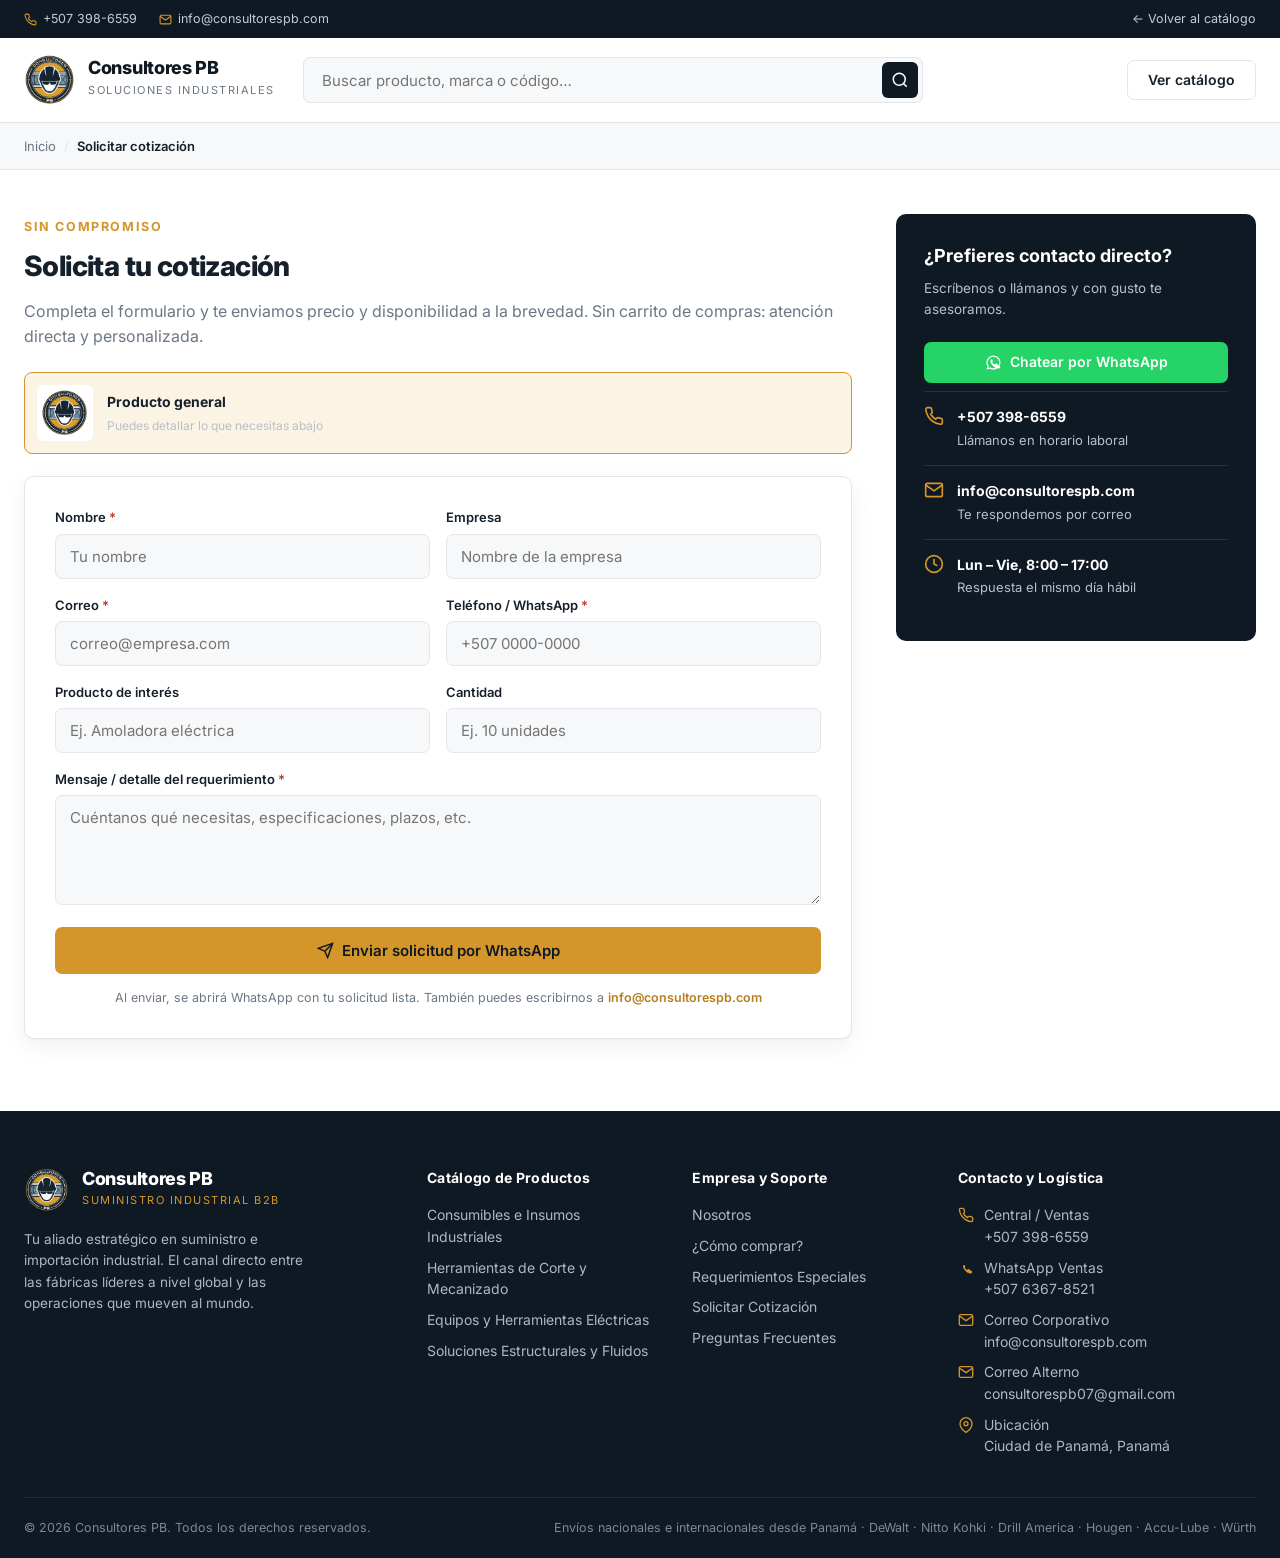
<file: catalogo/cotizar.html>
<!DOCTYPE html>
<html lang="es">
<head>
  <meta charset="UTF-8">
  <meta name="viewport" content="width=device-width, initial-scale=1.0">
  <title>Solicitar cotización — Consultores PB</title>
  <meta name="description" content="Solicita tu cotización de herramientas y equipos industriales. Te respondemos a la brevedad.">
  <meta name="robots" content="index, follow">
  <link rel="canonical" href="https://grupoconsultorespb.com/catalogo/cotizar.html">
  <link rel="apple-touch-icon" sizes="180x180" href="https://grupoconsultorespb.com/apple-touch-icon.png">
  <meta property="og:type" content="website">
  <meta property="og:title" content="Solicitar cotización — Consultores PB">
  <meta property="og:description" content="Solicita tu cotización de herramientas y equipos industriales B2B en Panamá. Te respondemos a la brevedad.">
  <meta property="og:url" content="https://grupoconsultorespb.com/catalogo/cotizar.html">
  <meta property="og:site_name" content="Consultores PB">
  <meta property="og:locale" content="es_PA">
  <meta property="og:image" content="https://grupoconsultorespb.com/og-image.jpg">
  <meta property="og:image:width" content="1200">
  <meta property="og:image:height" content="630">
  <meta name="twitter:card" content="summary_large_image">
  <meta name="twitter:image" content="https://grupoconsultorespb.com/og-image.jpg">
  <link rel="icon" href="assets/logo.png">
  <link rel="preconnect" href="https://fonts.googleapis.com">
  <link rel="preconnect" href="https://fonts.gstatic.com" crossorigin>
  <link href="https://fonts.googleapis.com/css2?family=Inter:wght@400;500;600;700;800&display=swap" rel="stylesheet">
  <link rel="stylesheet" href="assets/estilos.css?v=20260709c">
</head>
<body>

<!-- CABECERA (igual que en index.html) -->
<div class="topbar">
  <div class="container">
    <div class="topbar-left">
      <a href="tel:+5073986559"><svg viewBox="0 0 24 24" fill="none" stroke="currentColor" stroke-width="2"><path d="M22 16.92v3a2 2 0 01-2.18 2 19.79 19.79 0 01-8.63-3.07 19.5 19.5 0 01-6-6 19.79 19.79 0 01-3.07-8.67A2 2 0 014.11 2h3a2 2 0 012 1.72c.13.96.36 1.9.7 2.81a2 2 0 01-.45 2.11L8.09 9.91a16 16 0 006 6l1.27-1.27a2 2 0 012.11-.45c.91.34 1.85.57 2.81.7A2 2 0 0122 16.92z"/></svg>+507 398-6559</a>
      <span class="hide-sm"><svg viewBox="0 0 24 24" fill="none" stroke="currentColor" stroke-width="2"><path d="M4 4h16c1.1 0 2 .9 2 2v12c0 1.1-.9 2-2 2H4c-1.1 0-2-.9-2-2V6c0-1.1.9-2 2-2z"/><polyline points="22,6 12,13 2,6"/></svg>info@consultorespb.com</span>
    </div>
    <div class="topbar-right"><a href="index.html">← Volver al catálogo</a></div>
  </div>
</div>
<header class="header">
  <div class="container">
    <a href="index.html" class="brand"><img src="assets/logo.png" alt="Consultores PB"><div class="brand-txt"><strong>Consultores PB</strong><span>Soluciones Industriales</span></div></a>
    <form class="search" onsubmit="return false"><input type="search" placeholder="Buscar producto, marca o código…"><button aria-label="Buscar"><svg viewBox="0 0 24 24" fill="none" stroke="currentColor" stroke-width="2"><circle cx="11" cy="11" r="8"/><line x1="21" y1="21" x2="16.65" y2="16.65"/></svg></button></form>
    <div class="header-actions"><a href="categoria.html" class="btn btn-ghost">Ver catálogo</a></div>
  </div>
</header>

<!-- BREADCRUMB -->
<div class="crumb">
  <div class="container"><a href="index.html">Inicio</a><span class="sep">/</span><span class="here">Solicitar cotización</span></div>
</div>

<div class="container">
  <div class="quote-wrap">

    <!-- FORMULARIO -->
    <div>
      <div class="section-head" style="margin-bottom:24px">
        <span class="kicker">Sin compromiso</span>
        <h2 style="font-size:28px">Solicita tu cotización</h2>
        <p>Completa el formulario y te enviamos precio y disponibilidad a la brevedad. Sin carrito de compras: atención directa y personalizada.</p>
      </div>

      <!-- Producto seleccionado (se carga solo si vienes desde una ficha) -->
      <div class="quote-product" id="qp-box" style="background:var(--amber-soft);border-color:var(--amber);color:var(--ink)">
        <img id="qp-img" src="assets/logo.png" alt="">
        <div><strong id="qp-name">Producto general</strong><span id="qp-sku">Puedes detallar lo que necesitas abajo</span></div>
      </div>

      <form class="form-card" onsubmit="return pbSubmitQuote(event)">
        <div class="form-row">
          <div class="field"><label>Nombre <span class="req">*</span></label><input name="nombre" required placeholder="Tu nombre"></div>
          <div class="field"><label>Empresa</label><input name="empresa" placeholder="Nombre de la empresa"></div>
        </div>
        <div class="form-row">
          <div class="field"><label>Correo <span class="req">*</span></label><input type="email" name="email" required placeholder="correo@empresa.com"></div>
          <div class="field"><label>Teléfono / WhatsApp <span class="req">*</span></label><input name="telefono" required placeholder="+507 0000-0000"></div>
        </div>
        <div class="form-row">
          <div class="field"><label>Producto de interés</label><input id="q-producto" name="producto" placeholder="Ej. Amoladora eléctrica"></div>
          <div class="field"><label>Cantidad</label><input name="cantidad" placeholder="Ej. 10 unidades"></div>
        </div>
        <div class="field"><label>Mensaje / detalle del requerimiento <span class="req">*</span></label><textarea id="q-mensaje" name="mensaje" required placeholder="Cuéntanos qué necesitas, especificaciones, plazos, etc."></textarea></div>
        <button type="submit" class="btn btn-amber btn-lg btn-block"><svg viewBox="0 0 24 24" fill="none" stroke="currentColor" stroke-width="2"><line x1="22" y1="2" x2="11" y2="13"/><polygon points="22 2 15 22 11 13 2 9 22 2"/></svg>Enviar solicitud por WhatsApp</button>
        <p style="font-size:12.5px;color:var(--muted);text-align:center;margin-top:14px">Al enviar, se abrirá WhatsApp con tu solicitud lista. También puedes escribirnos a <a href="mailto:info@consultorespb.com" style="color:var(--amber-dark);font-weight:600">info@consultorespb.com</a></p>
      </form>
    </div>

    <!-- ASIDE: datos de contacto -->
    <aside class="quote-aside">
      <h3>¿Prefieres contacto directo?</h3>
      <p>Escríbenos o llámanos y con gusto te asesoramos.</p>
      <a href="https://wa.me/50763678521" target="_blank" class="btn btn-wa btn-block" style="margin-bottom:8px"><svg viewBox="0 0 24 24" fill="currentColor"><path d="M17.5 14.4c-.3-.1-1.7-.8-1.9-.9-.3-.1-.5-.1-.6.1-.2.3-.7.9-.8 1-.2.2-.3.2-.6.1-1.5-.7-2.4-1.3-3.4-3-.3-.5.3-.4.8-1.4.1-.2 0-.3 0-.5-.1-.1-.6-1.4-.8-1.9-.2-.5-.4-.4-.6-.4h-.5c-.2 0-.5.1-.7.3-.8.8-1 1.9-.7 3.2.4 1.5 1.4 2.8 1.5 3 .2.2 2.7 4.1 6.5 5.6 2.4.9 3 .8 3.6.7.7-.1 1.7-.7 2-1.4.2-.7.2-1.2.2-1.4-.1-.2-.3-.2-.6-.3z"/><path d="M12 2A10 10 0 002 12a10 10 0 001.5 5.2L2 22l4.9-1.3A10 10 0 1012 2zm0 18.2a8.2 8.2 0 01-4.2-1.2l-.3-.2-3 .8.8-2.9-.2-.3A8.2 8.2 0 1112 20.2z"/></svg>Chatear por WhatsApp</a>
      <div class="quote-item"><svg viewBox="0 0 24 24" fill="none" stroke="currentColor" stroke-width="2"><path d="M22 16.92v3a2 2 0 01-2.18 2 19.79 19.79 0 01-8.63-3.07 19.5 19.5 0 01-6-6 19.79 19.79 0 01-3.07-8.67A2 2 0 014.11 2h3a2 2 0 012 1.72c.13.96.36 1.9.7 2.81a2 2 0 01-.45 2.11L8.09 9.91a16 16 0 006 6l1.27-1.27a2 2 0 012.11-.45c.91.34 1.85.57 2.81.7A2 2 0 0122 16.92z"/></svg><div><strong>+507 398-6559</strong><span>Llámanos en horario laboral</span></div></div>
      <div class="quote-item"><svg viewBox="0 0 24 24" fill="none" stroke="currentColor" stroke-width="2"><path d="M4 4h16c1.1 0 2 .9 2 2v12c0 1.1-.9 2-2 2H4c-1.1 0-2-.9-2-2V6c0-1.1.9-2 2-2z"/><polyline points="22,6 12,13 2,6"/></svg><div><strong>info@consultorespb.com</strong><span>Te respondemos por correo</span></div></div>
      <div class="quote-item"><svg viewBox="0 0 24 24" fill="none" stroke="currentColor" stroke-width="2"><circle cx="12" cy="12" r="10"/><polyline points="12 6 12 12 16 14"/></svg><div><strong>Lun – Vie, 8:00 – 17:00</strong><span>Respuesta el mismo día hábil</span></div></div>
    </aside>

  </div>
</div>

<!-- FOOTER -->
<footer class="footer">
  <div class="container">
    <div class="footer-top">
      <div>
        <a href="index.html" class="brand"><img src="assets/logo.png" alt="Consultores PB"><div class="brand-txt"><strong>Consultores PB</strong><span>Suministro Industrial B2B</span></div></a>
        <p class="footer-intro">Tu aliado estratégico en suministro e importación industrial. El canal directo entre las fábricas líderes a nivel global y las operaciones que mueven al mundo.</p>
      </div>
      <div class="footer-col">
        <h4>Catálogo de Productos</h4>
        <ul>
          <li><a href="categoria.html?cat=consumibles">Consumibles e Insumos Industriales</a></li>
          <li><a href="categoria.html?cat=corte">Herramientas de Corte y Mecanizado</a></li>
          <li><a href="categoria.html?cat=electricas">Equipos y Herramientas Eléctricas</a></li>
          <li><a href="categoria.html?cat=estructurales">Soluciones Estructurales y Fluidos</a></li>
        </ul>
      </div>
      <div class="footer-col">
        <h4>Empresa y Soporte</h4>
        <ul>
          <li><a href="index.html#nosotros">Nosotros</a></li>
          <li><a href="index.html#como-comprar">¿Cómo comprar?</a></li>
          <li><a href="index.html#requerimientos">Requerimientos Especiales</a></li>
          <li><a href="cotizar.html">Solicitar Cotización</a></li>
          <li><a href="index.html#faq">Preguntas Frecuentes</a></li>
        </ul>
      </div>
      <div class="footer-col">
        <h4>Contacto y Logística</h4>
        <ul class="footer-contact">
          <li><svg viewBox="0 0 24 24" fill="none" stroke="currentColor" stroke-width="2"><path d="M22 16.92v3a2 2 0 01-2.18 2 19.79 19.79 0 01-8.63-3.07 19.5 19.5 0 01-6-6 19.79 19.79 0 01-3.07-8.67A2 2 0 014.11 2h3a2 2 0 012 1.72c.13.96.36 1.9.7 2.81a2 2 0 01-.45 2.11L8.09 9.91a16 16 0 006 6l1.27-1.27a2 2 0 012.11-.45c.91.34 1.85.57 2.81.7A2 2 0 0122 16.92z"/></svg><span>Central / Ventas<br><a href="tel:+5073986559">+507 398-6559</a></span></li>
          <li><svg viewBox="0 0 24 24" fill="currentColor"><path d="M17.5 14.4c-.3-.1-1.7-.8-1.9-.9-.3-.1-.5-.1-.6.1-.2.3-.7.9-.8 1-.2.2-.3.2-.6.1-1.5-.7-2.4-1.3-3.4-3-.3-.5.3-.4.8-1.4.1-.2 0-.3 0-.5-.1-.1-.6-1.4-.8-1.9-.2-.5-.4-.4-.6-.4h-.5c-.2 0-.5.1-.7.3-.8.8-1 1.9-.7 3.2.4 1.5 1.4 2.8 1.5 3 .2.2 2.7 4.1 6.5 5.6 2.4.9 3 .8 3.6.7.7-.1 1.7-.7 2-1.4.2-.7.2-1.2.2-1.4-.1-.2-.3-.2-.6-.3z"/></svg><span>WhatsApp Ventas<br><a href="https://wa.me/50763678521" target="_blank">+507 6367-8521</a></span></li>
          <li><svg viewBox="0 0 24 24" fill="none" stroke="currentColor" stroke-width="2"><path d="M4 4h16c1.1 0 2 .9 2 2v12c0 1.1-.9 2-2 2H4c-1.1 0-2-.9-2-2V6c0-1.1.9-2 2-2z"/><polyline points="22,6 12,13 2,6"/></svg><span>Correo Corporativo<br><a href="mailto:info@consultorespb.com">info@consultorespb.com</a></span></li>
          <li><svg viewBox="0 0 24 24" fill="none" stroke="currentColor" stroke-width="2"><path d="M4 4h16c1.1 0 2 .9 2 2v12c0 1.1-.9 2-2 2H4c-1.1 0-2-.9-2-2V6c0-1.1.9-2 2-2z"/><polyline points="22,6 12,13 2,6"/></svg><span>Correo Alterno<br><a href="mailto:consultorespb07@gmail.com">consultorespb07@gmail.com</a></span></li>
          <li><svg viewBox="0 0 24 24" fill="none" stroke="currentColor" stroke-width="2"><path d="M21 10c0 7-9 13-9 13s-9-6-9-13a9 9 0 0118 0z"/><circle cx="12" cy="10" r="3"/></svg><span>Ubicación<br>Ciudad de Panamá, Panamá</span></li>
        </ul>
      </div>
    </div>
    <div class="footer-bottom">
      <span>© 2026 Consultores PB. Todos los derechos reservados.</span>
      <span>Envíos nacionales e internacionales desde Panamá · DeWalt · Nitto Kohki · Drill America · Hougen · Accu-Lube · Würth</span>
    </div>
  </div>
</footer>

<script src="assets/app.js?v=20260709c"></script>
</body>
</html>
</file>
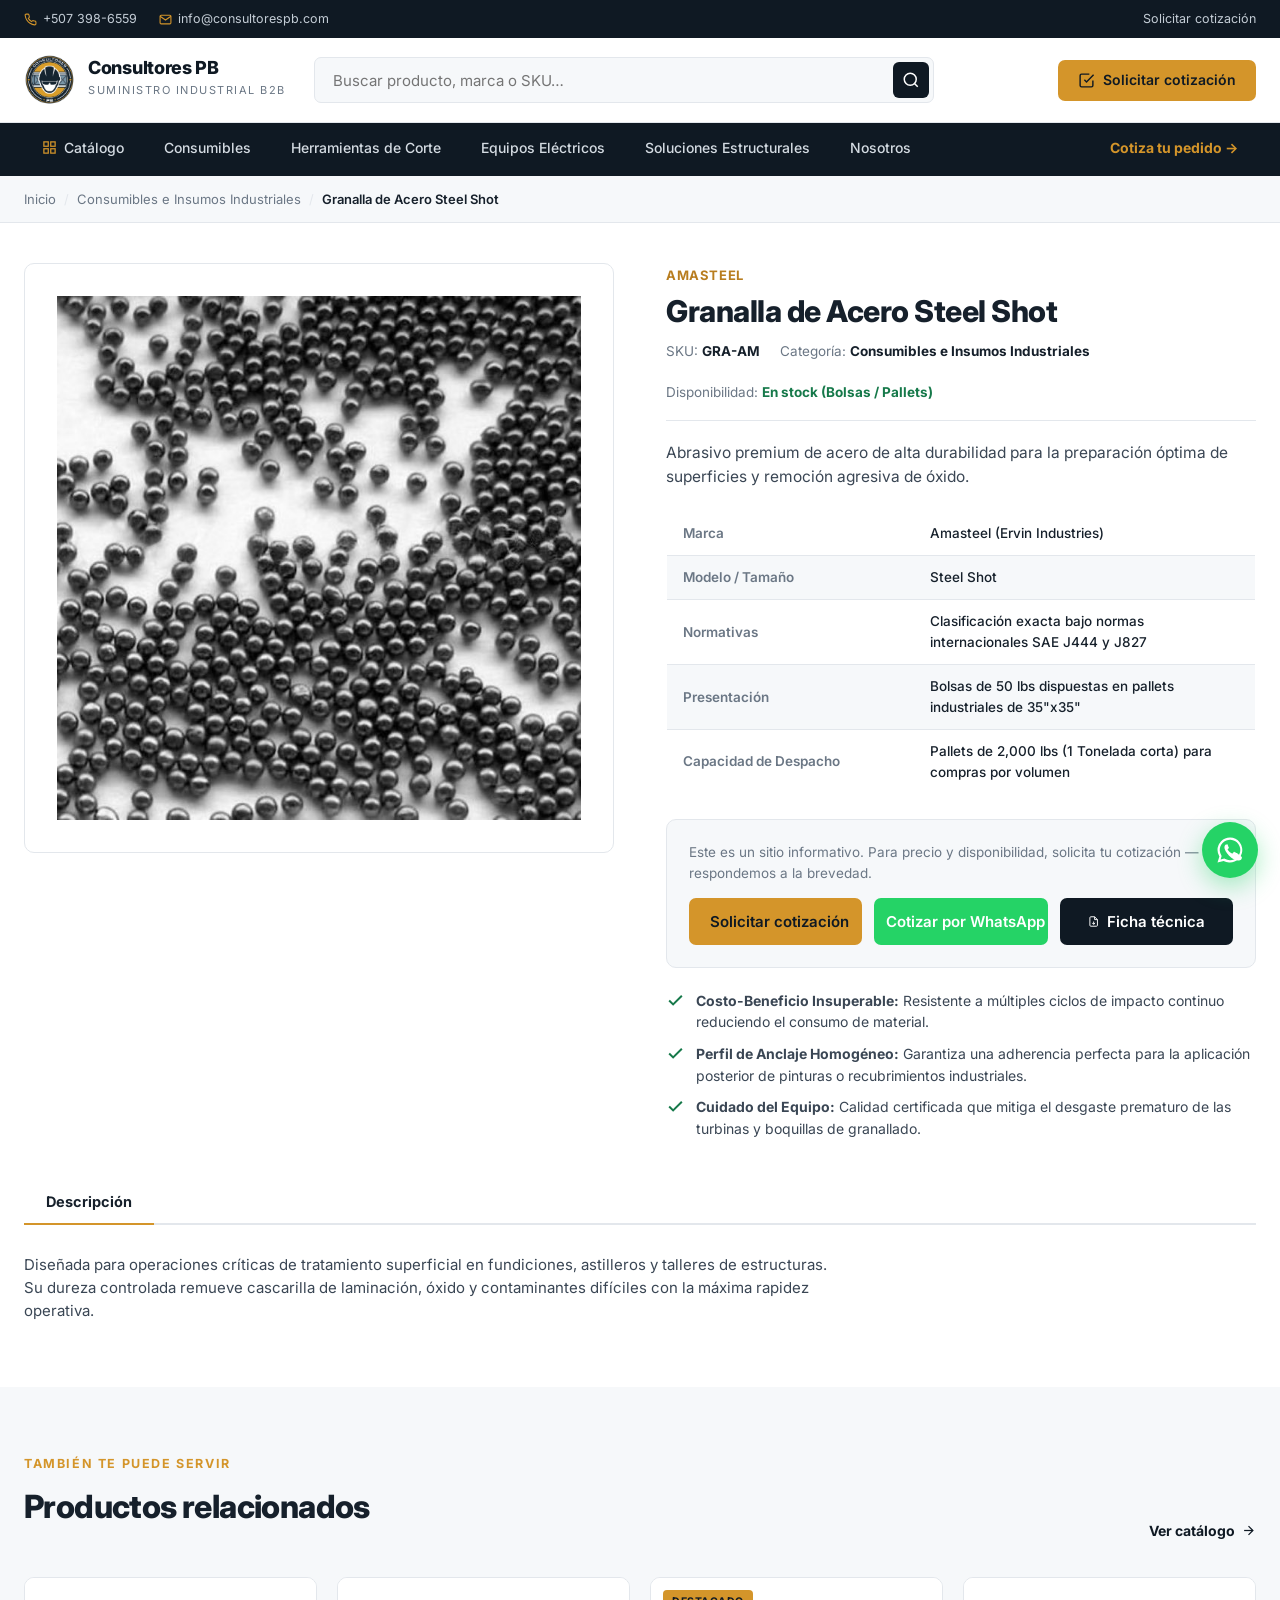
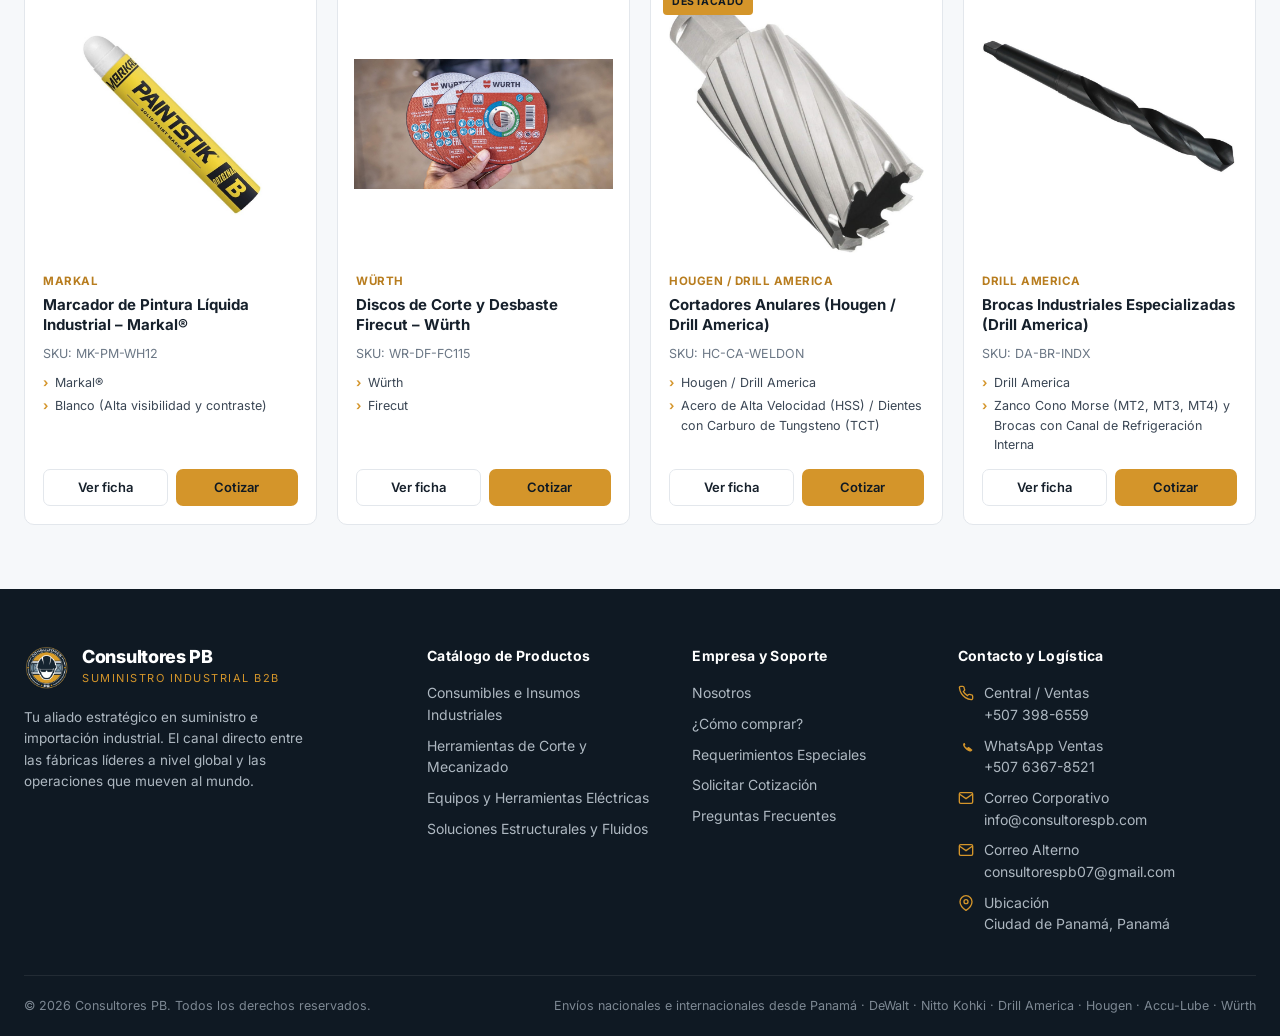
<file: catalogo/producto.html>
<!DOCTYPE html>
<html lang="es">
<head>
  <meta charset="UTF-8">
  <meta name="viewport" content="width=device-width, initial-scale=1.0">
  <title>Ficha de producto — Consultores PB</title>
  <meta name="description" content="Ficha técnica del producto: especificaciones, beneficios y ficha descargable. Solicita tu cotización B2B.">
  <meta name="robots" content="index, follow">
  <link rel="canonical" href="https://grupoconsultorespb.com/catalogo/producto.html">
  <link rel="apple-touch-icon" sizes="180x180" href="https://grupoconsultorespb.com/apple-touch-icon.png">
  <meta property="og:type" content="product">
  <meta property="og:title" content="Ficha de producto — Consultores PB">
  <meta property="og:description" content="Especificaciones, beneficios y ficha descargable. Solicita tu cotización B2B en Panamá.">
  <meta property="og:url" content="https://grupoconsultorespb.com/catalogo/producto.html">
  <meta property="og:site_name" content="Consultores PB">
  <meta property="og:locale" content="es_PA">
  <meta property="og:image" content="https://grupoconsultorespb.com/og-image.jpg">
  <meta property="og:image:width" content="1200">
  <meta property="og:image:height" content="630">
  <meta name="twitter:card" content="summary_large_image">
  <meta name="twitter:image" content="https://grupoconsultorespb.com/og-image.jpg">
  <link rel="icon" href="assets/logo.png">
  <link rel="preconnect" href="https://fonts.googleapis.com">
  <link rel="preconnect" href="https://fonts.gstatic.com" crossorigin>
  <link href="https://fonts.googleapis.com/css2?family=Inter:wght@400;500;600;700;800&display=swap" rel="stylesheet">
  <link rel="stylesheet" href="assets/estilos.css?v=20260709c">
</head>
<body data-page="producto">

<!-- TOPBAR -->
<div class="topbar">
  <div class="container">
    <div class="topbar-left">
      <a href="tel:+5073986559"><svg viewBox="0 0 24 24" fill="none" stroke="currentColor" stroke-width="2"><path d="M22 16.92v3a2 2 0 01-2.18 2 19.79 19.79 0 01-8.63-3.07 19.5 19.5 0 01-6-6 19.79 19.79 0 01-3.07-8.67A2 2 0 014.11 2h3a2 2 0 012 1.72c.13.96.36 1.9.7 2.81a2 2 0 01-.45 2.11L8.09 9.91a16 16 0 006 6l1.27-1.27a2 2 0 012.11-.45c.91.34 1.85.57 2.81.7A2 2 0 0122 16.92z"/></svg>+507 398-6559</a>
      <span class="hide-sm"><svg viewBox="0 0 24 24" fill="none" stroke="currentColor" stroke-width="2"><path d="M4 4h16c1.1 0 2 .9 2 2v12c0 1.1-.9 2-2 2H4c-1.1 0-2-.9-2-2V6c0-1.1.9-2 2-2z"/><polyline points="22,6 12,13 2,6"/></svg>info@consultorespb.com</span>
    </div>
    <div class="topbar-right"><a href="cotizar.html">Solicitar cotización</a></div>
  </div>
</div>
<header class="header">
  <div class="container">
    <a href="index.html" class="brand"><img src="assets/logo.png" alt="Consultores PB"><div class="brand-txt"><strong>Consultores PB</strong><span>Suministro Industrial B2B</span></div></a>
    <form class="search" onsubmit="return false"><input type="search" placeholder="Buscar producto, marca o SKU…"><button aria-label="Buscar"><svg viewBox="0 0 24 24" fill="none" stroke="currentColor" stroke-width="2"><circle cx="11" cy="11" r="8"/><line x1="21" y1="21" x2="16.65" y2="16.65"/></svg></button></form>
    <div class="header-actions"><a href="cotizar.html" class="btn btn-amber"><svg viewBox="0 0 24 24" fill="none" stroke="currentColor" stroke-width="2"><path d="M9 11l3 3L22 4"/><path d="M21 12v7a2 2 0 01-2 2H5a2 2 0 01-2-2V5a2 2 0 012-2h11"/></svg>Solicitar cotización</a></div>
  </div>
</header>
<nav class="nav">
  <div class="container">
    <a href="categoria.html"><svg viewBox="0 0 24 24" fill="none" stroke="currentColor" stroke-width="2"><rect x="3" y="3" width="7" height="7"/><rect x="14" y="3" width="7" height="7"/><rect x="14" y="14" width="7" height="7"/><rect x="3" y="14" width="7" height="7"/></svg>Catálogo</a>
    <a href="categoria.html?cat=consumibles">Consumibles</a>
    <a href="categoria.html?cat=corte">Herramientas de Corte</a>
    <a href="categoria.html?cat=electricas">Equipos Eléctricos</a>
    <a href="categoria.html?cat=estructurales">Soluciones Estructurales</a>
    <a href="index.html#nosotros">Nosotros</a>
    <span class="nav-cta"><a href="cotizar.html">Cotiza tu pedido →</a></span>
  </div>
</nav>

<!-- BREADCRUMB -->
<div class="crumb">
  <div class="container">
    <a href="index.html">Inicio</a><span class="sep">/</span><a id="pb-crumb-cat" href="categoria.html">Catálogo</a><span class="sep">/</span><span class="here" id="pb-crumb-name">Producto</span>
  </div>
</div>

<!-- FICHA (se rellena desde datos.js según ?sku=) -->
<div class="container">
  <div class="product" id="pb-producto"></div>
</div>

<!-- DESCRIPCIÓN + VARIACIONES -->
<div class="container">
  <div class="pd-sections" id="pb-producto-sec"></div>
</div>

<!-- PRODUCTOS RELACIONADOS -->
<section class="section alt">
  <div class="container">
    <div class="section-head row"><div><span class="kicker">También te puede servir</span><h2>Productos relacionados</h2></div><a href="categoria.html" class="link-more">Ver catálogo <svg viewBox="0 0 24 24" fill="none" stroke="currentColor" stroke-width="2" width="15"><line x1="5" y1="12" x2="19" y2="12"/><polyline points="12 5 19 12 12 19"/></svg></a></div>
    <div class="prod-grid" id="pb-related"></div>
  </div>
</section>

<!-- FOOTER -->
<footer class="footer">
  <div class="container">
    <div class="footer-top">
      <div>
        <a href="index.html" class="brand"><img src="assets/logo.png" alt="Consultores PB"><div class="brand-txt"><strong>Consultores PB</strong><span>Suministro Industrial B2B</span></div></a>
        <p class="footer-intro">Tu aliado estratégico en suministro e importación industrial. El canal directo entre las fábricas líderes a nivel global y las operaciones que mueven al mundo.</p>
      </div>
      <div class="footer-col">
        <h4>Catálogo de Productos</h4>
        <ul>
          <li><a href="categoria.html?cat=consumibles">Consumibles e Insumos Industriales</a></li>
          <li><a href="categoria.html?cat=corte">Herramientas de Corte y Mecanizado</a></li>
          <li><a href="categoria.html?cat=electricas">Equipos y Herramientas Eléctricas</a></li>
          <li><a href="categoria.html?cat=estructurales">Soluciones Estructurales y Fluidos</a></li>
        </ul>
      </div>
      <div class="footer-col">
        <h4>Empresa y Soporte</h4>
        <ul>
          <li><a href="index.html#nosotros">Nosotros</a></li>
          <li><a href="index.html#como-comprar">¿Cómo comprar?</a></li>
          <li><a href="index.html#requerimientos">Requerimientos Especiales</a></li>
          <li><a href="cotizar.html">Solicitar Cotización</a></li>
          <li><a href="index.html#faq">Preguntas Frecuentes</a></li>
        </ul>
      </div>
      <div class="footer-col">
        <h4>Contacto y Logística</h4>
        <ul class="footer-contact">
          <li><svg viewBox="0 0 24 24" fill="none" stroke="currentColor" stroke-width="2"><path d="M22 16.92v3a2 2 0 01-2.18 2 19.79 19.79 0 01-8.63-3.07 19.5 19.5 0 01-6-6 19.79 19.79 0 01-3.07-8.67A2 2 0 014.11 2h3a2 2 0 012 1.72c.13.96.36 1.9.7 2.81a2 2 0 01-.45 2.11L8.09 9.91a16 16 0 006 6l1.27-1.27a2 2 0 012.11-.45c.91.34 1.85.57 2.81.7A2 2 0 0122 16.92z"/></svg><span>Central / Ventas<br><a href="tel:+5073986559">+507 398-6559</a></span></li>
          <li><svg viewBox="0 0 24 24" fill="currentColor"><path d="M17.5 14.4c-.3-.1-1.7-.8-1.9-.9-.3-.1-.5-.1-.6.1-.2.3-.7.9-.8 1-.2.2-.3.2-.6.1-1.5-.7-2.4-1.3-3.4-3-.3-.5.3-.4.8-1.4.1-.2 0-.3 0-.5-.1-.1-.6-1.4-.8-1.9-.2-.5-.4-.4-.6-.4h-.5c-.2 0-.5.1-.7.3-.8.8-1 1.9-.7 3.2.4 1.5 1.4 2.8 1.5 3 .2.2 2.7 4.1 6.5 5.6 2.4.9 3 .8 3.6.7.7-.1 1.7-.7 2-1.4.2-.7.2-1.2.2-1.4-.1-.2-.3-.2-.6-.3z"/></svg><span>WhatsApp Ventas<br><a href="https://wa.me/50763678521" target="_blank">+507 6367-8521</a></span></li>
          <li><svg viewBox="0 0 24 24" fill="none" stroke="currentColor" stroke-width="2"><path d="M4 4h16c1.1 0 2 .9 2 2v12c0 1.1-.9 2-2 2H4c-1.1 0-2-.9-2-2V6c0-1.1.9-2 2-2z"/><polyline points="22,6 12,13 2,6"/></svg><span>Correo Corporativo<br><a href="mailto:info@consultorespb.com">info@consultorespb.com</a></span></li>
          <li><svg viewBox="0 0 24 24" fill="none" stroke="currentColor" stroke-width="2"><path d="M4 4h16c1.1 0 2 .9 2 2v12c0 1.1-.9 2-2 2H4c-1.1 0-2-.9-2-2V6c0-1.1.9-2 2-2z"/><polyline points="22,6 12,13 2,6"/></svg><span>Correo Alterno<br><a href="mailto:consultorespb07@gmail.com">consultorespb07@gmail.com</a></span></li>
          <li><svg viewBox="0 0 24 24" fill="none" stroke="currentColor" stroke-width="2"><path d="M21 10c0 7-9 13-9 13s-9-6-9-13a9 9 0 0118 0z"/><circle cx="12" cy="10" r="3"/></svg><span>Ubicación<br>Ciudad de Panamá, Panamá</span></li>
        </ul>
      </div>
    </div>
    <div class="footer-bottom">
      <span>© 2026 Consultores PB. Todos los derechos reservados.</span>
      <span>Envíos nacionales e internacionales desde Panamá · DeWalt · Nitto Kohki · Drill America · Hougen · Accu-Lube · Würth</span>
    </div>
  </div>
</footer>

<a class="wa-fab" href="https://wa.me/50763678521" target="_blank" aria-label="WhatsApp"><svg viewBox="0 0 24 24" fill="currentColor"><path d="M17.5 14.4c-.3-.1-1.7-.8-1.9-.9-.3-.1-.5-.1-.6.1-.2.3-.7.9-.8 1-.2.2-.3.2-.6.1-1.5-.7-2.4-1.3-3.4-3-.3-.5.3-.4.8-1.4.1-.2 0-.3 0-.5-.1-.1-.6-1.4-.8-1.9-.2-.5-.4-.4-.6-.4h-.5c-.2 0-.5.1-.7.3-.8.8-1 1.9-.7 3.2.4 1.5 1.4 2.8 1.5 3 .2.2 2.7 4.1 6.5 5.6 2.4.9 3 .8 3.6.7.7-.1 1.7-.7 2-1.4.2-.7.2-1.2.2-1.4-.1-.2-.3-.2-.6-.3z"/><path d="M12 2A10 10 0 002 12a10 10 0 001.5 5.2L2 22l4.9-1.3A10 10 0 1012 2zm0 18.2a8.2 8.2 0 01-4.2-1.2l-.3-.2-3 .8.8-2.9-.2-.3A8.2 8.2 0 1112 20.2z"/></svg></a>

<script src="assets/datos.js?v=20260709c"></script>
<script src="assets/app.js?v=20260709c"></script>
</body>
</html>
</file>
<file: catalogo/assets/estilos.css>
/* ============================================================
   CONSULTORES PB — Sistema de diseño del catálogo
   ------------------------------------------------------------
   Estilo limpio tipo distribuidor (referencia: MSC Direct,
   Drills & Cutters, MRM Tool) con la identidad PB (navy + ámbar).

   👉 Normalmente NO necesitas tocar este archivo.
      El contenido (textos, productos, imágenes) se edita
      directamente en los archivos .html, no aquí.
   ============================================================ */

:root {
  /* Marca Consultores PB */
  --navy:        #0F1923;
  --navy-2:      #16273a;
  --navy-3:      #1f3850;
  --amber:       #D4952A;
  --amber-dark:  #b87d1f;
  --amber-soft:  #fbf3e3;

  /* Neutros (look claro) */
  --ink:    #16202b;   /* texto principal */
  --body:   #3a4654;   /* texto de párrafo */
  --muted:  #6b7785;   /* texto secundario */
  --line:   #e3e7ec;   /* bordes */
  --line-2: #eef1f4;   /* bordes suaves / fondos */
  --bg:     #ffffff;
  --bg-2:   #f6f8fa;   /* fondo de secciones */
  --bg-3:   #f0f3f6;

  --ok:     #16794a;

  --radius:   10px;
  --radius-sm: 7px;
  --shadow:   0 1px 2px rgba(16,32,43,.04), 0 8px 24px rgba(16,32,43,.06);
  --shadow-lg:0 12px 40px rgba(16,32,43,.12);

  --font: "Inter", "Helvetica Neue", Arial, sans-serif;
  --max: 1280px;
}

*, *::before, *::after { box-sizing: border-box; margin: 0; padding: 0; }

html { scroll-behavior: smooth; -webkit-font-smoothing: antialiased; }
body {
  font-family: var(--font);
  color: var(--ink);
  background: var(--bg);
  line-height: 1.55;
  font-size: 15px;
}
img { max-width: 100%; display: block; }
a { color: inherit; text-decoration: none; }
button { font-family: inherit; cursor: pointer; border: none; background: none; }
input, select, textarea { font-family: inherit; font-size: 15px; }
::selection { background: var(--amber); color: var(--navy); }

.container { max-width: var(--max); margin: 0 auto; padding: 0 24px; }

/* ─────────────── BOTONES ─────────────── */
.btn {
  display: inline-flex; align-items: center; justify-content: center; gap: 8px;
  font-weight: 600; font-size: 14px; line-height: 1;
  padding: 12px 20px; border-radius: var(--radius-sm);
  transition: .18s ease; white-space: nowrap; cursor: pointer;
}
.btn svg { width: 17px; height: 17px; }
.btn-amber { background: var(--amber); color: var(--navy); }
.btn-amber:hover { background: var(--amber-dark); color: #fff; }
.btn-navy { background: var(--navy); color: #fff; }
.btn-navy:hover { background: var(--navy-2); }
.btn-ghost { background: #fff; color: var(--ink); border: 1.5px solid var(--line); }
.btn-ghost:hover { border-color: var(--navy); color: var(--navy); }
.btn-wa { background: #25D366; color: #fff; }
.btn-wa:hover { background: #1da851; }
.btn-block { width: 100%; }
.btn-lg { padding: 15px 28px; font-size: 15px; }

/* ─────────────── TOP BAR ─────────────── */
.topbar { background: var(--navy); color: #c4cdd6; font-size: 12.5px; }
.topbar .container { display: flex; justify-content: space-between; align-items: center; height: 38px; }
.topbar-left { display: flex; gap: 22px; align-items: center; }
.topbar-left a, .topbar-left span { display: flex; align-items: center; gap: 6px; }
.topbar-left svg { width: 13px; height: 13px; color: var(--amber); }
.topbar-left a:hover { color: #fff; }
.topbar-right { display: flex; gap: 18px; align-items: center; }
.topbar-right a:hover { color: var(--amber); }

/* ─────────────── HEADER ─────────────── */
.header { background: #fff; border-bottom: 1px solid var(--line); position: sticky; top: 0; z-index: 50; }
.header .container { display: flex; align-items: center; gap: 28px; height: 84px; }
.brand { display: flex; align-items: center; gap: 12px; flex-shrink: 0; }
.brand img { width: 52px; height: 52px; }
.brand-txt strong { display: block; font-size: 18px; font-weight: 800; color: var(--navy); letter-spacing: -.3px; line-height: 1; }
.brand-txt span { font-size: 11px; color: var(--muted); letter-spacing: 1.5px; text-transform: uppercase; }

/* Buscador */
.search { flex: 1; max-width: 620px; position: relative; }
.search input {
  width: 100%; height: 46px; padding: 0 50px 0 18px;
  border: 1.5px solid var(--line); border-radius: var(--radius-sm);
  background: var(--bg-2); color: var(--ink); transition: .15s;
}
.search input:focus { outline: none; border-color: var(--amber); background: #fff; }
.search button {
  position: absolute; right: 5px; top: 5px; width: 36px; height: 36px;
  background: var(--navy); border-radius: 6px; color: #fff;
  display: flex; align-items: center; justify-content: center;
}
.search button:hover { background: var(--amber); color: var(--navy); }
.search button svg { width: 18px; height: 18px; }

.header-actions { display: flex; align-items: center; gap: 14px; margin-left: auto; }

/* ─────────────── NAV PRINCIPAL ─────────────── */
.nav { background: var(--navy); }
.nav .container { display: flex; align-items: stretch; gap: 4px; }
.nav a {
  display: flex; align-items: center; gap: 7px; padding: 14px 18px;
  color: #d4dbe2; font-size: 14px; font-weight: 500; position: relative;
  border-bottom: 3px solid transparent; transition: .15s;
}
.nav a svg { width: 15px; height: 15px; color: var(--amber); }
.nav a:hover, .nav a.active { color: #fff; border-bottom-color: var(--amber); background: rgba(255,255,255,.04); }
.nav-cta { margin-left: auto; }
.nav-cta a { color: var(--amber); font-weight: 700; }

.nav-toggle { display: none; }

/* ─────────────── HERO ─────────────── */
.hero { position: relative; background: var(--navy); color: #fff; overflow: hidden; }
.hero::after {
  content: ""; position: absolute; inset: 0;
  background: linear-gradient(105deg, var(--navy) 38%, rgba(15,25,35,.78) 60%, rgba(15,25,35,.35));
}
.hero img.hero-bg { position: absolute; inset: 0; width: 100%; height: 100%; object-fit: cover; }
.hero .container { position: relative; z-index: 2; padding: 78px 24px; }
.hero-inner { max-width: 620px; }
.hero .eyebrow {
  display: inline-flex; align-items: center; gap: 8px; font-size: 12px; font-weight: 700;
  letter-spacing: 1.5px; text-transform: uppercase; color: var(--amber); margin-bottom: 18px;
}
.hero h1 { font-size: 46px; line-height: 1.06; font-weight: 800; letter-spacing: -1px; margin-bottom: 18px; }
.hero p { font-size: 17px; color: #c4cdd6; margin-bottom: 30px; max-width: 520px; }
.hero-btns { display: flex; gap: 14px; flex-wrap: wrap; }

/* ─────────────── TIRA DE CONFIANZA ─────────────── */
.trust { background: var(--bg-2); border-bottom: 1px solid var(--line); }
.trust .container { display: flex; flex-wrap: wrap; gap: 16px 40px; padding: 18px 24px; }
.trust-item { display: flex; align-items: center; gap: 11px; font-size: 13.5px; color: var(--body); font-weight: 500; }
.trust-item svg { width: 24px; height: 24px; color: var(--amber); flex-shrink: 0; }
.trust-item strong { color: var(--ink); }

/* ─────────────── SECCIONES ─────────────── */
.section { padding: 64px 0; }
.section.alt { background: var(--bg-2); }
.section-head { margin-bottom: 36px; }
.section-head.center { text-align: center; max-width: 640px; margin-left: auto; margin-right: auto; }
.section-head .kicker { color: var(--amber); font-weight: 700; font-size: 12.5px; letter-spacing: 1.6px; text-transform: uppercase; }
.section-head h2 { font-size: 32px; font-weight: 800; letter-spacing: -.6px; color: var(--ink); margin: 8px 0 10px; }
.section-head p { color: var(--muted); font-size: 16px; }
.section-head.row { display: flex; justify-content: space-between; align-items: flex-end; }
.link-more { color: var(--navy); font-weight: 700; font-size: 14px; display: inline-flex; gap: 6px; align-items: center; }
.link-more:hover { color: var(--amber); }

/* ─────────────── GRILLA DE CATEGORÍAS ─────────────── */
.cat-grid { display: grid; grid-template-columns: repeat(4, 1fr); gap: 18px; }
.cat-card {
  display: block; background: #fff; border: 1px solid var(--line); border-radius: var(--radius);
  overflow: hidden; transition: .2s ease;
}
.cat-card:hover { transform: translateY(-4px); box-shadow: var(--shadow-lg); border-color: transparent; }
.cat-card-img { aspect-ratio: 4/3; background: var(--bg-3); overflow: hidden; }
.cat-card-img img { width: 100%; height: 100%; object-fit: cover; transition: .35s; }
.cat-card:hover .cat-card-img img { transform: scale(1.05); }
.cat-card-body { padding: 16px 18px 18px; }
.cat-card-body h3 { font-size: 16px; font-weight: 700; color: var(--ink); margin-bottom: 4px; }
.cat-card-body span { font-size: 13px; color: var(--muted); }
.cat-card-body .go { margin-top: 10px; color: var(--amber-dark); font-weight: 700; font-size: 13px; display: flex; align-items: center; gap: 6px; }

/* ─────────────── TARJETA DE PRODUCTO ─────────────── */
.prod-grid { display: grid; grid-template-columns: repeat(4, 1fr); gap: 20px; }
.prod-grid.cols-3 { grid-template-columns: repeat(3, 1fr); }
.prod-card {
  display: flex; flex-direction: column; background: #fff;
  border: 1px solid var(--line); border-radius: var(--radius); overflow: hidden; transition: .2s ease;
}
.prod-card:hover { box-shadow: var(--shadow-lg); border-color: var(--amber); }
.prod-card-img { position: relative; aspect-ratio: 1/1; background: #fff; overflow: hidden; padding: 16px; }
/* Fotos de producto en "contain": se ve el producto completo, sin recortes. */
.prod-card-img img { width: 100%; height: 100%; object-fit: contain; transition: .35s; }
.prod-card:hover .prod-card-img img { transform: scale(1.04); }
.prod-tag {
  position: absolute; top: 12px; left: 12px; background: var(--navy); color: #fff;
  font-size: 10.5px; font-weight: 700; letter-spacing: .5px; text-transform: uppercase;
  padding: 4px 9px; border-radius: 4px;
}
.prod-tag.amber { background: var(--amber); color: var(--navy); }
.prod-card-body { padding: 4px 18px 18px; display: flex; flex-direction: column; flex: 1; }
.prod-brand { font-size: 11.5px; font-weight: 700; letter-spacing: .5px; text-transform: uppercase; color: var(--amber-dark); }
.prod-card-body h3 { font-size: 15px; font-weight: 700; color: var(--ink); margin: 4px 0 8px; line-height: 1.35; }
.prod-card-body h3 a:hover { color: var(--amber-dark); }
.prod-sku { font-size: 12.5px; color: var(--muted); margin-bottom: 10px; }
.prod-specs { list-style: none; font-size: 12.5px; color: var(--body); margin-bottom: 14px; display: grid; gap: 4px; }
.prod-specs li { display: flex; gap: 7px; }
.prod-specs li::before { content: "›"; color: var(--amber); font-weight: 700; }
.prod-card-foot { margin-top: auto; display: flex; gap: 8px; }
.prod-card-foot .btn { flex: 1; padding: 11px 10px; font-size: 13px; }

/* ─────────────── BREADCRUMB ─────────────── */
.crumb { background: var(--bg-2); border-bottom: 1px solid var(--line); }
.crumb .container { display: flex; gap: 8px; align-items: center; padding: 13px 24px; font-size: 13px; color: var(--muted); }
.crumb a:hover { color: var(--amber-dark); }
.crumb .sep { color: var(--line); }
.crumb .here { color: var(--ink); font-weight: 600; }

/* ─────────────── LAYOUT CATEGORÍA (filtros + grilla) ─────────────── */
.shop { display: grid; grid-template-columns: 268px 1fr; gap: 36px; padding: 40px 0 72px; }
.filters { align-self: start; position: sticky; top: 100px; }
.filter-block { border: 1px solid var(--line); border-radius: var(--radius); padding: 18px 20px; margin-bottom: 16px; }
.filter-block h4 { font-size: 13px; font-weight: 800; text-transform: uppercase; letter-spacing: .8px; color: var(--ink); margin-bottom: 14px; }
.filter-opt { display: flex; align-items: center; gap: 10px; padding: 6px 0; font-size: 14px; color: var(--body); cursor: pointer; }
.filter-opt input { width: 16px; height: 16px; accent-color: var(--amber); }
.filter-opt:hover { color: var(--ink); }
.filter-opt .count { margin-left: auto; font-size: 12px; color: var(--muted); }

.shop-main-head { display: flex; justify-content: space-between; align-items: center; margin-bottom: 22px; flex-wrap: wrap; gap: 14px; }
.shop-main-head h1 { font-size: 26px; font-weight: 800; color: var(--ink); }
.shop-main-head .result-count { font-size: 13px; color: var(--muted); font-weight: 400; }
.shop-sort { display: flex; align-items: center; gap: 10px; font-size: 13px; color: var(--muted); }
.shop-sort select { padding: 9px 12px; border: 1.5px solid var(--line); border-radius: 6px; background: #fff; color: var(--ink); }

/* ─────────────── FICHA DE PRODUCTO ─────────────── */
.product { padding: 40px 0 24px; display: grid; grid-template-columns: 1fr 1fr; gap: 52px; }
.gallery .main-img {
  border: 1px solid var(--line); border-radius: var(--radius); background: #fff;
  aspect-ratio: 1/1; padding: 32px; display: flex; align-items: center; justify-content: center;
  overflow: hidden;
}
.gallery .main-img img { width: 100%; height: 100%; object-fit: contain; }
.thumbs { display: flex; gap: 12px; margin-top: 14px; }
.thumbs button {
  width: 76px; height: 76px; border: 1.5px solid var(--line); border-radius: 8px;
  padding: 8px; background: #fff; transition: .15s;
}
.thumbs button.active, .thumbs button:hover { border-color: var(--amber); }
.thumbs img { width: 100%; height: 100%; object-fit: contain; }

.pd-brand { color: var(--amber-dark); font-weight: 700; font-size: 13px; letter-spacing: .6px; text-transform: uppercase; }
.pd-title { font-size: 30px; font-weight: 800; letter-spacing: -.5px; color: var(--ink); margin: 8px 0 12px; line-height: 1.15; }
.pd-meta { display: flex; gap: 20px; flex-wrap: wrap; font-size: 13.5px; color: var(--muted); padding-bottom: 18px; border-bottom: 1px solid var(--line); margin-bottom: 20px; }
.pd-meta strong { color: var(--ink); }
.pd-lead { font-size: 15.5px; color: var(--body); margin-bottom: 22px; }

.spec-table { width: 100%; border-collapse: collapse; margin-bottom: 24px; border: 1px solid var(--line); border-radius: var(--radius); overflow: hidden; }
.spec-table tr:nth-child(even) { background: var(--bg-2); }
.spec-table th, .spec-table td { text-align: left; padding: 11px 16px; font-size: 13.5px; border-bottom: 1px solid var(--line); }
.spec-table th { width: 42%; color: var(--muted); font-weight: 600; }
.spec-table td { color: var(--ink); font-weight: 500; }
.spec-table tr:last-child th, .spec-table tr:last-child td { border-bottom: none; }

.pd-quote { background: var(--bg-2); border: 1px solid var(--line); border-radius: var(--radius); padding: 22px; margin-bottom: 22px; }
.pd-quote p { font-size: 13.5px; color: var(--muted); margin-bottom: 14px; }
.pd-quote .btn-row { display: flex; gap: 12px; flex-wrap: wrap; }
.pd-quote .btn-row .btn { flex: 1; min-width: 160px; }

.pd-feats { list-style: none; display: grid; gap: 10px; }
.pd-feats li { display: flex; gap: 11px; font-size: 14px; color: var(--body); }
.pd-feats svg { width: 19px; height: 19px; color: var(--ok); flex-shrink: 0; margin-top: 1px; }

/* Bloque de aplicaciones / pestañas inferiores */
.pd-sections { padding: 16px 0 64px; }
.pd-tabs { display: flex; gap: 4px; border-bottom: 2px solid var(--line); margin-bottom: 28px; }
.pd-tab { padding: 13px 22px; font-weight: 700; font-size: 14.5px; color: var(--muted); border-bottom: 2px solid transparent; margin-bottom: -2px; }
.pd-tab.active { color: var(--ink); border-bottom-color: var(--amber); }
.app-grid { display: grid; grid-template-columns: repeat(2, 1fr); gap: 14px; }
.app-card { display: flex; gap: 14px; padding: 18px; border: 1px solid var(--line); border-radius: var(--radius); }
.app-card svg { width: 26px; height: 26px; color: var(--amber); flex-shrink: 0; }
.app-card h4 { font-size: 15px; margin-bottom: 3px; color: var(--ink); }
.app-card p { font-size: 13.5px; color: var(--muted); }

/* ─────────────── FORMULARIO COTIZAR ─────────────── */
.quote-wrap { display: grid; grid-template-columns: 1fr 360px; gap: 44px; padding: 44px 0 72px; align-items: start; }
.form-card { background: #fff; border: 1px solid var(--line); border-radius: var(--radius); padding: 30px; box-shadow: var(--shadow); }
.form-row { display: grid; grid-template-columns: 1fr 1fr; gap: 16px; }
.field { margin-bottom: 16px; }
.field label { display: block; font-size: 13px; font-weight: 600; color: var(--ink); margin-bottom: 6px; }
.field label .req { color: #c0392b; }
.field input, .field select, .field textarea {
  width: 100%; padding: 12px 14px; border: 1.5px solid var(--line); border-radius: 7px;
  background: var(--bg-2); color: var(--ink); transition: .15s;
}
.field input:focus, .field select:focus, .field textarea:focus { outline: none; border-color: var(--amber); background: #fff; }
.field textarea { resize: vertical; min-height: 110px; }

.quote-aside { background: var(--navy); color: #fff; border-radius: var(--radius); padding: 28px; }
.quote-aside h3 { font-size: 18px; margin-bottom: 8px; }
.quote-aside p { font-size: 13.5px; color: #b6c0c9; margin-bottom: 22px; }
.quote-aside . qline { }
.quote-item { display: flex; gap: 13px; padding: 14px 0; border-top: 1px solid rgba(255,255,255,.1); }
.quote-item svg { width: 20px; height: 20px; color: var(--amber); flex-shrink: 0; }
.quote-item strong { display: block; font-size: 14px; }
.quote-item span { font-size: 13px; color: #b6c0c9; }
.quote-product {
  display: flex; gap: 14px; align-items: center; background: rgba(255,255,255,.06);
  border: 1px solid rgba(255,255,255,.12); border-radius: 8px; padding: 12px; margin-bottom: 22px;
}
.quote-product img { width: 56px; height: 56px; object-fit: contain; background: #fff; border-radius: 6px; padding: 4px; }
.quote-product strong { font-size: 14px; display: block; }
.quote-product span { font-size: 12px; color: #b6c0c9; }

/* ─────────────── CTA FRANJA ─────────────── */
.cta-band { background: var(--navy); color: #fff; }
.cta-band .container { display: flex; align-items: center; justify-content: space-between; gap: 30px; padding: 48px 24px; flex-wrap: wrap; }
.cta-band h2 { font-size: 28px; font-weight: 800; letter-spacing: -.5px; }
.cta-band p { color: #b6c0c9; margin-top: 6px; }
.cta-band .btns { display: flex; gap: 14px; flex-wrap: wrap; }

/* ─────────────── MARCAS ─────────────── */
.brands { display: flex; flex-wrap: wrap; gap: 14px; justify-content: center; }
.brand-chip {
  display: flex; align-items: center; justify-content: center; height: 64px; min-width: 150px;
  padding: 0 28px; border: 1px solid var(--line); border-radius: var(--radius);
  font-weight: 800; font-size: 17px; color: var(--navy-3); letter-spacing: .5px;
}

/* ─────────────── FOOTER ─────────────── */
.footer { background: var(--navy); color: #aeb8c1; padding: 56px 0 0; font-size: 14px; }
.footer-top { display: grid; grid-template-columns: 1.6fr 1fr 1fr 1.3fr; gap: 36px; padding-bottom: 40px; }
.footer .brand-txt strong { color: #fff; }
.footer .brand-txt span { color: var(--amber); }
.footer .brand img { width: 46px; height: 46px; }
.footer-col h4 { color: #fff; font-size: 14px; font-weight: 700; margin-bottom: 16px; letter-spacing: .3px; }
.footer-col ul { list-style: none; display: grid; gap: 9px; }
.footer-col a:hover { color: var(--amber); }
.footer-intro { font-size: 13.5px; line-height: 1.6; margin: 16px 0 18px; max-width: 300px; }
.footer-contact li { display: flex; gap: 10px; align-items: flex-start; }
.footer-contact svg { width: 16px; height: 16px; color: var(--amber); flex-shrink: 0; margin-top: 3px; }
.footer-bottom { border-top: 1px solid rgba(255,255,255,.08); padding: 20px 0; display: flex; justify-content: space-between; gap: 16px; flex-wrap: wrap; font-size: 12.5px; color: #7d8893; }
.footer-social { display: flex; gap: 10px; }
.footer-social a { width: 32px; height: 32px; border-radius: 6px; background: rgba(255,255,255,.07); display: flex; align-items: center; justify-content: center; }
.footer-social a:hover { background: var(--amber); color: var(--navy); }
.footer-social svg { width: 15px; height: 15px; }

/* ─────────────── WHATSAPP FLOTANTE ─────────────── */
.wa-fab {
  position: fixed; right: 22px; bottom: 22px; z-index: 90;
  width: 56px; height: 56px; border-radius: 50%; background: #25D366; color: #fff;
  display: flex; align-items: center; justify-content: center;
  box-shadow: 0 8px 24px rgba(37,211,102,.4);
}
.wa-fab:hover { transform: scale(1.06); }
.wa-fab svg { width: 30px; height: 30px; }

/* ─────────────── RESPONSIVE ─────────────── */
@media (max-width: 1080px) {
  .cat-grid, .prod-grid { grid-template-columns: repeat(3, 1fr); }
  .footer-top { grid-template-columns: 1fr 1fr; }
}
@media (max-width: 920px) {
  .product { grid-template-columns: 1fr; gap: 30px; }
  .shop { grid-template-columns: 1fr; }
  .filters { position: static; }
  .quote-wrap { grid-template-columns: 1fr; }
  .topbar-left .hide-sm { display: none; }
}
@media (max-width: 760px) {
  .header .container { height: 70px; gap: 14px; }
  .search { order: 3; flex-basis: 100%; max-width: none; }
  .header { padding-bottom: 12px; }
  .header .container { flex-wrap: wrap; height: auto; padding-top: 12px; }
  .cat-grid, .prod-grid, .prod-grid.cols-3 { grid-template-columns: repeat(2, 1fr); }
  .app-grid, .form-row { grid-template-columns: 1fr; }
  .hero h1 { font-size: 34px; }
  .section { padding: 48px 0; }
  .nav .container { overflow-x: auto; }
  .nav-cta { display: none; }
  .section-head.row { flex-direction: column; align-items: flex-start; gap: 10px; }
  .footer-top { grid-template-columns: 1fr; }
}
@media (max-width: 460px) {
  .cat-grid, .prod-grid, .prod-grid.cols-3 { grid-template-columns: 1fr; }
}
</file>
